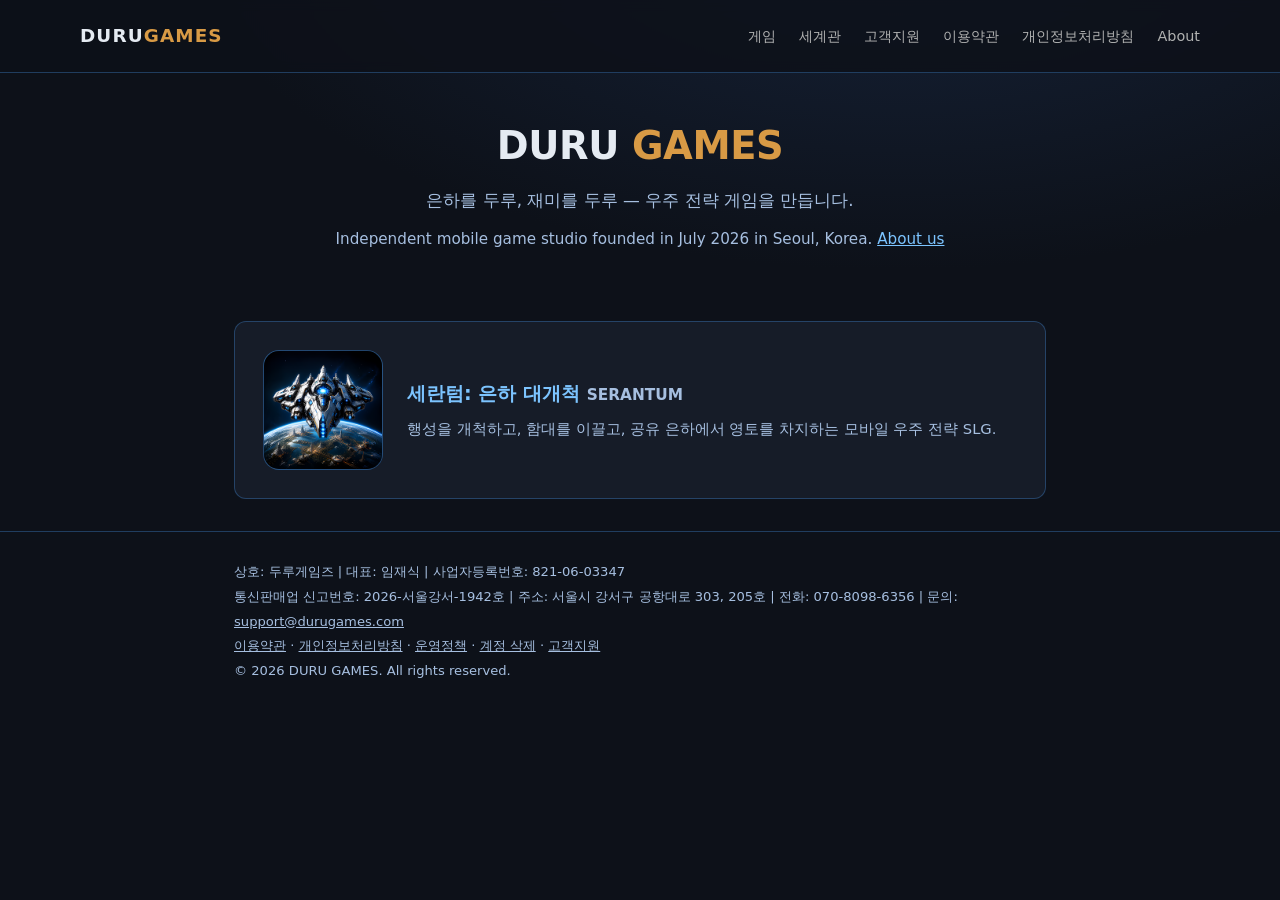
<file: index.html>
<!DOCTYPE html>
<html lang="ko">
<head>
<meta charset="utf-8">
<meta name="viewport" content="width=device-width, initial-scale=1">
<title>두루게임즈 | DURU GAMES</title>
<meta name="description" content="두루게임즈 — 우주 전략 게임 세란텀: 은하 대개척 개발사 | DURU GAMES is an independent mobile game studio founded in July 2026 in Seoul, Korea, maker of SERANTUM.">
<link rel="alternate" hreflang="en" href="https://durugames.com/about/">
<link rel="stylesheet" href="/style.css?v=20260812">
<script type="application/ld+json">
{
  "@context": "https://schema.org",
  "@type": "Organization",
  "name": "DURU GAMES",
  "alternateName": "두루게임즈",
  "url": "https://durugames.com/",
  "logo": "https://durugames.com/assets/serantum-icon.png",
  "foundingDate": "2026-07",
  "foundingLocation": { "@type": "Place", "name": "Seoul, Republic of Korea" },
  "founder": { "@type": "Person", "name": "Jaesik Lim", "alternateName": "임재식" },
  "legalName": "두루게임즈",
  "taxID": "821-06-03347",
  "address": {
    "@type": "PostalAddress",
    "streetAddress": "205, 303 Gonghang-daero",
    "addressLocality": "Gangseo-gu",
    "addressRegion": "Seoul",
    "addressCountry": "KR"
  },
  "contactPoint": [
    { "@type": "ContactPoint", "contactType": "business inquiries", "email": "contact@durugames.com", "telephone": "+82-70-8098-6356" },
    { "@type": "ContactPoint", "contactType": "customer support", "email": "support@durugames.com" }
  ],
  "sameAs": [
    "https://play.google.com/store/apps/details?id=com.durugames.astradominion",
    "https://apps.apple.com/kr/app/id6794236876",
    "https://github.com/durugames"
  ]
}
</script>
</head>
<body>
<header>
  <div class="wrap">
    <a class="logo" href="/">DURU<span>GAMES</span></a>
    <nav aria-label="주요 메뉴">
      <a href="/serantum/">게임</a>
      <a href="/serantum/world/">세계관</a>
      <a href="/support/">고객지원</a>
      <a href="/terms/">이용약관</a>
      <a href="/privacy/">개인정보처리방침</a>
      <a href="/about/">About</a>
    </nav>
  </div>
</header>

<main class="wrap">
  <div class="hero">
    <h1>DURU <span style="color:var(--brand)">GAMES</span></h1>
    <p>은하를 두루, 재미를 두루 — 우주 전략 게임을 만듭니다.</p>
    <p lang="en" style="color:var(--muted);font-size:0.95rem">Independent mobile game studio founded in July 2026 in Seoul, Korea. <a href="/about/">About us</a></p>
  </div>

  <a href="/serantum/" style="text-decoration:none">
    <div class="game-card">
      <div class="thumb"><img src="/assets/serantum-icon.png" alt="세란텀: 은하 대개척 아이콘" style="width:100%;height:100%;object-fit:cover;border-radius:15px"></div>
      <div>
        <h2>세란텀: 은하 대개척 <span style="color:var(--muted);font-size:0.8em">SERANTUM</span></h2>
        <p>행성을 개척하고, 함대를 이끌고, 공유 은하에서 영토를 차지하는 모바일 우주 전략 SLG.</p>
      </div>
    </div>
  </a>
</main>

<footer>
  <div class="wrap">
    상호: 두루게임즈 | 대표: 임재식 |
    사업자등록번호: 821-06-03347<br>
    통신판매업 신고번호: 2026-서울강서-1942호 |
    주소: 서울시 강서구 공항대로 303, 205호 | 전화: 070-8098-6356 |
    문의: <a href="mailto:support@durugames.com">support@durugames.com</a><br>
    <a href="/terms/">이용약관</a> · <a href="/privacy/">개인정보처리방침</a> · <a href="/operation/">운영정책</a> ·
    <a href="/delete/">계정 삭제</a> · <a href="/support/">고객지원</a><br>
    © 2026 DURU GAMES. All rights reserved.
  </div>
</footer>
</body>
</html>
</file>
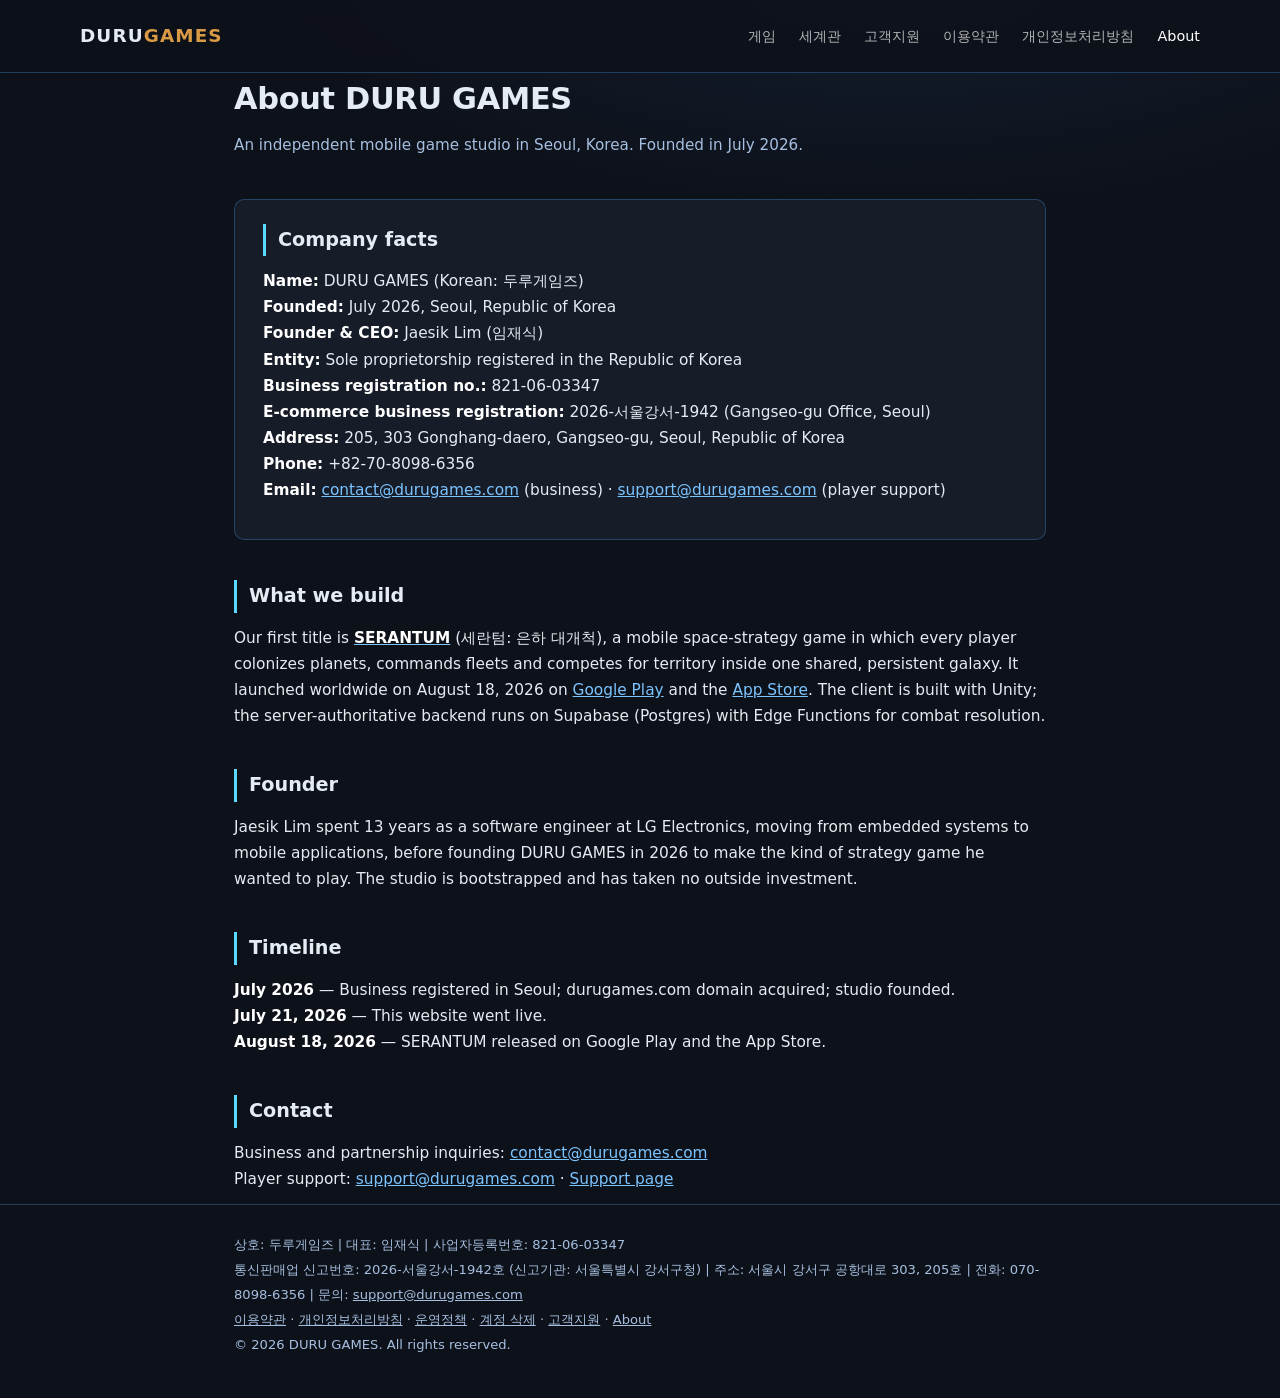
<file: about/index.html>
<!DOCTYPE html>
<html lang="en">
<head>
<meta charset="utf-8">
<meta name="viewport" content="width=device-width, initial-scale=1">
<title>About | DURU GAMES</title>
<meta name="description" content="DURU GAMES (두루게임즈) is an independent mobile game studio founded in July 2026 in Seoul, Korea. Maker of SERANTUM, a space-strategy game set in one shared galaxy.">
<link rel="canonical" href="https://durugames.com/about/">
<link rel="stylesheet" href="/style.css?v=20260812">
<script type="application/ld+json">
{
  "@context": "https://schema.org",
  "@type": "Organization",
  "name": "DURU GAMES",
  "alternateName": "두루게임즈",
  "url": "https://durugames.com/",
  "logo": "https://durugames.com/assets/serantum-icon.png",
  "foundingDate": "2026-07",
  "foundingLocation": { "@type": "Place", "name": "Seoul, Republic of Korea" },
  "founder": { "@type": "Person", "name": "Jaesik Lim", "alternateName": "임재식" },
  "legalName": "두루게임즈",
  "taxID": "821-06-03347",
  "address": {
    "@type": "PostalAddress",
    "streetAddress": "205, 303 Gonghang-daero",
    "addressLocality": "Gangseo-gu",
    "addressRegion": "Seoul",
    "addressCountry": "KR"
  },
  "contactPoint": [
    { "@type": "ContactPoint", "contactType": "business inquiries", "email": "contact@durugames.com", "telephone": "+82-70-8098-6356" },
    { "@type": "ContactPoint", "contactType": "customer support", "email": "support@durugames.com" }
  ],
  "sameAs": [
    "https://play.google.com/store/apps/details?id=com.durugames.astradominion",
    "https://apps.apple.com/kr/app/id6794236876",
    "https://github.com/durugames"
  ]
}
</script>
</head>
<body>
<header>
  <div class="wrap">
    <a class="logo" href="/">DURU<span>GAMES</span></a>
    <nav aria-label="주요 메뉴">
      <a href="/serantum/">게임</a>
      <a href="/serantum/world/">세계관</a>
      <a href="/support/">고객지원</a>
      <a href="/terms/">이용약관</a>
      <a href="/privacy/">개인정보처리방침</a>
      <a href="/about/" aria-current="page">About</a>
    </nav>
  </div>
</header>

<main class="wrap">
  <h1>About DURU GAMES</h1>
  <p class="sub">An independent mobile game studio in Seoul, Korea. Founded in July 2026.</p>

  <div class="card">
    <h2>Company facts</h2>
    <p><strong>Name:</strong> DURU GAMES (Korean: 두루게임즈)<br>
    <strong>Founded:</strong> July 2026, Seoul, Republic of Korea<br>
    <strong>Founder &amp; CEO:</strong> Jaesik Lim (임재식)<br>
    <strong>Entity:</strong> Sole proprietorship registered in the Republic of Korea<br>
    <strong>Business registration no.:</strong> 821-06-03347<br>
    <strong>E-commerce business registration:</strong> 2026-서울강서-1942 (Gangseo-gu Office, Seoul)<br>
    <strong>Address:</strong> 205, 303 Gonghang-daero, Gangseo-gu, Seoul, Republic of Korea<br>
    <strong>Phone:</strong> +82-70-8098-6356<br>
    <strong>Email:</strong> <a href="mailto:contact@durugames.com">contact@durugames.com</a> (business) ·
    <a href="mailto:support@durugames.com">support@durugames.com</a> (player support)</p>
  </div>

  <h2>What we build</h2>
  <p>Our first title is <a href="/serantum/"><strong>SERANTUM</strong></a> (세란텀: 은하 대개척), a mobile
  space-strategy game in which every player colonizes planets, commands fleets and competes for territory
  inside one shared, persistent galaxy. It launched worldwide on August 18, 2026 on
  <a href="https://play.google.com/store/apps/details?id=com.durugames.astradominion">Google Play</a> and the
  <a href="https://apps.apple.com/kr/app/id6794236876">App Store</a>. The client is built with Unity; the
  server-authoritative backend runs on Supabase (Postgres) with Edge Functions for combat resolution.</p>

  <h2>Founder</h2>
  <p>Jaesik Lim spent 13 years as a software engineer at LG Electronics, moving from embedded systems to
  mobile applications, before founding DURU GAMES in 2026 to make the kind of strategy game he wanted to
  play. The studio is bootstrapped and has taken no outside investment.</p>

  <h2>Timeline</h2>
  <p><strong>July 2026</strong> — Business registered in Seoul; durugames.com domain acquired; studio founded.<br>
  <strong>July 21, 2026</strong> — This website went live.<br>
  <strong>August 18, 2026</strong> — SERANTUM released on Google Play and the App Store.</p>

  <h2>Contact</h2>
  <p>Business and partnership inquiries: <a href="mailto:contact@durugames.com">contact@durugames.com</a><br>
  Player support: <a href="mailto:support@durugames.com">support@durugames.com</a> · <a href="/support/">Support page</a></p>
</main>

<footer>
  <div class="wrap">
    상호: 두루게임즈 | 대표: 임재식 |
    사업자등록번호: 821-06-03347<br>
    통신판매업 신고번호: 2026-서울강서-1942호 (신고기관: 서울특별시 강서구청) |
    주소: 서울시 강서구 공항대로 303, 205호 | 전화: 070-8098-6356 |
    문의: <a href="mailto:support@durugames.com">support@durugames.com</a><br>
    <a href="/terms/">이용약관</a> · <a href="/privacy/">개인정보처리방침</a> · <a href="/operation/">운영정책</a> ·
    <a href="/delete/">계정 삭제</a> · <a href="/support/">고객지원</a> · <a href="/about/">About</a><br>
    © 2026 DURU GAMES. All rights reserved.
  </div>
</footer>
</body>
</html>
</file>
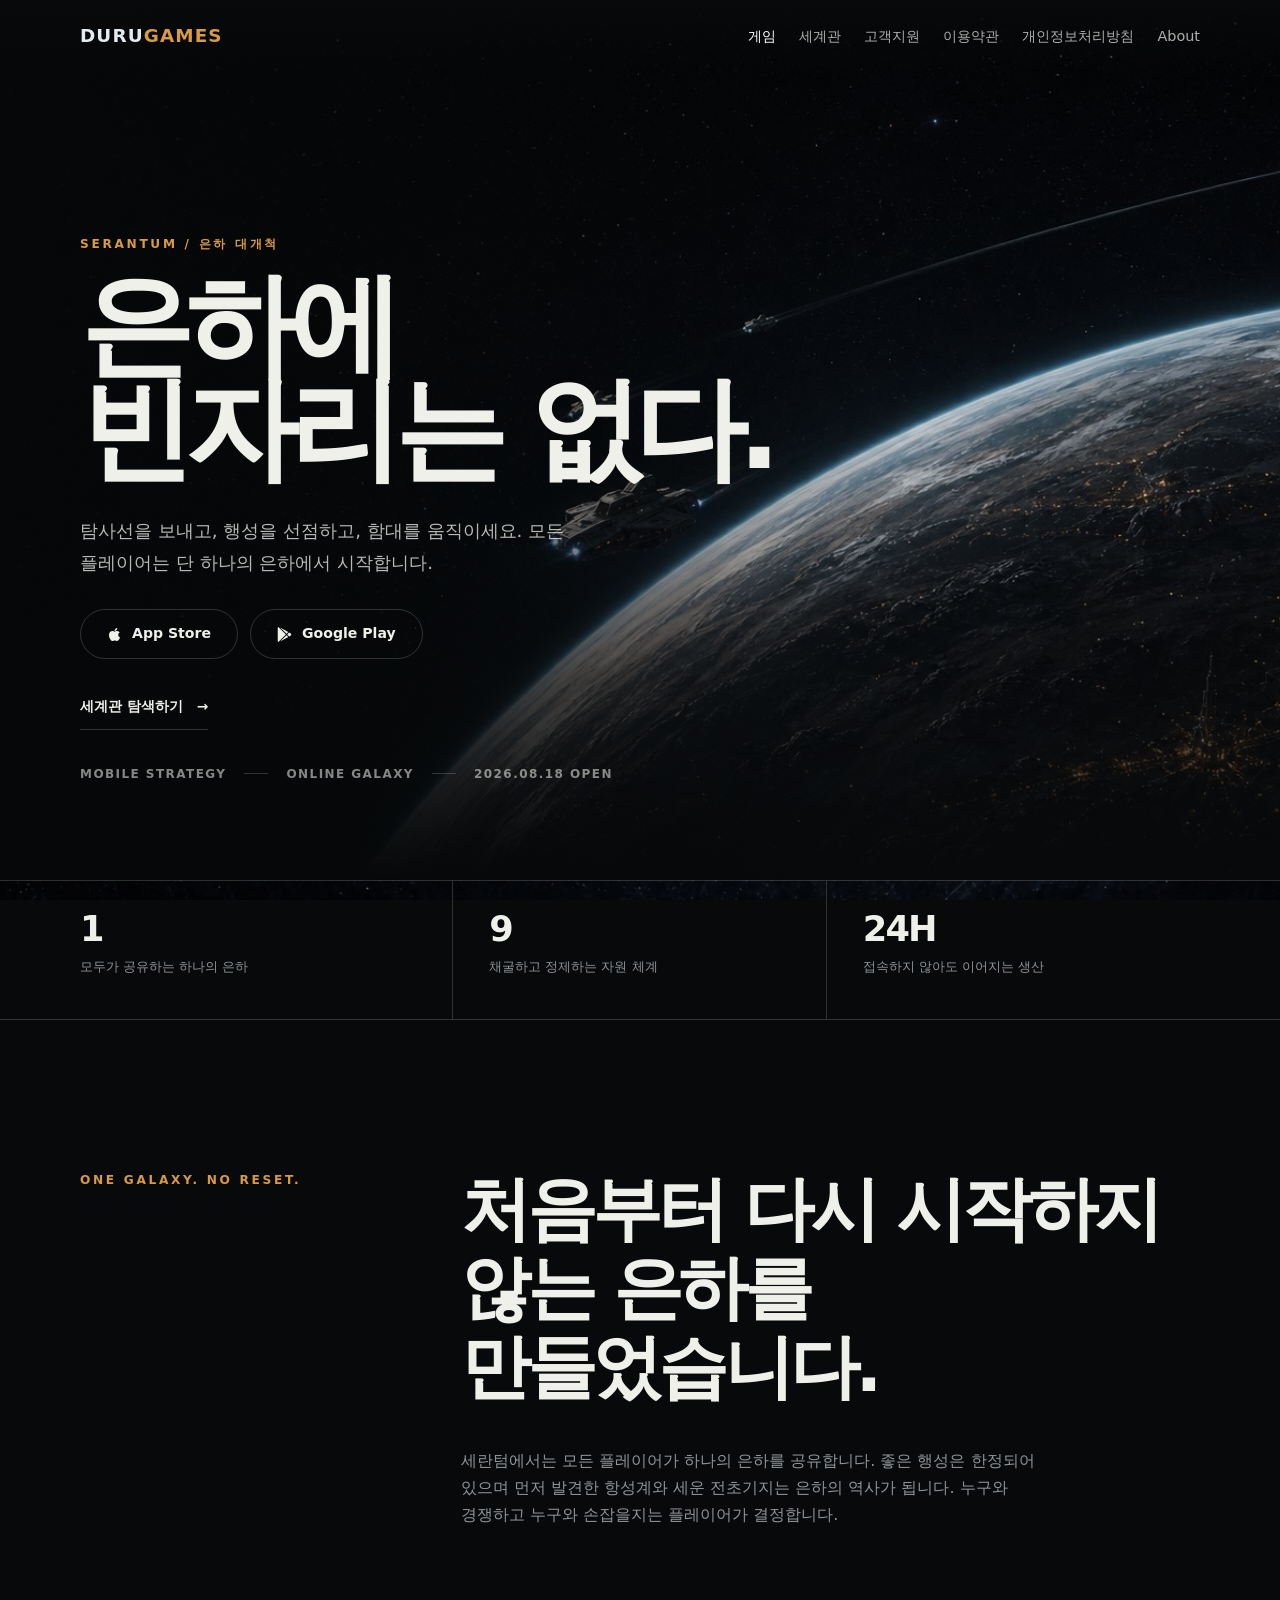
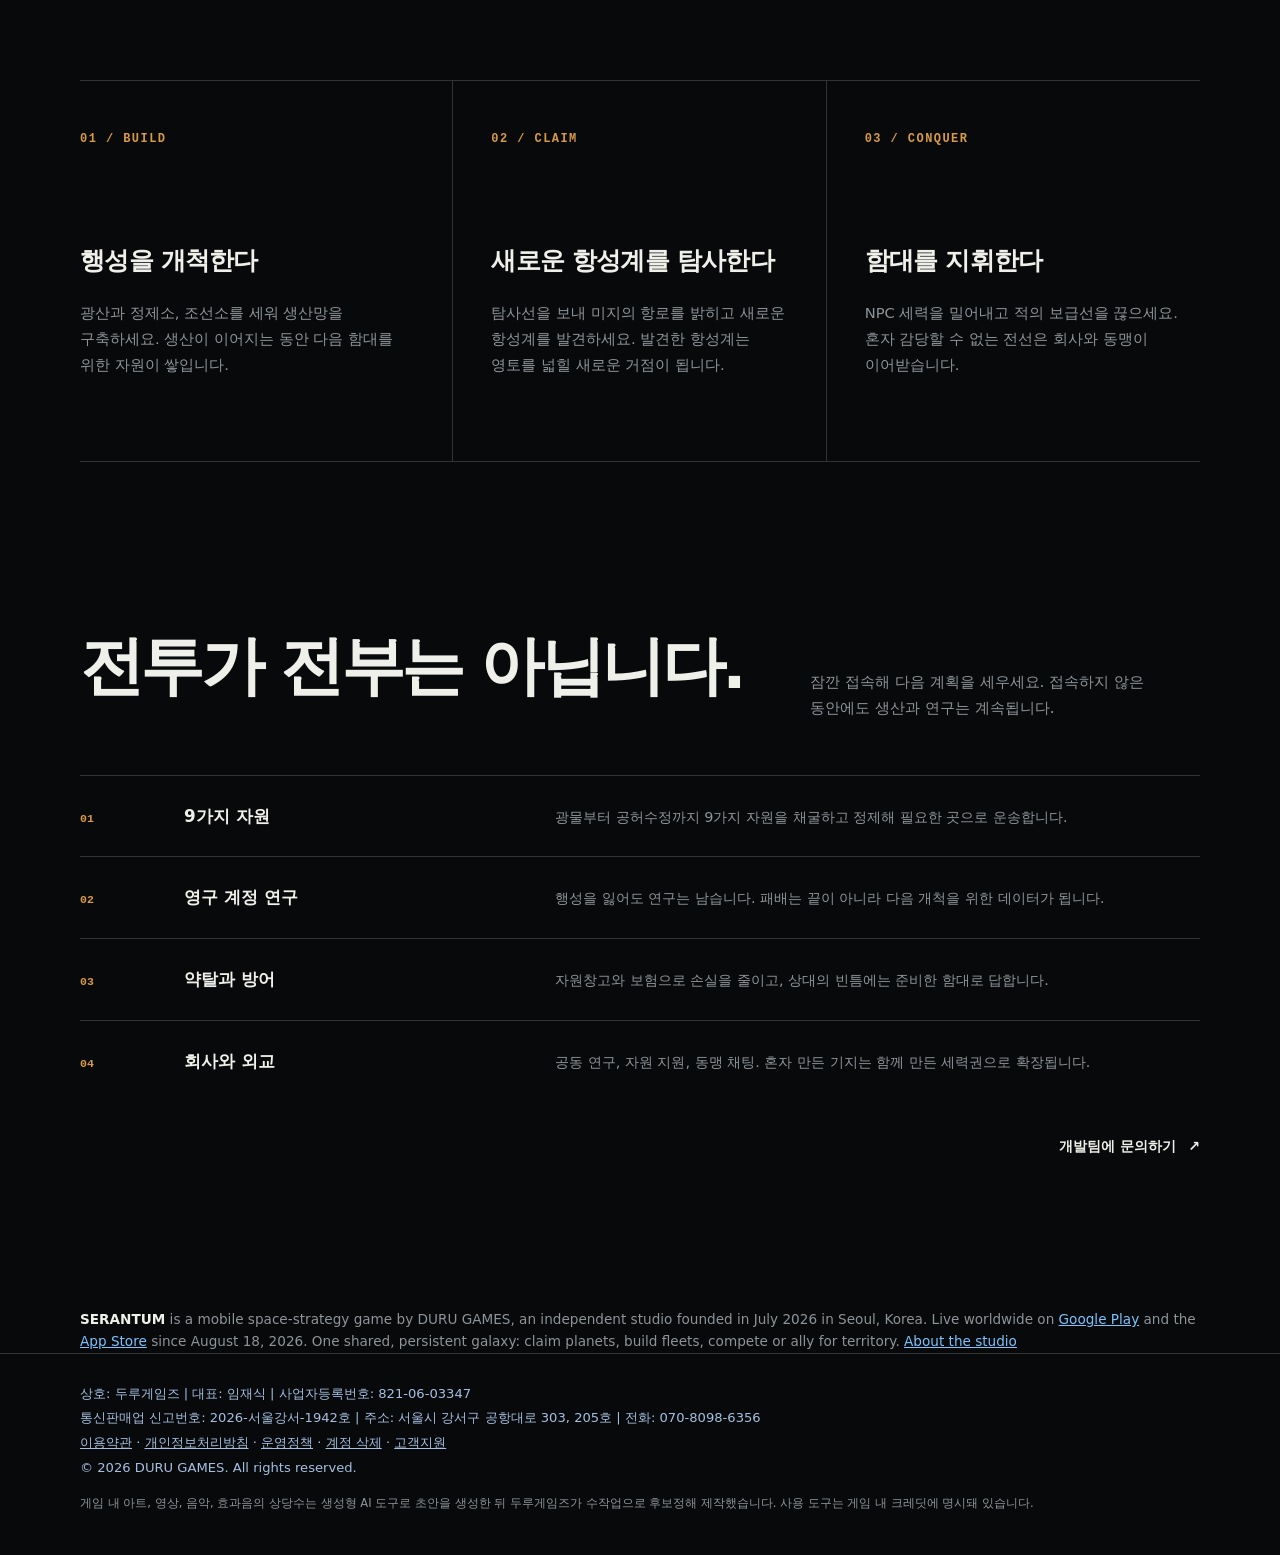
<file: astra-dominion/index.html>
<!DOCTYPE html>
<html lang="ko">
<head>
<meta charset="utf-8">
<meta name="viewport" content="width=device-width, initial-scale=1">
<meta http-equiv="refresh" content="0; url=/serantum/">
<link rel="canonical" href="https://durugames.com/serantum/">
<title>세란텀: 은하 대개척 | 두루게임즈</title>
<meta name="robots" content="noindex">
</head>
<body>
<p>게임 이름이 <strong>세란텀: 은하 대개척</strong>으로 변경되었습니다.
<a href="/serantum/">새 페이지로 이동</a></p>
</body>
</html>
</file>
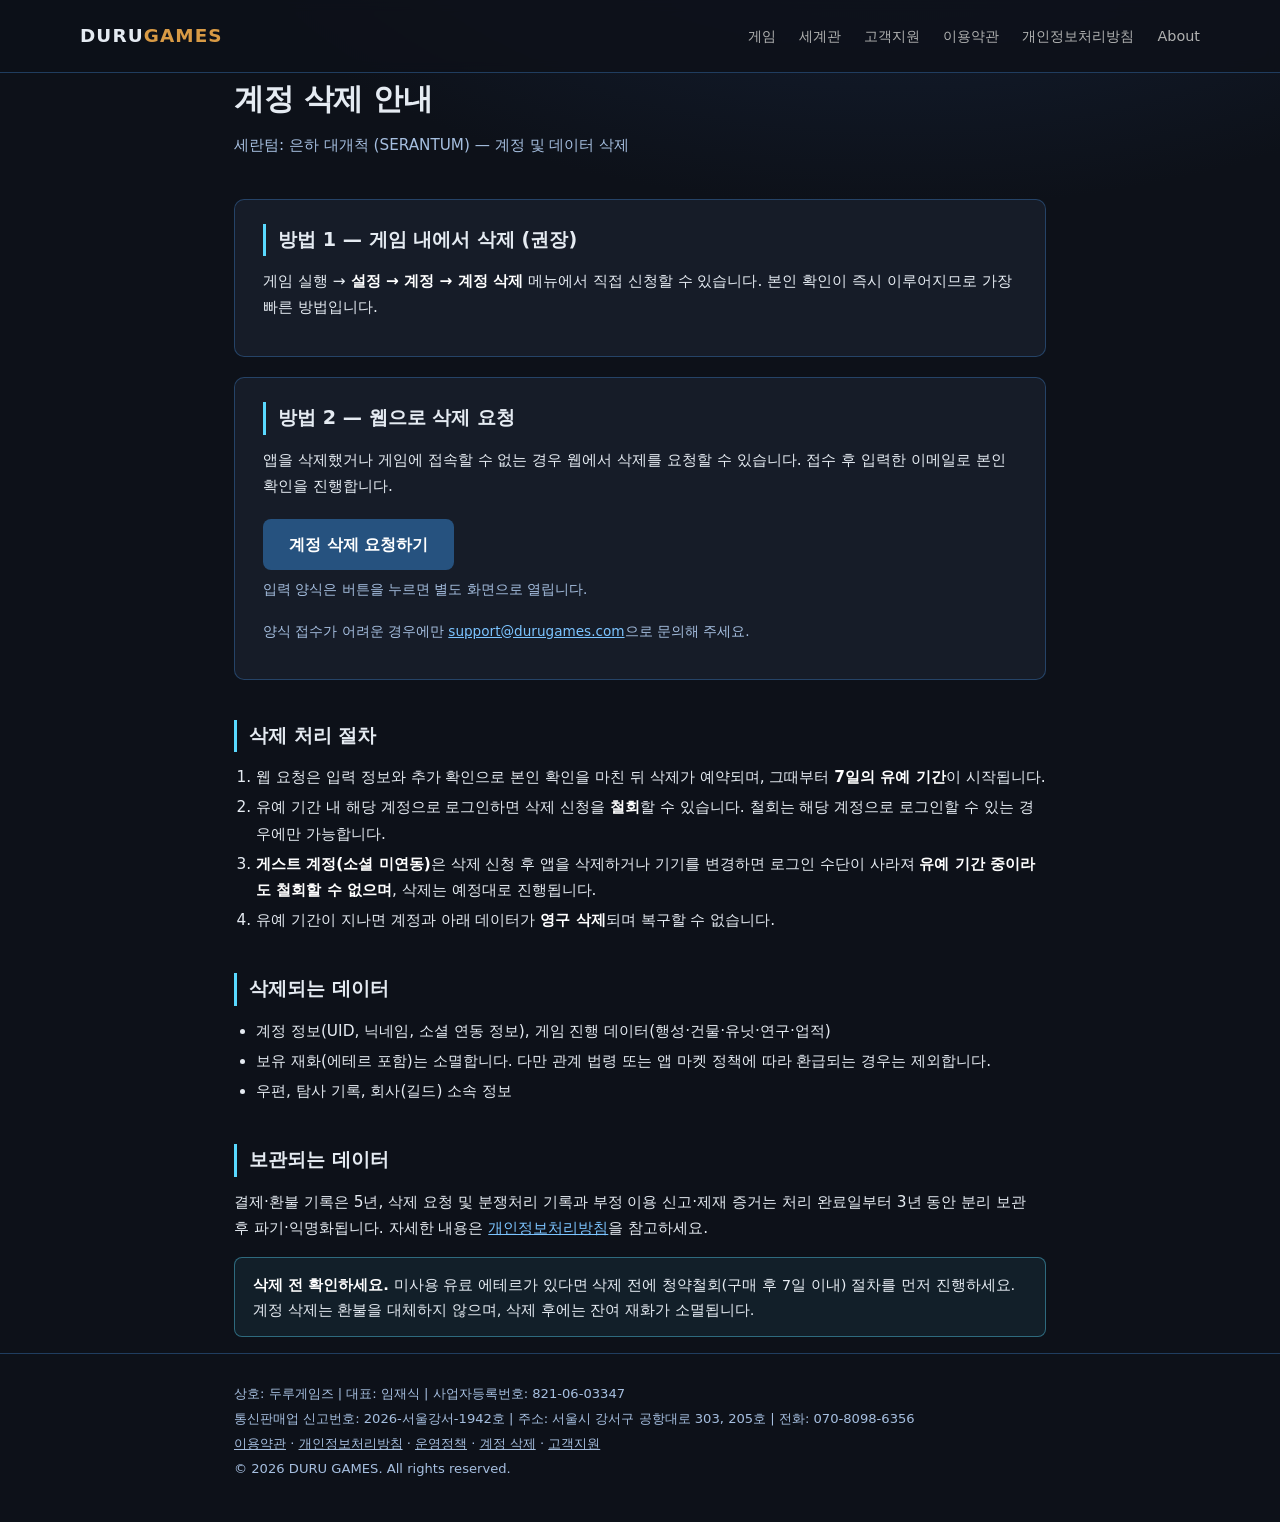
<file: delete/index.html>
<!DOCTYPE html>
<html lang="ko">
<head>
<meta charset="utf-8">
<meta name="viewport" content="width=device-width, initial-scale=1">
<title>계정 삭제 안내 | 두루게임즈</title>
<link rel="stylesheet" href="/style.css?v=20260812">
</head>
<body class="delete-page">
<header>
  <div class="wrap">
    <a class="logo" href="/">DURU<span>GAMES</span></a>
    <nav aria-label="주요 메뉴">
      <a href="/serantum/">게임</a>
      <a href="/serantum/world/">세계관</a>
      <a href="/support/">고객지원</a>
      <a href="/terms/">이용약관</a>
      <a href="/privacy/">개인정보처리방침</a>
      <a href="/about/">About</a>
    </nav>
  </div>
</header>

<main class="wrap">
  <h1>계정 삭제 안내</h1>
  <p class="sub">세란텀: 은하 대개척 (SERANTUM) — 계정 및 데이터 삭제</p>

  <div class="card">
    <h2>방법 1 — 게임 내에서 삭제 (권장)</h2>
    <p>게임 실행 → <strong>설정 → 계정 → 계정 삭제</strong> 메뉴에서 직접 신청할 수 있습니다.
    본인 확인이 즉시 이루어지므로 가장 빠른 방법입니다.</p>
  </div>

  <div class="card">
    <h2>방법 2 — 웹으로 삭제 요청</h2>
    <p>앱을 삭제했거나 게임에 접속할 수 없는 경우 웹에서 삭제를 요청할 수 있습니다.
    접수 후 입력한 이메일로 본인 확인을 진행합니다.</p>
    <button id="openDeletionDialog" class="btn" type="button" aria-haspopup="dialog"
      aria-controls="deletionDialog">계정 삭제 요청하기</button>
    <p class="form-help">입력 양식은 버튼을 누르면 별도 화면으로 열립니다.</p>
    <p class="support-note">양식 접수가 어려운 경우에만
      <a href="mailto:support@durugames.com">support@durugames.com</a>으로 문의해 주세요.</p>
  </div>

  <dialog id="deletionDialog" class="deletion-dialog" aria-labelledby="deletionDialogTitle"
    aria-describedby="deletionDialogDescription">
    <div class="dialog-shell">
      <div class="dialog-header">
        <div>
          <span>방법 2</span>
          <h2 id="deletionDialogTitle">웹 계정 삭제 요청</h2>
        </div>
        <button id="closeDeletionDialog" class="dialog-close" type="button"
          aria-label="삭제 요청 양식 닫기">×</button>
      </div>
      <div class="dialog-body">
        <p id="deletionDialogDescription" class="dialog-intro">접수 후 입력한 이메일로 본인 확인을 진행하며,
        확인이 끝나면 7일의 삭제 유예 기간이 시작됩니다.</p>

    <form id="deletionForm" class="request-form">
      <div class="form-grid">
        <div class="field">
          <label for="server">서버</label>
          <select id="server" name="server" required disabled>
            <option value="">서버를 불러오는 중…</option>
          </select>
        </div>
        <div class="field">
          <label for="provider">로그인 방식</label>
          <select id="provider" name="provider" required>
            <option value="">선택하세요</option>
            <option value="0">게스트</option>
            <option value="1">Google</option>
            <option value="2">Apple</option>
            <option value="3">모름</option>
          </select>
        </div>
        <div class="field">
          <label for="nickname">게임 닉네임</label>
          <input id="nickname" name="nickname" maxlength="16" autocomplete="off" required>
        </div>
        <div class="field">
          <label for="accountUid">계정 UID (선택)</label>
          <input id="accountUid" name="accountUid" inputmode="text" autocomplete="off"
            pattern="[0-9a-fA-F]{8}-[0-9a-fA-F]{4}-[0-9a-fA-F]{4}-[0-9a-fA-F]{4}-[0-9a-fA-F]{12}"
            maxlength="36">
          <small>알고 있다면 게임 내 설정 → 계정 화면의 UID를 입력해 주세요. 앱에 접속할 수 없다면 비워도 됩니다.</small>
        </div>
        <div class="field full">
          <label for="email">회신받을 이메일</label>
          <input id="email" name="email" type="email" maxlength="254" autocomplete="email" required>
          <small>가능하면 Google/Apple 계정에 연결된 이메일을 입력해 주세요.</small>
        </div>
        <div class="field full">
          <label for="reason">삭제 사유 (선택)</label>
          <select id="reason" name="reason">
            <option value="">응답하지 않음</option>
            <option value="0">더 이상 플레이하지 않음</option>
            <option value="1">기술적 문제</option>
            <option value="2">개인정보 우려</option>
            <option value="3">새 계정으로 다시 시작</option>
            <option value="4">게임 이용이 불편함</option>
            <option value="5">기타</option>
          </select>
        </div>
        <div class="field full">
          <label for="reasonDetail">추가 내용 (선택)</label>
          <textarea id="reasonDetail" name="reasonDetail" maxlength="500"></textarea>
        </div>
        <div class="field full">
          <label for="confirmation">삭제 확인 메시지</label>
          <input id="confirmation" name="confirmation" autocomplete="off"
            placeholder="계정 삭제를 요청합니다" required>
          <small><strong>계정 삭제를 요청합니다</strong>를 그대로 입력해 주세요.</small>
        </div>
      </div>

      <label class="check-field">
        <input id="privacyAgree" name="privacyAgree" type="checkbox" required>
        <span><strong>[필수] 개인정보 수집·이용 동의</strong><br>
        목적: 본인 확인과 계정 삭제 요청 처리 · 항목: 이메일, 로그인 방식, 서버, 닉네임,
        선택 입력한 UID·삭제 사유·추가 내용 · 보유기간: 요청 처리 완료일부터 3년.
        동의를 거부할 수 있으나 웹에서 삭제 요청을 접수할 수 없습니다. 자세한 내용은
        <a href="/privacy/" target="_blank" rel="noopener">개인정보처리방침</a>을 확인해 주세요.</span>
      </label>

      <div class="form-actions">
        <button id="submitButton" class="btn" type="submit">삭제 요청 접수</button>
        <span id="formStatus" class="form-status" role="status" aria-live="polite"></span>
      </div>
    </form>
      </div>
    </div>
  </dialog>

  <h2>삭제 처리 절차</h2>
  <ol>
    <li>웹 요청은 입력 정보와 추가 확인으로 본인 확인을 마친 뒤 삭제가 예약되며, 그때부터 <strong>7일의 유예 기간</strong>이 시작됩니다.</li>
    <li>유예 기간 내 해당 계정으로 로그인하면 삭제 신청을 <strong>철회</strong>할 수 있습니다.
      철회는 해당 계정으로 로그인할 수 있는 경우에만 가능합니다.</li>
    <li><strong>게스트 계정(소셜 미연동)</strong>은 삭제 신청 후 앱을 삭제하거나 기기를 변경하면
      로그인 수단이 사라져 <strong>유예 기간 중이라도 철회할 수 없으며</strong>, 삭제는 예정대로
      진행됩니다.</li>
    <li>유예 기간이 지나면 계정과 아래 데이터가 <strong>영구 삭제</strong>되며 복구할 수 없습니다.</li>
  </ol>

  <h2>삭제되는 데이터</h2>
  <ul>
    <li>계정 정보(UID, 닉네임, 소셜 연동 정보), 게임 진행 데이터(행성·건물·유닛·연구·업적)</li>
    <li>보유 재화(에테르 포함)는 소멸합니다. 다만 관계 법령 또는 앱 마켓 정책에 따라 환급되는 경우는 제외합니다.</li>
    <li>우편, 탐사 기록, 회사(길드) 소속 정보</li>
  </ul>

  <h2>보관되는 데이터</h2>
  <p>결제·환불 기록은 5년, 삭제 요청 및 분쟁처리 기록과 부정 이용 신고·제재 증거는 처리 완료일부터 3년 동안 분리 보관 후 파기·익명화됩니다.
  자세한 내용은 <a href="/privacy/">개인정보처리방침</a>을 참고하세요.</p>

  <div class="notice">
    <strong>삭제 전 확인하세요.</strong> 미사용 유료 에테르가 있다면 삭제 전에 청약철회(구매 후
    7일 이내) 절차를 먼저 진행하세요. 계정 삭제는 환불을 대체하지 않으며, 삭제 후에는 잔여
    재화가 소멸됩니다.
  </div>
</main>

<footer>
  <div class="wrap">
    상호: 두루게임즈 | 대표: 임재식 | 사업자등록번호: 821-06-03347<br>
    통신판매업 신고번호: 2026-서울강서-1942호 | 주소: 서울시 강서구 공항대로 303, 205호 | 전화: 070-8098-6356<br>
    <a href="/terms/">이용약관</a> · <a href="/privacy/">개인정보처리방침</a> · <a href="/operation/">운영정책</a> ·
    <a href="/delete/">계정 삭제</a> · <a href="/support/">고객지원</a><br>
    © 2026 DURU GAMES. All rights reserved.
  </div>
</footer>
<script>
"use strict";
const API_URL = "https://pyovnoawlxfkxhjtgufp.supabase.co/rest/v1/rpc/";
const API_KEY = "sb_publishable_7QAgMo3bU4GZm6Np-0a4Ow_2uLZ2VWo";
const CONFIRMATION = "계정 삭제를 요청합니다";
const deletionDialog = document.getElementById("deletionDialog");
const openDialogButton = document.getElementById("openDeletionDialog");
const closeDialogButton = document.getElementById("closeDeletionDialog");
const form = document.getElementById("deletionForm");
const server = document.getElementById("server");
const statusEl = document.getElementById("formStatus");
const submitButton = document.getElementById("submitButton");
let serversLoaded = false;
const ERROR_MESSAGES = {
  invalid_uid: "계정 UID 형식을 확인해 주세요.",
  invalid_nickname: "게임 닉네임을 확인해 주세요.",
  invalid_email: "이메일 주소를 확인해 주세요.",
  invalid_provider: "로그인 방식을 선택해 주세요.",
  invalid_reason: "삭제 사유를 확인해 주세요.",
  confirmation_required: "삭제 확인 메시지를 정확히 입력해 주세요.",
  privacy_agreement_required: "개인정보 수집·이용에 동의해 주세요.",
  invalid_server: "서버를 다시 선택해 주세요.",
  account_not_found: "입력한 계정 정보가 서로 일치하지 않습니다.",
};

async function rpc(name, body) {
  const response = await fetch(API_URL + name, {
    method: "POST",
    headers: {
      "apikey": API_KEY,
      "Authorization": "Bearer " + API_KEY,
      "Content-Type": "application/json",
    },
    body: JSON.stringify(body || {}),
  });
  const result = await response.json().catch(() => null);
  if (!response.ok) throw new Error(result?.message || "요청을 처리하지 못했습니다.");
  return result;
}

async function loadServers() {
  try {
    const rows = await rpc("list_web_deletion_servers");
    server.innerHTML = '<option value="">선택하세요</option>' + rows.map(row =>
      `<option value="${Number(row.id)}">${String(row.name).replace(/[&<>"']/g, c => ({"&":"&amp;","<":"&lt;",">":"&gt;",'"':"&quot;","'":"&#39;"}[c]))}</option>`
    ).join("");
    server.disabled = false;
  } catch (_) {
    server.innerHTML = '<option value="1">Galaxy-01</option>';
    server.disabled = false;
    statusEl.textContent = "서버 목록을 불러오지 못해 기본 서버로 표시했습니다.";
  }
}

openDialogButton.addEventListener("click", () => {
  deletionDialog.showModal();
  if (!serversLoaded) {
    serversLoaded = true;
    loadServers();
  }
});

closeDialogButton.addEventListener("click", () => deletionDialog.close());
deletionDialog.addEventListener("click", event => {
  const bounds = deletionDialog.getBoundingClientRect();
  const inside = event.clientX >= bounds.left && event.clientX <= bounds.right &&
    event.clientY >= bounds.top && event.clientY <= bounds.bottom;
  if (!inside) deletionDialog.close();
});

form.addEventListener("submit", async event => {
  event.preventDefault();
  statusEl.className = "form-status";
  if (form.confirmation.value.trim() !== CONFIRMATION) {
    statusEl.textContent = "삭제 확인 메시지를 정확히 입력해 주세요.";
    statusEl.classList.add("error");
    form.confirmation.focus();
    return;
  }
  submitButton.disabled = true;
  statusEl.textContent = "접수 중…";
  try {
    const result = await rpc("submit_web_account_deletion_request", {
      p_account_uid: form.accountUid.value.trim(),
      p_email: form.email.value.trim(),
      p_nickname: form.nickname.value.trim(),
      p_galaxy_id: Number(form.server.value),
      p_provider: Number(form.provider.value),
      p_reason: form.reason.value === "" ? null : Number(form.reason.value),
      p_reason_detail: form.reasonDetail.value.trim(),
      p_confirmation: form.confirmation.value.trim(),
      p_privacy_agreed: form.privacyAgree.checked,
    });
    if (!result?.ok) throw new Error(ERROR_MESSAGES[result?.reason] || "입력 내용을 확인해 주세요.");
    statusEl.textContent = `접수되었습니다. 요청 번호는 #${result.request_id}입니다.`;
    statusEl.classList.add("ok");
    form.reset();
  } catch (error) {
    statusEl.textContent = "접수하지 못했습니다. 잠시 후 다시 시도해 주세요. (" + error.message + ")";
    statusEl.classList.add("error");
  } finally {
    submitButton.disabled = false;
  }
});

</script>
</body>
</html>
</file>
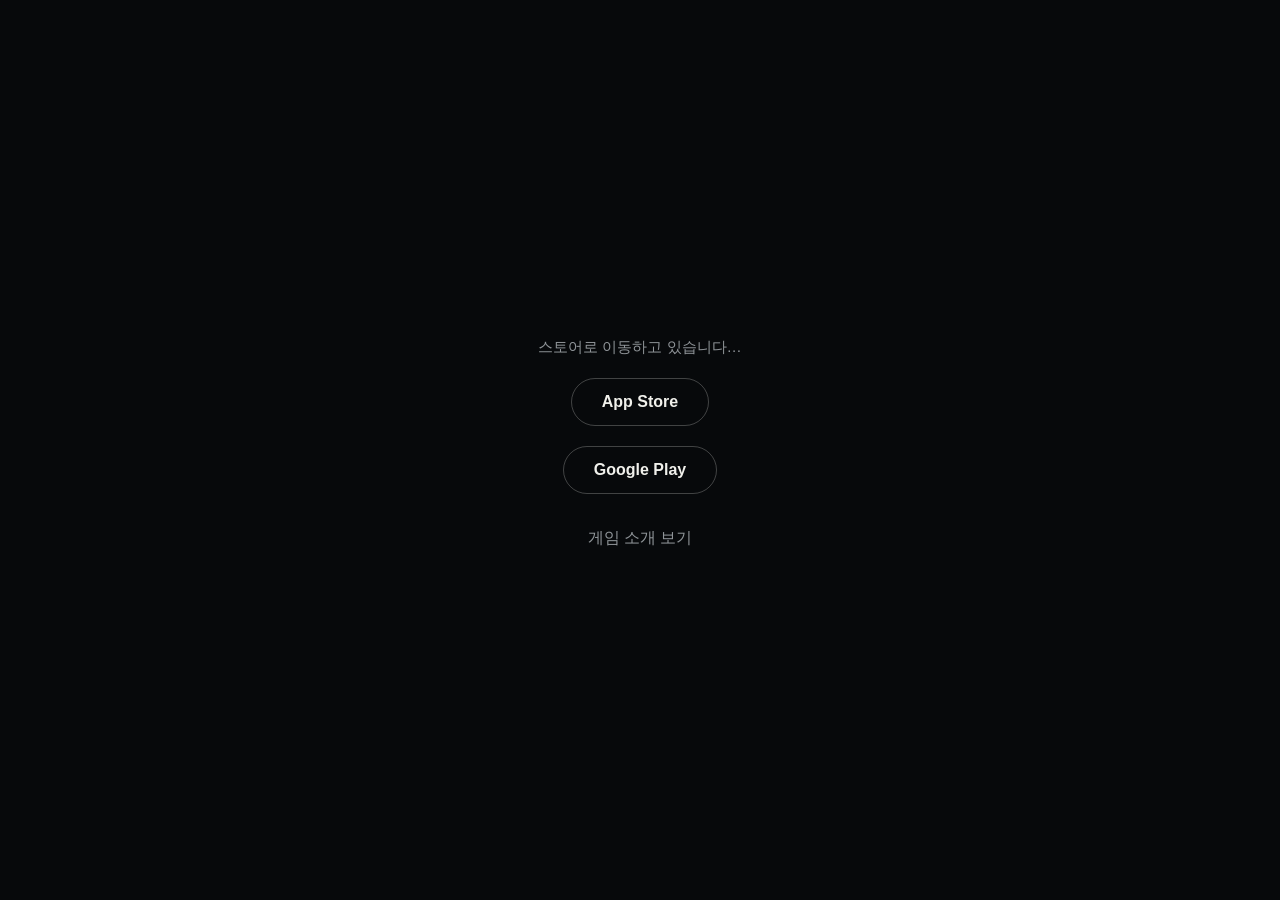
<file: go/index.html>
<!DOCTYPE html>
<html lang="ko">
<head>
<meta charset="utf-8">
<meta name="viewport" content="width=device-width, initial-scale=1">
<meta name="robots" content="noindex">
<title>세란텀: 은하 대개척 설치</title>
<style>
  body { margin:0; min-height:100svh; display:flex; flex-direction:column; align-items:center; justify-content:center;
         gap:20px; background:#07090b; color:#f0f0eb; font-family:-apple-system, "Pretendard", sans-serif; }
  p { margin:0; color:#8f9498; font-size:0.95rem; }
  a { padding:14px 30px; border:1px solid rgba(240,240,235,0.25); border-radius:999px;
      color:#f0f0eb; font-weight:650; text-decoration:none; }
  a:hover { border-color:#d89a45; color:#d89a45; }
</style>
</head>
<body>
<p>스토어로 이동하고 있습니다…</p>
<a href="https://apps.apple.com/kr/app/id6794236876">App Store</a>
<a href="https://play.google.com/store/apps/details?id=com.durugames.astradominion">Google Play</a>
<a href="/serantum/" style="border:0;color:#8f9498;font-weight:400">게임 소개 보기</a>
<script>
  // 기기 판별 즉시 리디렉션 — 판별 불가(PC 등)면 버튼 화면 유지
  var ua = navigator.userAgent;
  if (/android/i.test(ua))
    location.replace("https://play.google.com/store/apps/details?id=com.durugames.astradominion");
  else if (/iphone|ipad|ipod/i.test(ua))
    location.replace("https://apps.apple.com/kr/app/id6794236876");
</script>
</body>
</html>
</file>
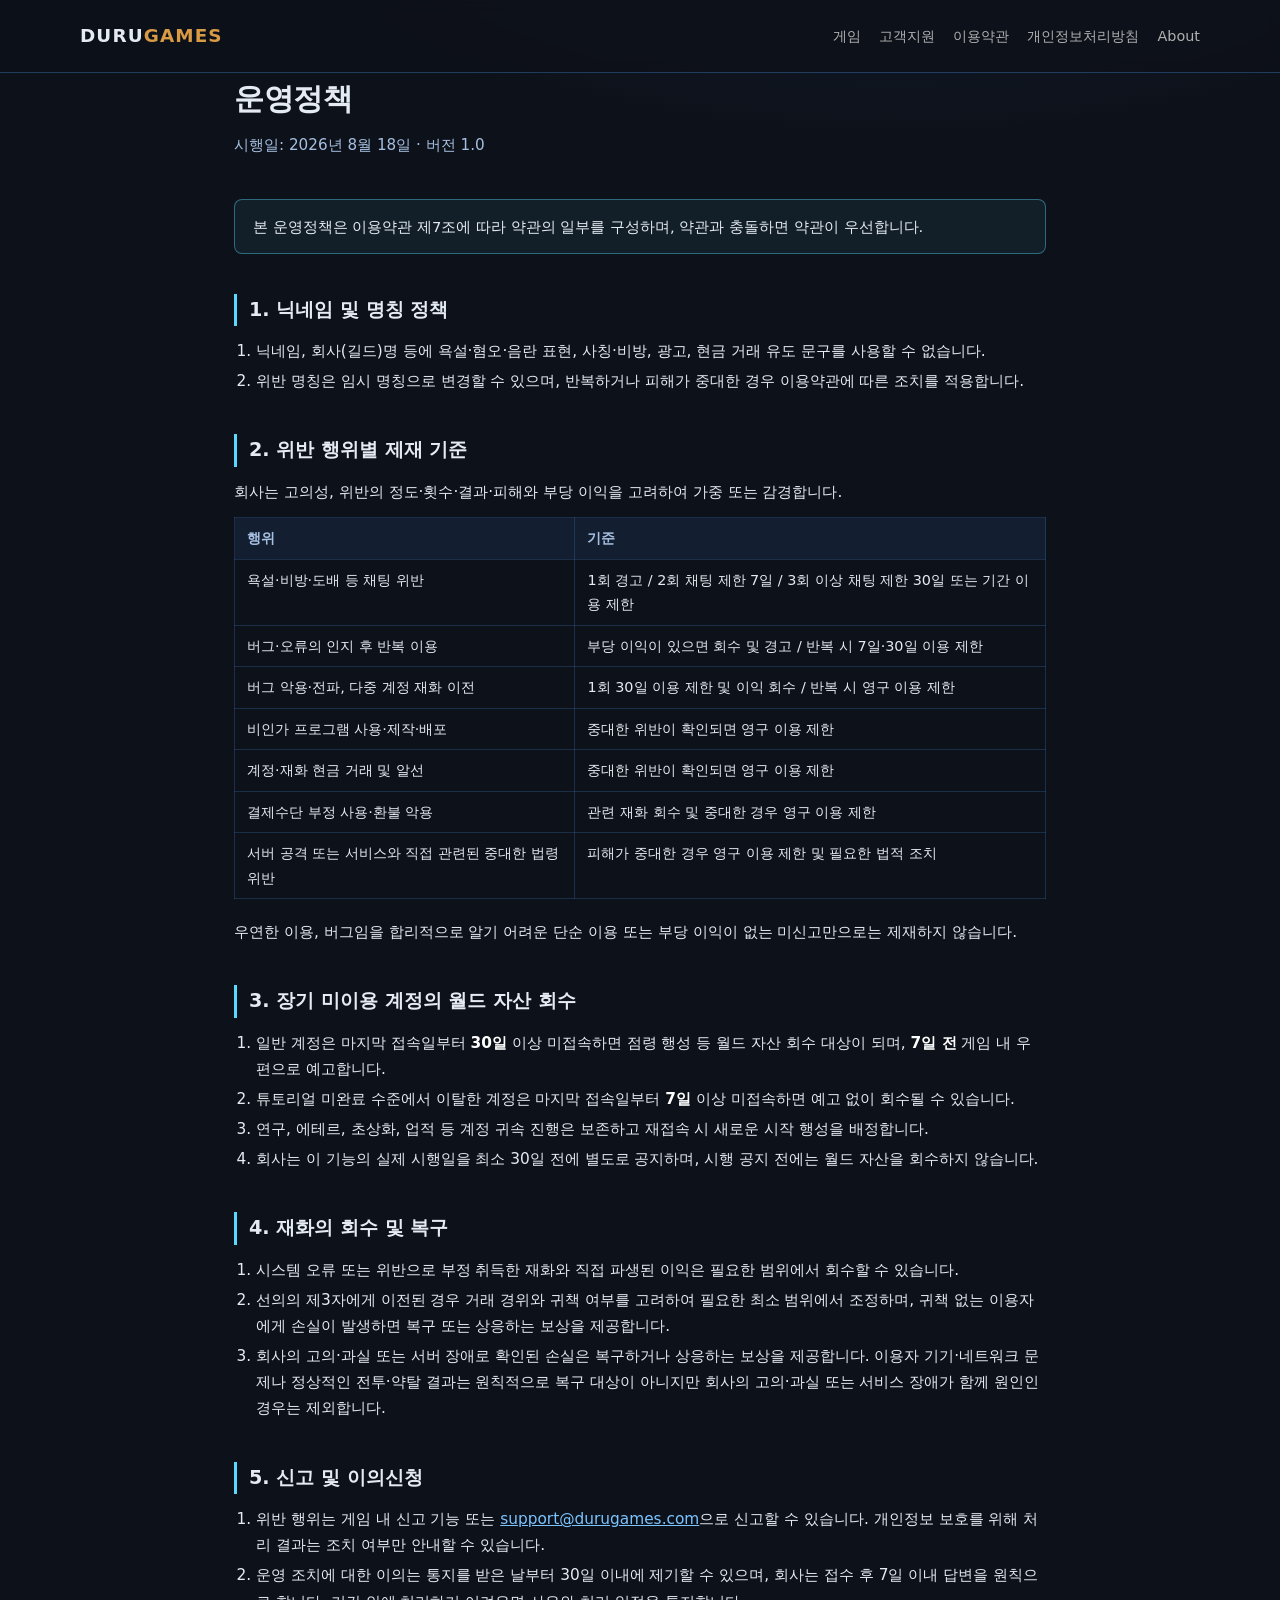
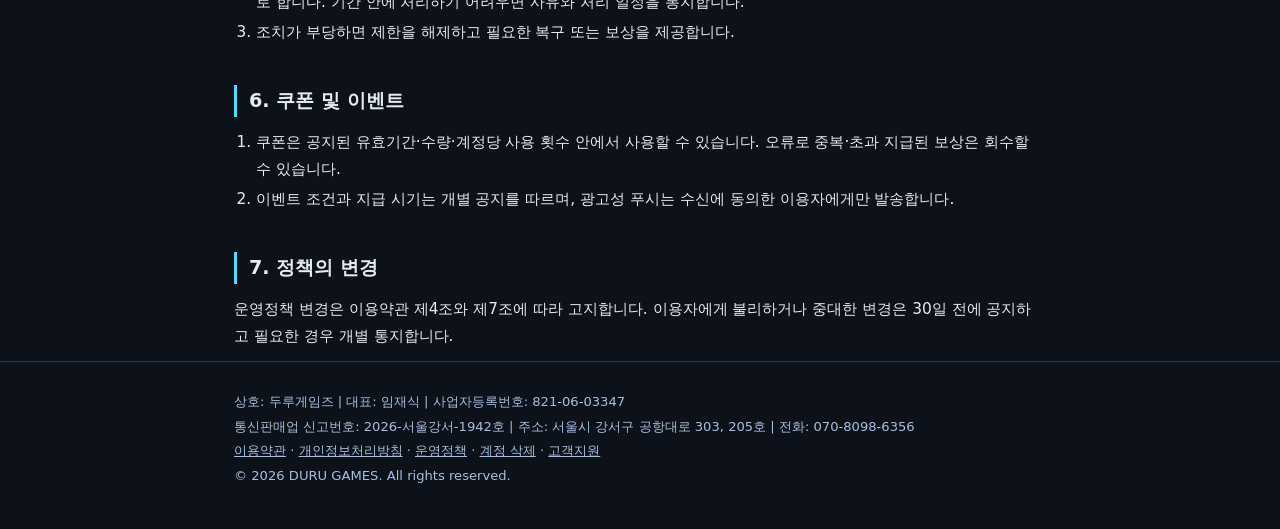
<file: operation/index.html>
<!DOCTYPE html>
<html lang="ko">
<head>
<meta charset="utf-8">
<meta name="viewport" content="width=device-width, initial-scale=1">
<title>운영정책 | 두루게임즈</title>
<link rel="stylesheet" href="/style.css?v=20260812">
</head>
<body>
<header><div class="wrap">
  <a class="logo" href="/">DURU<span>GAMES</span></a>
  <nav><a href="/serantum/">게임</a><a href="/support/">고객지원</a><a href="/terms/">이용약관</a><a href="/privacy/">개인정보처리방침</a><a href="/about/">About</a></nav>
</div></header>

<main class="wrap">
  <h1>운영정책</h1>
  <p class="sub">시행일: 2026년 8월 18일 · 버전 1.0</p>
  <div class="notice">본 운영정책은 이용약관 제7조에 따라 약관의 일부를 구성하며, 약관과 충돌하면 약관이 우선합니다.</div>

  <h2>1. 닉네임 및 명칭 정책</h2>
  <ol>
    <li>닉네임, 회사(길드)명 등에 욕설·혐오·음란 표현, 사칭·비방, 광고, 현금 거래 유도 문구를 사용할 수 없습니다.</li>
    <li>위반 명칭은 임시 명칭으로 변경할 수 있으며, 반복하거나 피해가 중대한 경우 이용약관에 따른 조치를 적용합니다.</li>
  </ol>

  <h2>2. 위반 행위별 제재 기준</h2>
  <p>회사는 고의성, 위반의 정도·횟수·결과·피해와 부당 이익을 고려하여 가중 또는 감경합니다.</p>
  <table>
    <tr><th>행위</th><th>기준</th></tr>
    <tr><td>욕설·비방·도배 등 채팅 위반</td><td>1회 경고 / 2회 채팅 제한 7일 / 3회 이상 채팅 제한 30일 또는 기간 이용 제한</td></tr>
    <tr><td>버그·오류의 인지 후 반복 이용</td><td>부당 이익이 있으면 회수 및 경고 / 반복 시 7일·30일 이용 제한</td></tr>
    <tr><td>버그 악용·전파, 다중 계정 재화 이전</td><td>1회 30일 이용 제한 및 이익 회수 / 반복 시 영구 이용 제한</td></tr>
    <tr><td>비인가 프로그램 사용·제작·배포</td><td>중대한 위반이 확인되면 영구 이용 제한</td></tr>
    <tr><td>계정·재화 현금 거래 및 알선</td><td>중대한 위반이 확인되면 영구 이용 제한</td></tr>
    <tr><td>결제수단 부정 사용·환불 악용</td><td>관련 재화 회수 및 중대한 경우 영구 이용 제한</td></tr>
    <tr><td>서버 공격 또는 서비스와 직접 관련된 중대한 법령 위반</td><td>피해가 중대한 경우 영구 이용 제한 및 필요한 법적 조치</td></tr>
  </table>
  <p>우연한 이용, 버그임을 합리적으로 알기 어려운 단순 이용 또는 부당 이익이 없는 미신고만으로는 제재하지 않습니다.</p>

  <h2>3. 장기 미이용 계정의 월드 자산 회수</h2>
  <ol>
    <li>일반 계정은 마지막 접속일부터 <strong>30일</strong> 이상 미접속하면 점령 행성 등 월드 자산 회수 대상이 되며, <strong>7일 전</strong> 게임 내 우편으로 예고합니다.</li>
    <li>튜토리얼 미완료 수준에서 이탈한 계정은 마지막 접속일부터 <strong>7일</strong> 이상 미접속하면 예고 없이 회수될 수 있습니다.</li>
    <li>연구, 에테르, 초상화, 업적 등 계정 귀속 진행은 보존하고 재접속 시 새로운 시작 행성을 배정합니다.</li>
    <li>회사는 이 기능의 실제 시행일을 최소 30일 전에 별도로 공지하며, 시행 공지 전에는 월드 자산을 회수하지 않습니다.</li>
  </ol>

  <h2>4. 재화의 회수 및 복구</h2>
  <ol>
    <li>시스템 오류 또는 위반으로 부정 취득한 재화와 직접 파생된 이익은 필요한 범위에서 회수할 수 있습니다.</li>
    <li>선의의 제3자에게 이전된 경우 거래 경위와 귀책 여부를 고려하여 필요한 최소 범위에서 조정하며, 귀책 없는 이용자에게 손실이 발생하면 복구 또는 상응하는 보상을 제공합니다.</li>
    <li>회사의 고의·과실 또는 서버 장애로 확인된 손실은 복구하거나 상응하는 보상을 제공합니다. 이용자 기기·네트워크 문제나 정상적인 전투·약탈 결과는 원칙적으로 복구 대상이 아니지만 회사의 고의·과실 또는 서비스 장애가 함께 원인인 경우는 제외합니다.</li>
  </ol>

  <h2>5. 신고 및 이의신청</h2>
  <ol>
    <li>위반 행위는 게임 내 신고 기능 또는 <a href="mailto:support@durugames.com">support@durugames.com</a>으로 신고할 수 있습니다. 개인정보 보호를 위해 처리 결과는 조치 여부만 안내할 수 있습니다.</li>
    <li>운영 조치에 대한 이의는 통지를 받은 날부터 30일 이내에 제기할 수 있으며, 회사는 접수 후 7일 이내 답변을 원칙으로 합니다. 기간 안에 처리하기 어려우면 사유와 처리 일정을 통지합니다.</li>
    <li>조치가 부당하면 제한을 해제하고 필요한 복구 또는 보상을 제공합니다.</li>
  </ol>

  <h2>6. 쿠폰 및 이벤트</h2>
  <ol>
    <li>쿠폰은 공지된 유효기간·수량·계정당 사용 횟수 안에서 사용할 수 있습니다. 오류로 중복·초과 지급된 보상은 회수할 수 있습니다.</li>
    <li>이벤트 조건과 지급 시기는 개별 공지를 따르며, 광고성 푸시는 수신에 동의한 이용자에게만 발송합니다.</li>
  </ol>

  <h2>7. 정책의 변경</h2>
  <p>운영정책 변경은 이용약관 제4조와 제7조에 따라 고지합니다. 이용자에게 불리하거나 중대한 변경은 30일 전에 공지하고 필요한 경우 개별 통지합니다.</p>
</main>

<footer><div class="wrap">
  상호: 두루게임즈 | 대표: 임재식 | 사업자등록번호: 821-06-03347<br>
  통신판매업 신고번호: 2026-서울강서-1942호 | 주소: 서울시 강서구 공항대로 303, 205호 | 전화: 070-8098-6356<br>
  <a href="/terms/">이용약관</a> · <a href="/privacy/">개인정보처리방침</a> · <a href="/operation/">운영정책</a> · <a href="/delete/">계정 삭제</a> · <a href="/support/">고객지원</a><br>
  © 2026 DURU GAMES. All rights reserved.
</div></footer>
</body>
</html>
</file>
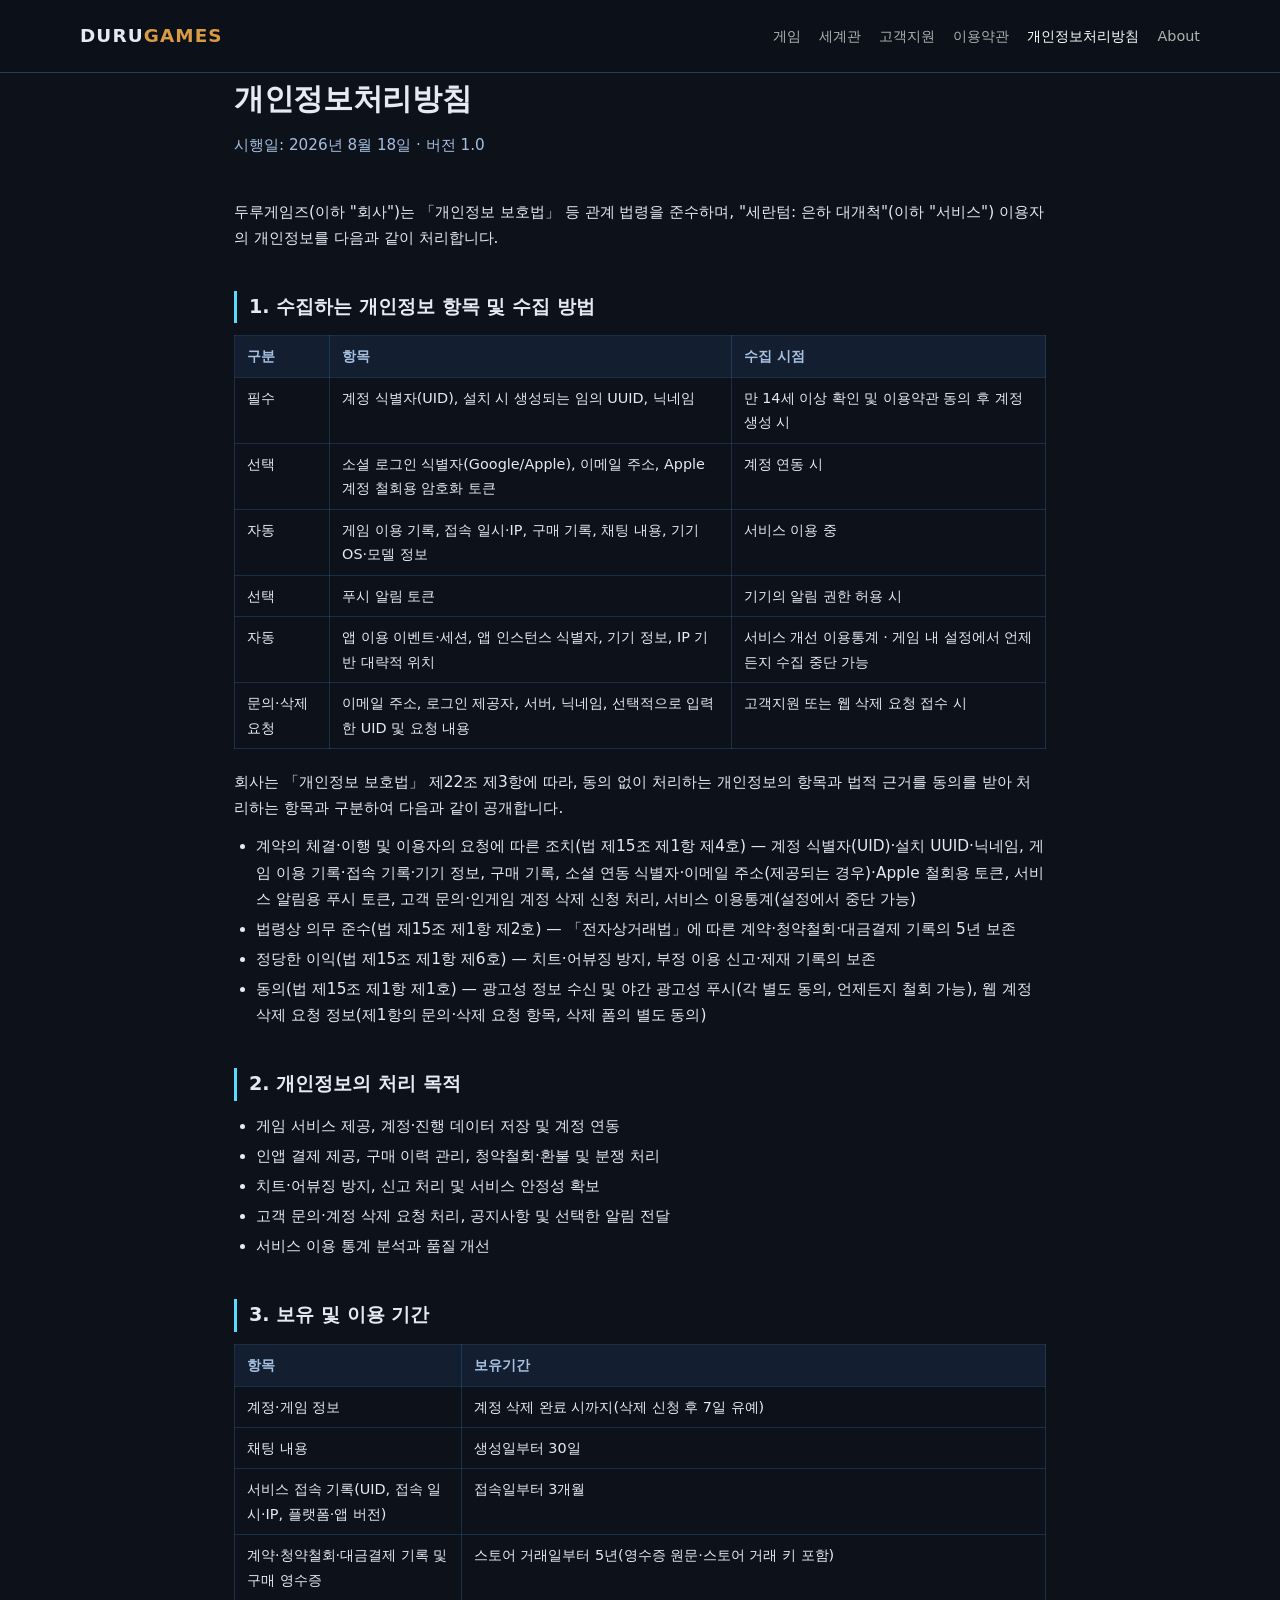
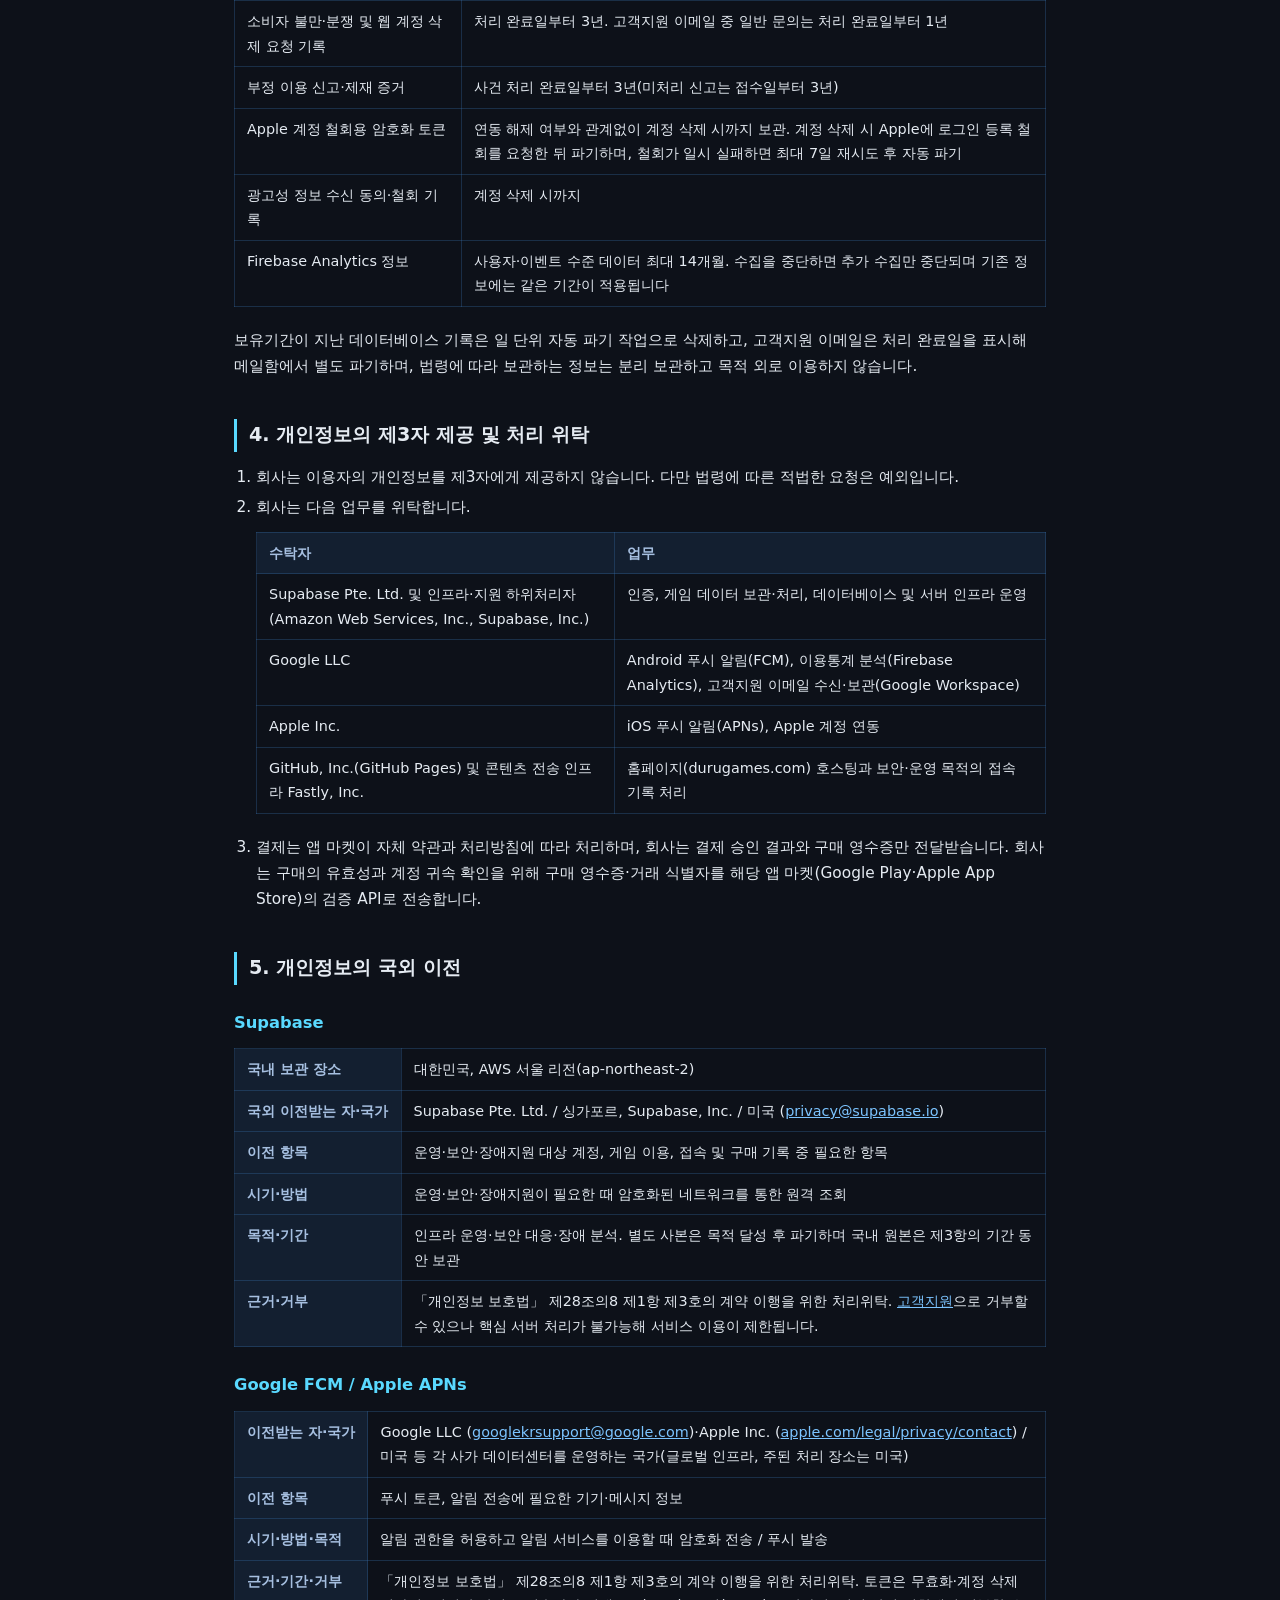
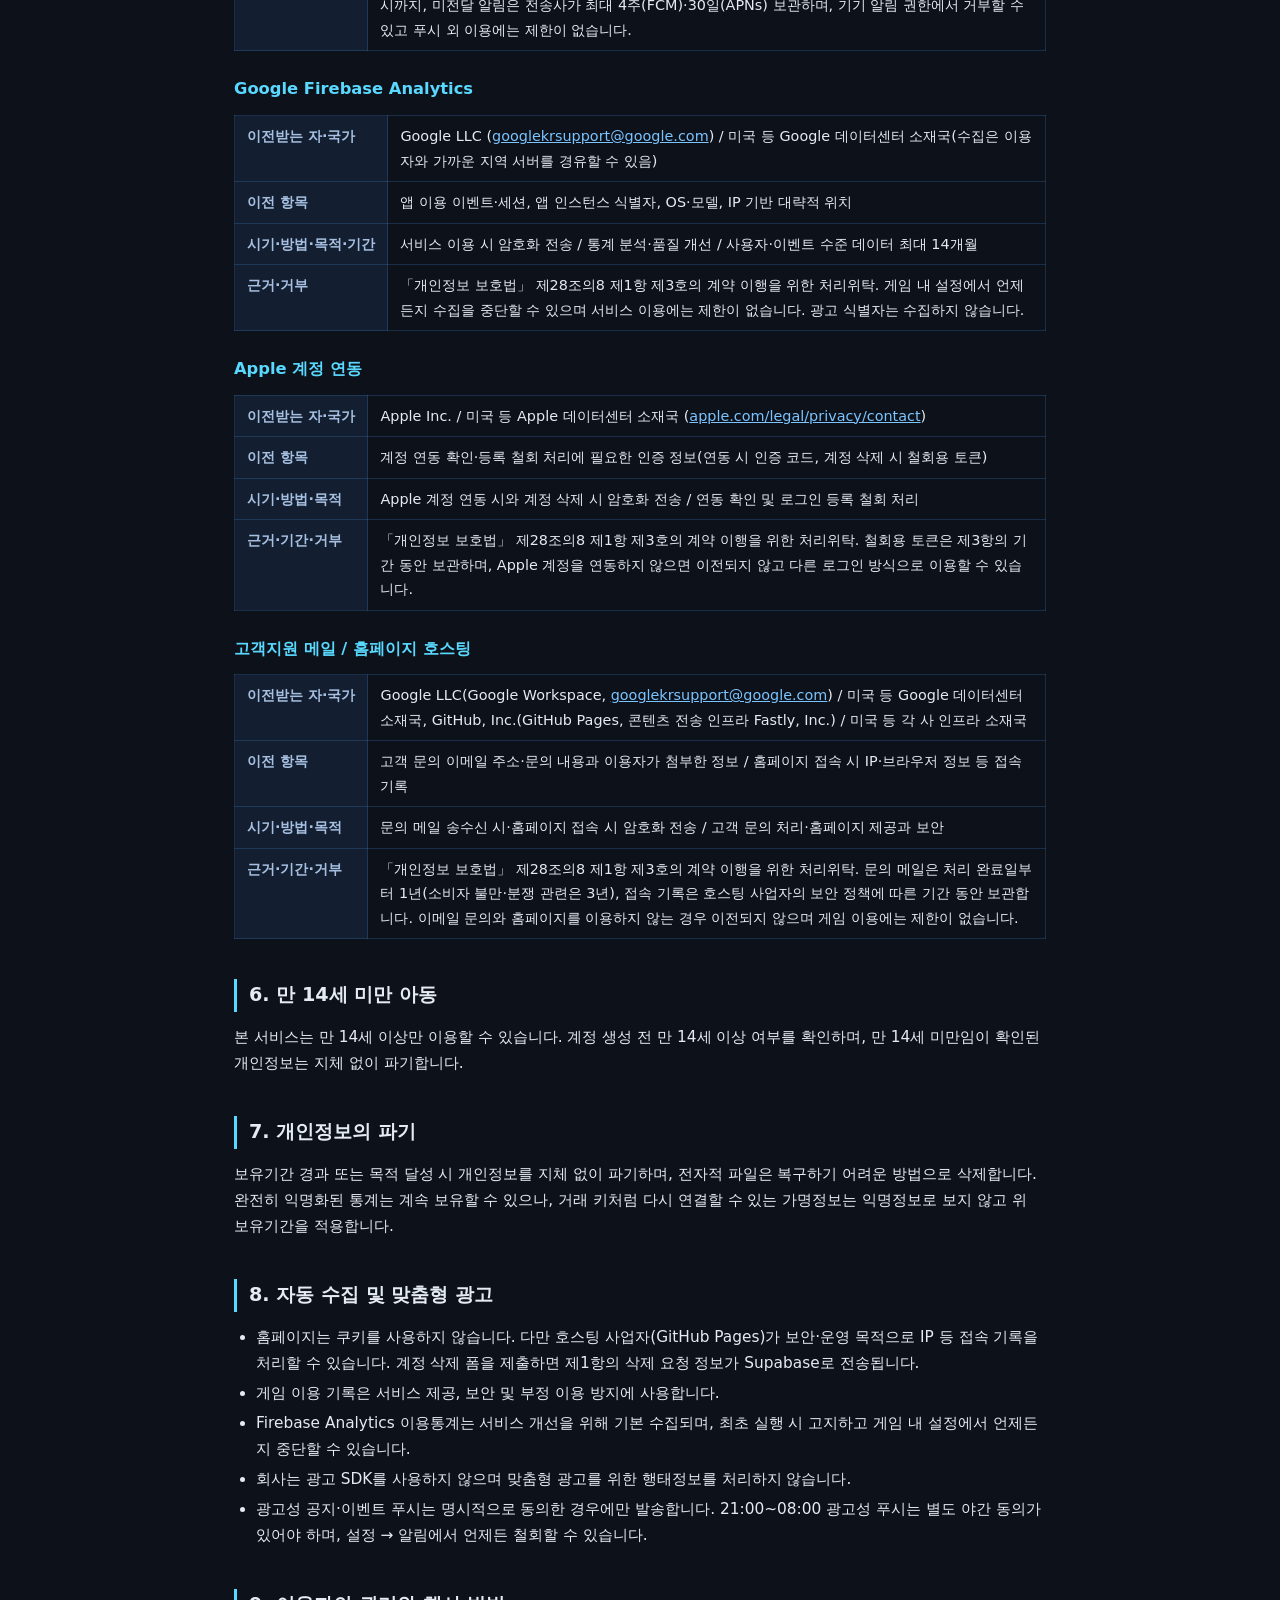
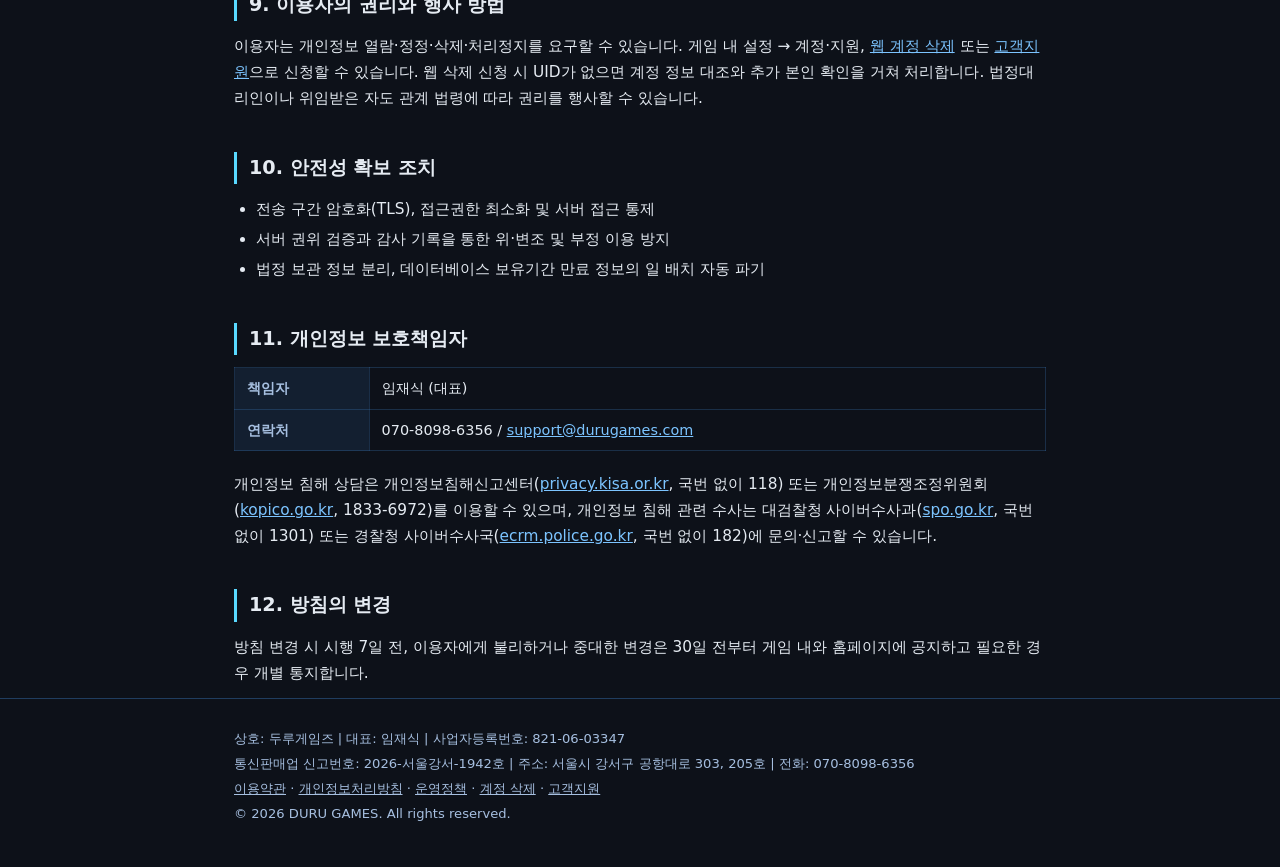
<file: privacy/index.html>
<!DOCTYPE html>
<html lang="ko">
<head>
<meta charset="utf-8">
<meta name="viewport" content="width=device-width, initial-scale=1">
<title>개인정보처리방침 | 두루게임즈</title>
<link rel="stylesheet" href="/style.css?v=20260812">
</head>
<body>
<header><div class="wrap">
  <a class="logo" href="/">DURU<span>GAMES</span></a>
  <nav aria-label="주요 메뉴"><a href="/serantum/">게임</a><a href="/serantum/world/">세계관</a><a href="/support/">고객지원</a><a href="/terms/">이용약관</a><a href="/privacy/" aria-current="page">개인정보처리방침</a><a href="/about/">About</a></nav>
</div></header>

<main class="wrap">
  <h1>개인정보처리방침</h1>
  <p class="sub">시행일: 2026년 8월 18일 · 버전 1.0</p>
  <p>두루게임즈(이하 "회사")는 「개인정보 보호법」 등 관계 법령을 준수하며, "세란텀: 은하 대개척"(이하 "서비스") 이용자의 개인정보를 다음과 같이 처리합니다.</p>

  <h2>1. 수집하는 개인정보 항목 및 수집 방법</h2>
  <table>
    <tr><th>구분</th><th>항목</th><th>수집 시점</th></tr>
    <tr><td>필수</td><td>계정 식별자(UID), 설치 시 생성되는 임의 UUID, 닉네임</td><td>만 14세 이상 확인 및 이용약관 동의 후 계정 생성 시</td></tr>
    <tr><td>선택</td><td>소셜 로그인 식별자(Google/Apple), 이메일 주소, Apple 계정 철회용 암호화 토큰</td><td>계정 연동 시</td></tr>
    <tr><td>자동</td><td>게임 이용 기록, 접속 일시·IP, 구매 기록, 채팅 내용, 기기 OS·모델 정보</td><td>서비스 이용 중</td></tr>
    <tr><td>선택</td><td>푸시 알림 토큰</td><td>기기의 알림 권한 허용 시</td></tr>
    <tr><td>자동</td><td>앱 이용 이벤트·세션, 앱 인스턴스 식별자, 기기 정보, IP 기반 대략적 위치</td><td>서비스 개선 이용통계 · 게임 내 설정에서 언제든지 수집 중단 가능</td></tr>
    <tr><td>문의·삭제 요청</td><td>이메일 주소, 로그인 제공자, 서버, 닉네임, 선택적으로 입력한 UID 및 요청 내용</td><td>고객지원 또는 웹 삭제 요청 접수 시</td></tr>
  </table>
  <p>회사는 「개인정보 보호법」 제22조 제3항에 따라, 동의 없이 처리하는 개인정보의 항목과 법적 근거를 동의를 받아 처리하는 항목과 구분하여 다음과 같이 공개합니다.</p>
  <ul>
    <li>계약의 체결·이행 및 이용자의 요청에 따른 조치(법 제15조 제1항 제4호) — 계정 식별자(UID)·설치 UUID·닉네임, 게임 이용 기록·접속 기록·기기 정보, 구매 기록, 소셜 연동 식별자·이메일 주소(제공되는 경우)·Apple 철회용 토큰, 서비스 알림용 푸시 토큰, 고객 문의·인게임 계정 삭제 신청 처리, 서비스 이용통계(설정에서 중단 가능)</li>
    <li>법령상 의무 준수(법 제15조 제1항 제2호) — 「전자상거래법」에 따른 계약·청약철회·대금결제 기록의 5년 보존</li>
    <li>정당한 이익(법 제15조 제1항 제6호) — 치트·어뷰징 방지, 부정 이용 신고·제재 기록의 보존</li>
    <li>동의(법 제15조 제1항 제1호) — 광고성 정보 수신 및 야간 광고성 푸시(각 별도 동의, 언제든지 철회 가능), 웹 계정 삭제 요청 정보(제1항의 문의·삭제 요청 항목, 삭제 폼의 별도 동의)</li>
  </ul>

  <h2>2. 개인정보의 처리 목적</h2>
  <ul>
    <li>게임 서비스 제공, 계정·진행 데이터 저장 및 계정 연동</li>
    <li>인앱 결제 제공, 구매 이력 관리, 청약철회·환불 및 분쟁 처리</li>
    <li>치트·어뷰징 방지, 신고 처리 및 서비스 안정성 확보</li>
    <li>고객 문의·계정 삭제 요청 처리, 공지사항 및 선택한 알림 전달</li>
    <li>서비스 이용 통계 분석과 품질 개선</li>
  </ul>

  <h2>3. 보유 및 이용 기간</h2>
  <table>
    <tr><th>항목</th><th>보유기간</th></tr>
    <tr><td>계정·게임 정보</td><td>계정 삭제 완료 시까지(삭제 신청 후 7일 유예)</td></tr>
    <tr><td>채팅 내용</td><td>생성일부터 30일</td></tr>
    <tr><td>서비스 접속 기록(UID, 접속 일시·IP, 플랫폼·앱 버전)</td><td>접속일부터 3개월</td></tr>
    <tr><td>계약·청약철회·대금결제 기록 및 구매 영수증</td><td>스토어 거래일부터 5년(영수증 원문·스토어 거래 키 포함)</td></tr>
    <tr><td>소비자 불만·분쟁 및 웹 계정 삭제 요청 기록</td><td>처리 완료일부터 3년. 고객지원 이메일 중 일반 문의는 처리 완료일부터 1년</td></tr>
    <tr><td>부정 이용 신고·제재 증거</td><td>사건 처리 완료일부터 3년(미처리 신고는 접수일부터 3년)</td></tr>
    <tr><td>Apple 계정 철회용 암호화 토큰</td><td>연동 해제 여부와 관계없이 계정 삭제 시까지 보관. 계정 삭제 시 Apple에 로그인 등록 철회를 요청한 뒤 파기하며, 철회가 일시 실패하면 최대 7일 재시도 후 자동 파기</td></tr>
    <tr><td>광고성 정보 수신 동의·철회 기록</td><td>계정 삭제 시까지</td></tr>
    <tr><td>Firebase Analytics 정보</td><td>사용자·이벤트 수준 데이터 최대 14개월. 수집을 중단하면 추가 수집만 중단되며 기존 정보에는 같은 기간이 적용됩니다</td></tr>
  </table>
  <p>보유기간이 지난 데이터베이스 기록은 일 단위 자동 파기 작업으로 삭제하고, 고객지원 이메일은 처리 완료일을 표시해 메일함에서 별도 파기하며, 법령에 따라 보관하는 정보는 분리 보관하고 목적 외로 이용하지 않습니다.</p>

  <h2>4. 개인정보의 제3자 제공 및 처리 위탁</h2>
  <ol>
    <li>회사는 이용자의 개인정보를 제3자에게 제공하지 않습니다. 다만 법령에 따른 적법한 요청은 예외입니다.</li>
    <li>회사는 다음 업무를 위탁합니다.
      <table>
        <tr><th>수탁자</th><th>업무</th></tr>
        <tr><td>Supabase Pte. Ltd. 및 인프라·지원 하위처리자(Amazon Web Services, Inc., Supabase, Inc.)</td><td>인증, 게임 데이터 보관·처리, 데이터베이스 및 서버 인프라 운영</td></tr>
        <tr><td>Google LLC</td><td>Android 푸시 알림(FCM), 이용통계 분석(Firebase Analytics), 고객지원 이메일 수신·보관(Google Workspace)</td></tr>
        <tr><td>Apple Inc.</td><td>iOS 푸시 알림(APNs), Apple 계정 연동</td></tr>
        <tr><td>GitHub, Inc.(GitHub Pages) 및 콘텐츠 전송 인프라 Fastly, Inc.</td><td>홈페이지(durugames.com) 호스팅과 보안·운영 목적의 접속 기록 처리</td></tr>
      </table>
    </li>
    <li>결제는 앱 마켓이 자체 약관과 처리방침에 따라 처리하며, 회사는 결제 승인 결과와 구매 영수증만 전달받습니다. 회사는 구매의 유효성과 계정 귀속 확인을 위해 구매 영수증·거래 식별자를 해당 앱 마켓(Google Play·Apple App Store)의 검증 API로 전송합니다.</li>
  </ol>

  <h2>5. 개인정보의 국외 이전</h2>
  <h3>Supabase</h3>
  <table>
    <tr><th>국내 보관 장소</th><td>대한민국, AWS 서울 리전(ap-northeast-2)</td></tr>
    <tr><th>국외 이전받는 자·국가</th><td>Supabase Pte. Ltd. / 싱가포르, Supabase, Inc. / 미국 (<a href="mailto:privacy@supabase.io">privacy@supabase.io</a>)</td></tr>
    <tr><th>이전 항목</th><td>운영·보안·장애지원 대상 계정, 게임 이용, 접속 및 구매 기록 중 필요한 항목</td></tr>
    <tr><th>시기·방법</th><td>운영·보안·장애지원이 필요한 때 암호화된 네트워크를 통한 원격 조회</td></tr>
    <tr><th>목적·기간</th><td>인프라 운영·보안 대응·장애 분석. 별도 사본은 목적 달성 후 파기하며 국내 원본은 제3항의 기간 동안 보관</td></tr>
    <tr><th>근거·거부</th><td>「개인정보 보호법」 제28조의8 제1항 제3호의 계약 이행을 위한 처리위탁. <a href="mailto:support@durugames.com">고객지원</a>으로 거부할 수 있으나 핵심 서버 처리가 불가능해 서비스 이용이 제한됩니다.</td></tr>
  </table>

  <h3>Google FCM / Apple APNs</h3>
  <table>
    <tr><th>이전받는 자·국가</th><td>Google LLC (<a href="mailto:googlekrsupport@google.com">googlekrsupport@google.com</a>)·Apple Inc. (<a href="https://www.apple.com/legal/privacy/contact/">apple.com/legal/privacy/contact</a>) / 미국 등 각 사가 데이터센터를 운영하는 국가(글로벌 인프라, 주된 처리 장소는 미국)</td></tr>
    <tr><th>이전 항목</th><td>푸시 토큰, 알림 전송에 필요한 기기·메시지 정보</td></tr>
    <tr><th>시기·방법·목적</th><td>알림 권한을 허용하고 알림 서비스를 이용할 때 암호화 전송 / 푸시 발송</td></tr>
    <tr><th>근거·기간·거부</th><td>「개인정보 보호법」 제28조의8 제1항 제3호의 계약 이행을 위한 처리위탁. 토큰은 무효화·계정 삭제 시까지, 미전달 알림은 전송사가 최대 4주(FCM)·30일(APNs) 보관하며, 기기 알림 권한에서 거부할 수 있고 푸시 외 이용에는 제한이 없습니다.</td></tr>
  </table>

  <h3>Google Firebase Analytics</h3>
  <table>
    <tr><th>이전받는 자·국가</th><td>Google LLC (<a href="mailto:googlekrsupport@google.com">googlekrsupport@google.com</a>) / 미국 등 Google 데이터센터 소재국(수집은 이용자와 가까운 지역 서버를 경유할 수 있음)</td></tr>
    <tr><th>이전 항목</th><td>앱 이용 이벤트·세션, 앱 인스턴스 식별자, OS·모델, IP 기반 대략적 위치</td></tr>
    <tr><th>시기·방법·목적·기간</th><td>서비스 이용 시 암호화 전송 / 통계 분석·품질 개선 / 사용자·이벤트 수준 데이터 최대 14개월</td></tr>
    <tr><th>근거·거부</th><td>「개인정보 보호법」 제28조의8 제1항 제3호의 계약 이행을 위한 처리위탁. 게임 내 설정에서 언제든지 수집을 중단할 수 있으며 서비스 이용에는 제한이 없습니다. 광고 식별자는 수집하지 않습니다.</td></tr>
  </table>

  <h3>Apple 계정 연동</h3>
  <table>
    <tr><th>이전받는 자·국가</th><td>Apple Inc. / 미국 등 Apple 데이터센터 소재국 (<a href="https://www.apple.com/legal/privacy/contact/">apple.com/legal/privacy/contact</a>)</td></tr>
    <tr><th>이전 항목</th><td>계정 연동 확인·등록 철회 처리에 필요한 인증 정보(연동 시 인증 코드, 계정 삭제 시 철회용 토큰)</td></tr>
    <tr><th>시기·방법·목적</th><td>Apple 계정 연동 시와 계정 삭제 시 암호화 전송 / 연동 확인 및 로그인 등록 철회 처리</td></tr>
    <tr><th>근거·기간·거부</th><td>「개인정보 보호법」 제28조의8 제1항 제3호의 계약 이행을 위한 처리위탁. 철회용 토큰은 제3항의 기간 동안 보관하며, Apple 계정을 연동하지 않으면 이전되지 않고 다른 로그인 방식으로 이용할 수 있습니다.</td></tr>
  </table>

  <h3>고객지원 메일 / 홈페이지 호스팅</h3>
  <table>
    <tr><th>이전받는 자·국가</th><td>Google LLC(Google Workspace, <a href="mailto:googlekrsupport@google.com">googlekrsupport@google.com</a>) / 미국 등 Google 데이터센터 소재국, GitHub, Inc.(GitHub Pages, 콘텐츠 전송 인프라 Fastly, Inc.) / 미국 등 각 사 인프라 소재국</td></tr>
    <tr><th>이전 항목</th><td>고객 문의 이메일 주소·문의 내용과 이용자가 첨부한 정보 / 홈페이지 접속 시 IP·브라우저 정보 등 접속 기록</td></tr>
    <tr><th>시기·방법·목적</th><td>문의 메일 송수신 시·홈페이지 접속 시 암호화 전송 / 고객 문의 처리·홈페이지 제공과 보안</td></tr>
    <tr><th>근거·기간·거부</th><td>「개인정보 보호법」 제28조의8 제1항 제3호의 계약 이행을 위한 처리위탁. 문의 메일은 처리 완료일부터 1년(소비자 불만·분쟁 관련은 3년), 접속 기록은 호스팅 사업자의 보안 정책에 따른 기간 동안 보관합니다. 이메일 문의와 홈페이지를 이용하지 않는 경우 이전되지 않으며 게임 이용에는 제한이 없습니다.</td></tr>
  </table>

  <h2>6. 만 14세 미만 아동</h2>
  <p>본 서비스는 만 14세 이상만 이용할 수 있습니다. 계정 생성 전 만 14세 이상 여부를 확인하며, 만 14세 미만임이 확인된 개인정보는 지체 없이 파기합니다.</p>

  <h2>7. 개인정보의 파기</h2>
  <p>보유기간 경과 또는 목적 달성 시 개인정보를 지체 없이 파기하며, 전자적 파일은 복구하기 어려운 방법으로 삭제합니다. 완전히 익명화된 통계는 계속 보유할 수 있으나, 거래 키처럼 다시 연결할 수 있는 가명정보는 익명정보로 보지 않고 위 보유기간을 적용합니다.</p>

  <h2>8. 자동 수집 및 맞춤형 광고</h2>
  <ul>
    <li>홈페이지는 쿠키를 사용하지 않습니다. 다만 호스팅 사업자(GitHub Pages)가 보안·운영 목적으로 IP 등 접속 기록을 처리할 수 있습니다. 계정 삭제 폼을 제출하면 제1항의 삭제 요청 정보가 Supabase로 전송됩니다.</li>
    <li>게임 이용 기록은 서비스 제공, 보안 및 부정 이용 방지에 사용합니다.</li>
    <li>Firebase Analytics 이용통계는 서비스 개선을 위해 기본 수집되며, 최초 실행 시 고지하고 게임 내 설정에서 언제든지 중단할 수 있습니다.</li>
    <li>회사는 광고 SDK를 사용하지 않으며 맞춤형 광고를 위한 행태정보를 처리하지 않습니다.</li>
    <li>광고성 공지·이벤트 푸시는 명시적으로 동의한 경우에만 발송합니다. 21:00~08:00 광고성 푸시는 별도 야간 동의가 있어야 하며, 설정 → 알림에서 언제든 철회할 수 있습니다.</li>
  </ul>

  <h2>9. 이용자의 권리와 행사 방법</h2>
  <p>이용자는 개인정보 열람·정정·삭제·처리정지를 요구할 수 있습니다. 게임 내 설정 → 계정·지원, <a href="/delete/">웹 계정 삭제</a> 또는 <a href="mailto:support@durugames.com">고객지원</a>으로 신청할 수 있습니다. 웹 삭제 신청 시 UID가 없으면 계정 정보 대조와 추가 본인 확인을 거쳐 처리합니다. 법정대리인이나 위임받은 자도 관계 법령에 따라 권리를 행사할 수 있습니다.</p>

  <h2>10. 안전성 확보 조치</h2>
  <ul>
    <li>전송 구간 암호화(TLS), 접근권한 최소화 및 서버 접근 통제</li>
    <li>서버 권위 검증과 감사 기록을 통한 위·변조 및 부정 이용 방지</li>
    <li>법정 보관 정보 분리, 데이터베이스 보유기간 만료 정보의 일 배치 자동 파기</li>
  </ul>

  <h2>11. 개인정보 보호책임자</h2>
  <table><tr><th>책임자</th><td>임재식 (대표)</td></tr><tr><th>연락처</th><td>070-8098-6356 / <a href="mailto:support@durugames.com">support@durugames.com</a></td></tr></table>
  <p>개인정보 침해 상담은 개인정보침해신고센터(<a href="https://privacy.kisa.or.kr">privacy.kisa.or.kr</a>, 국번 없이 118) 또는 개인정보분쟁조정위원회(<a href="https://www.kopico.go.kr">kopico.go.kr</a>, 1833-6972)를 이용할 수 있으며, 개인정보 침해 관련 수사는 대검찰청 사이버수사과(<a href="https://www.spo.go.kr">spo.go.kr</a>, 국번 없이 1301) 또는 경찰청 사이버수사국(<a href="https://ecrm.police.go.kr">ecrm.police.go.kr</a>, 국번 없이 182)에 문의·신고할 수 있습니다.</p>

  <h2>12. 방침의 변경</h2>
  <p>방침 변경 시 시행 7일 전, 이용자에게 불리하거나 중대한 변경은 30일 전부터 게임 내와 홈페이지에 공지하고 필요한 경우 개별 통지합니다.</p>
</main>

<footer><div class="wrap">
  상호: 두루게임즈 | 대표: 임재식 | 사업자등록번호: 821-06-03347<br>
  통신판매업 신고번호: 2026-서울강서-1942호 | 주소: 서울시 강서구 공항대로 303, 205호 | 전화: 070-8098-6356<br>
  <a href="/terms/">이용약관</a> · <a href="/privacy/">개인정보처리방침</a> · <a href="/operation/">운영정책</a> · <a href="/delete/">계정 삭제</a> · <a href="/support/">고객지원</a><br>
  © 2026 DURU GAMES. All rights reserved.
</div></footer>
</body>
</html>
</file>
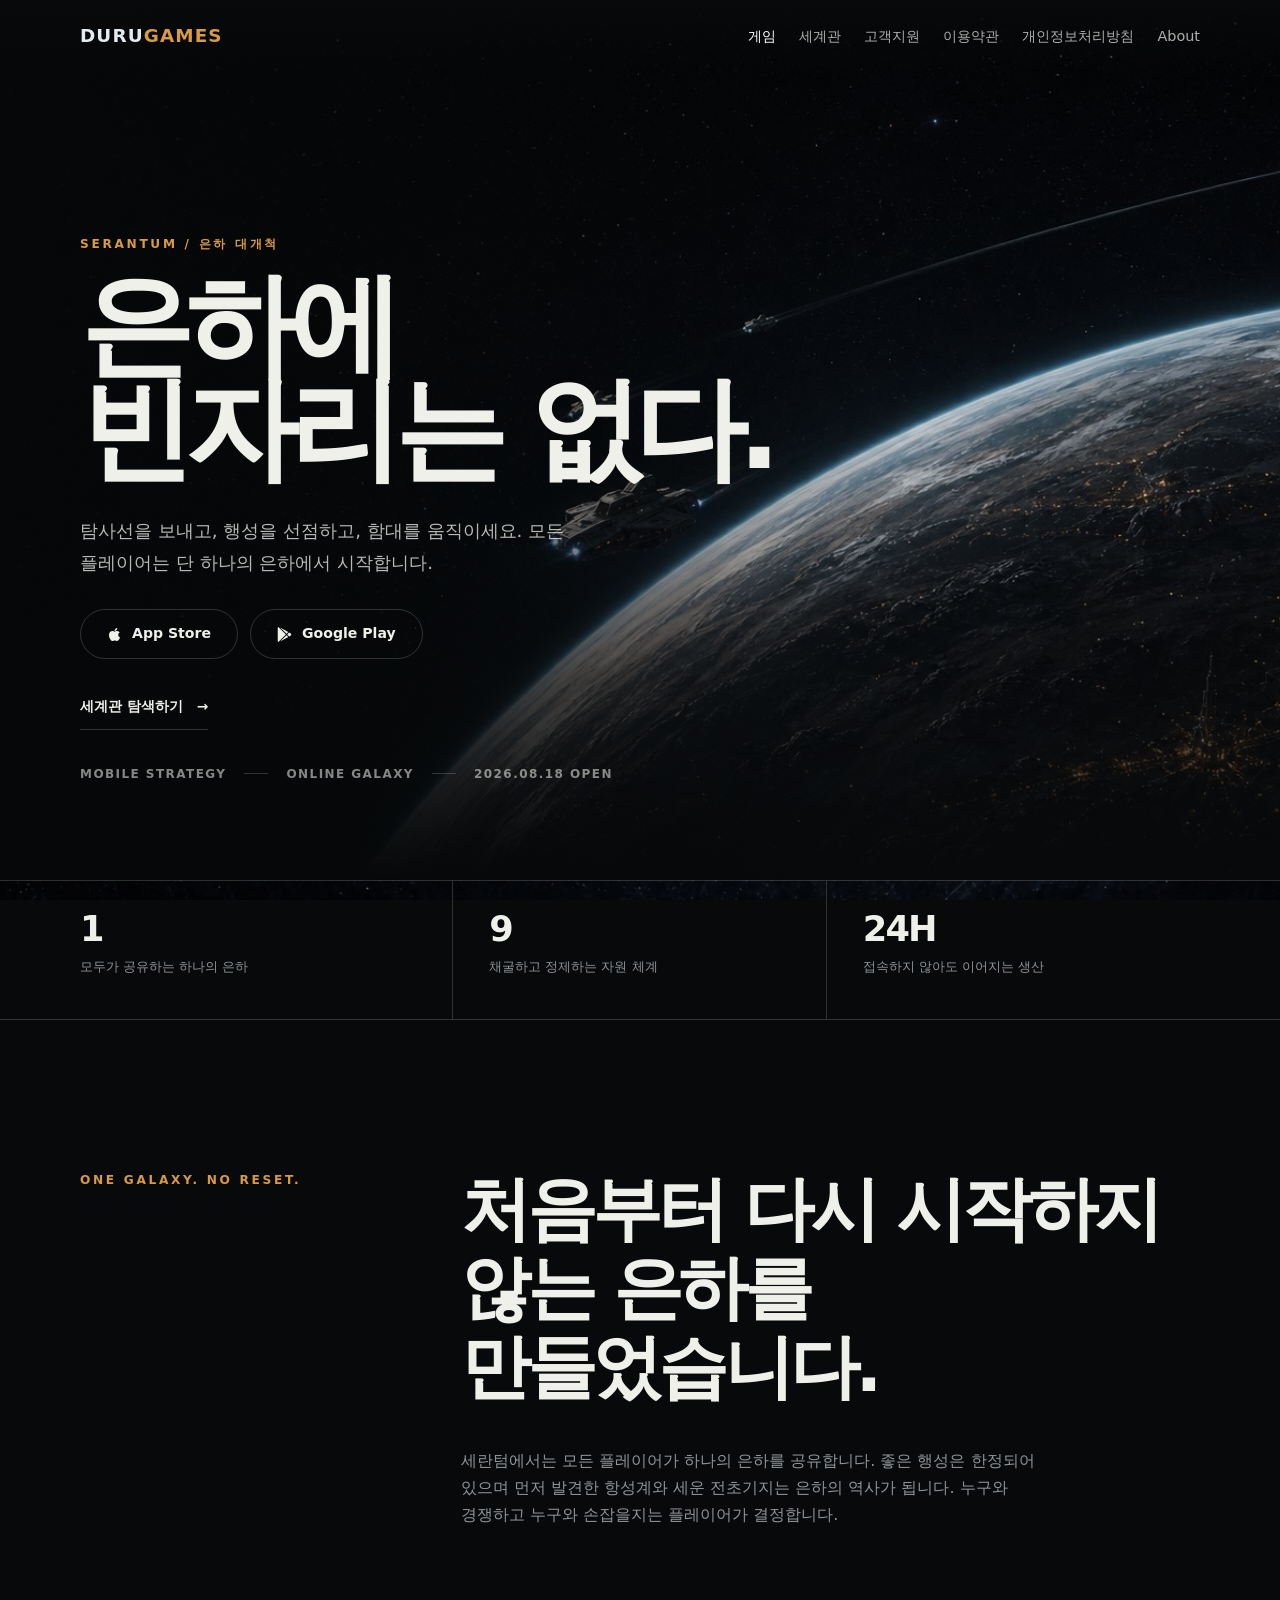
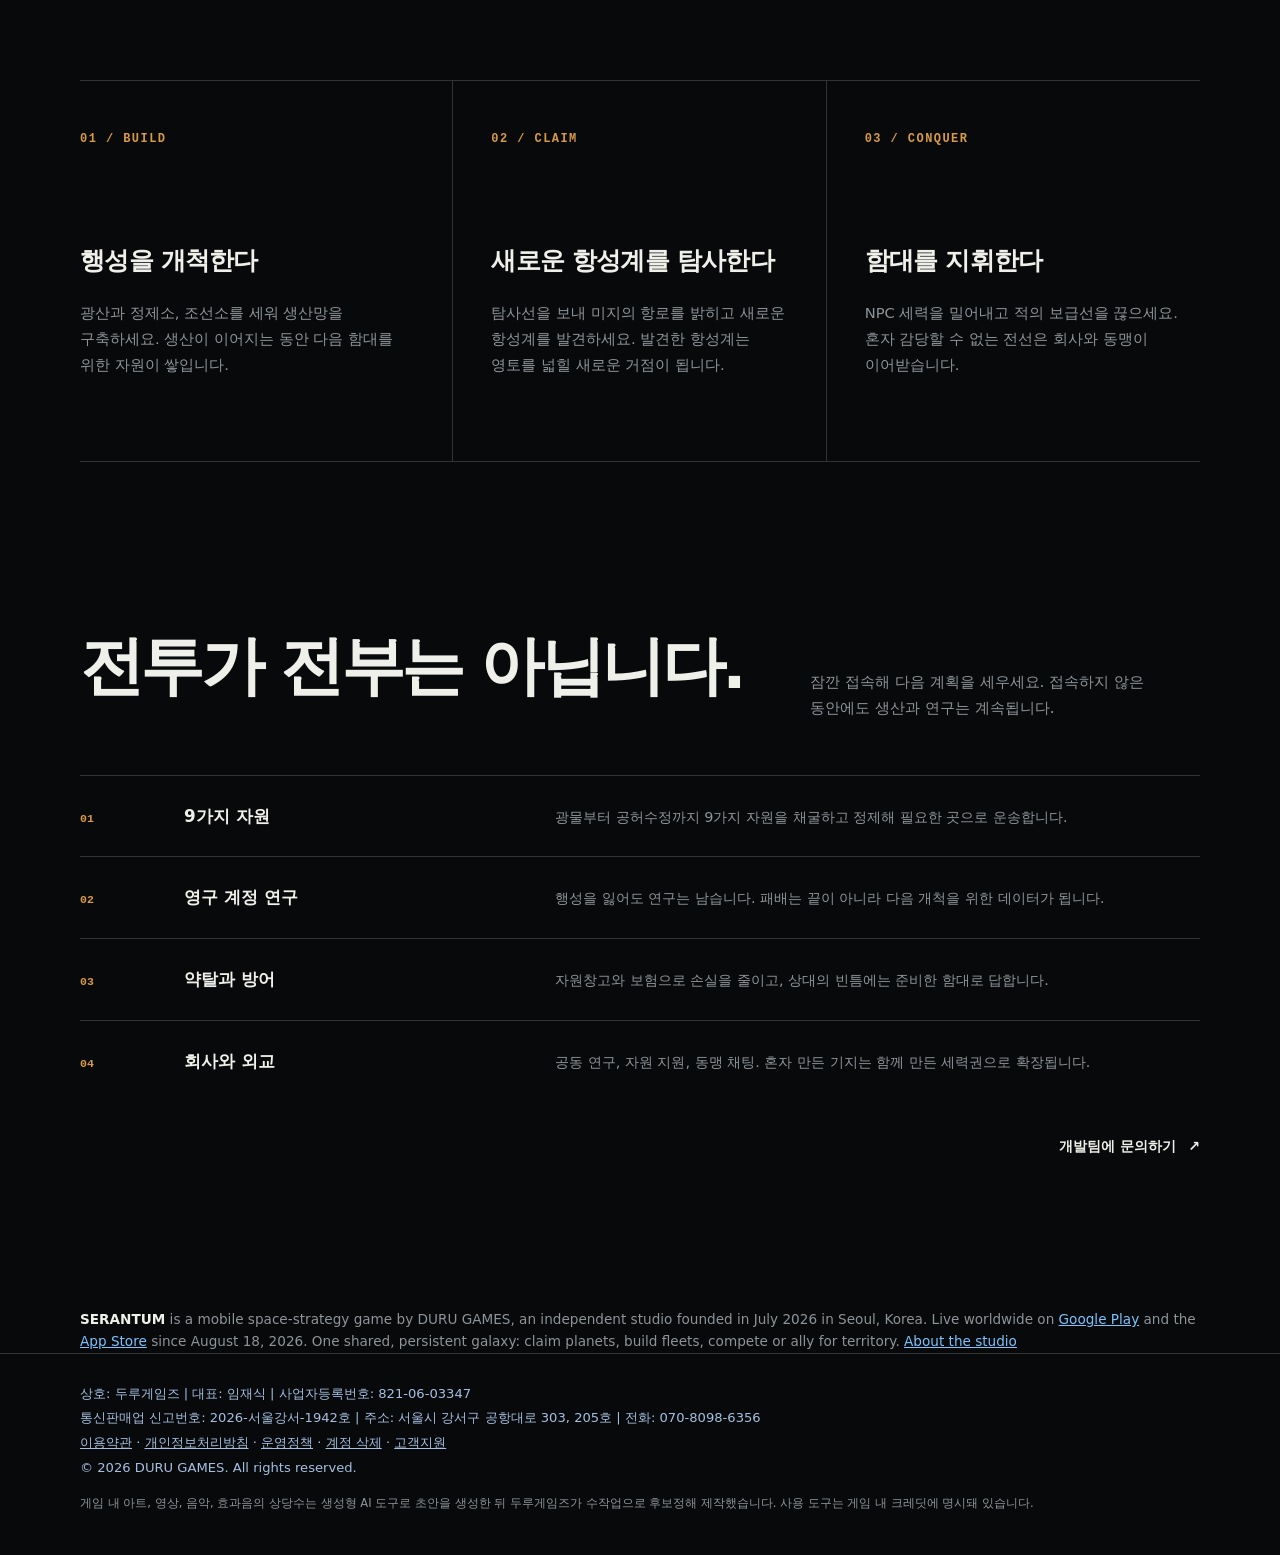
<file: serantum/index.html>
<!DOCTYPE html>
<html lang="ko">
<head>
<meta charset="utf-8">
<meta name="viewport" content="width=device-width, initial-scale=1">
<meta name="theme-color" content="#07090b">
<title>세란텀: 은하 대개척 | 두루게임즈</title>
<meta name="description" content="하나의 은하, 한정된 좌표. 행성을 개척하고 함대를 이끄는 모바일 우주 전략 게임 세란텀. | SERANTUM is a live mobile space-strategy game by DURU GAMES (Seoul, Korea, founded July 2026), released worldwide on Google Play and the App Store on August 18, 2026.">
<link rel="canonical" href="https://durugames.com/serantum/">
<script type="application/ld+json">
{
  "@context": "https://schema.org",
  "@type": "VideoGame",
  "name": "SERANTUM",
  "alternateName": "세란텀: 은하 대개척",
  "url": "https://durugames.com/serantum/",
  "image": "https://durugames.com/assets/serantum-hero.jpg",
  "description": "A mobile space-strategy game: colonize planets, command fleets and compete for territory in one shared, persistent galaxy.",
  "applicationCategory": "Game",
  "genre": "Strategy",
  "operatingSystem": "Android, iOS",
  "datePublished": "2026-08-18",
  "inLanguage": "ko",
  "sameAs": ["https://play.google.com/store/apps/details?id=com.durugames.astradominion", "https://apps.apple.com/kr/app/id6794236876"],
  "publisher": { "@type": "Organization", "name": "DURU GAMES", "alternateName": "두루게임즈", "url": "https://durugames.com/", "foundingDate": "2026-07", "foundingLocation": { "@type": "Place", "name": "Seoul, Republic of Korea" } }
}
</script>
<meta property="og:title" content="세란텀: 은하 대개척">
<meta property="og:description" content="하나의 은하, 한정된 좌표. 먼저 발견하고 먼저 차지하세요.">
<meta property="og:image" content="https://durugames.com/assets/serantum-hero.jpg">
<link rel="preload" as="image" href="/assets/serantum-hero.jpg" fetchpriority="high">
<link rel="stylesheet" href="/style.css?v=20260812">
<style>
:root {
  --ser-bg: #07090b;
  --ser-ink: #f0f0eb;
  --ser-dim: #8f9498;
  --ser-line: rgba(240, 240, 235, 0.18);
  --ser-mark: #d89a45;
}

body {
  background-color: var(--ser-bg);
  background-image: linear-gradient(rgba(7, 9, 11, 0.06), rgba(7, 9, 11, 0.18)), url("/assets/serantum-sections-v2.jpg");
  background-position: center;
  background-size: cover;
  background-attachment: fixed;
  background-repeat: no-repeat;
  color: var(--ser-ink);
  word-break: keep-all;
  overflow-wrap: break-word;
}

main { padding: 0; }

header {
  position: absolute;
  inset: 0 0 auto;
  z-index: 10;
  border: 0;
  background: linear-gradient(#07090b, transparent);
  backdrop-filter: none;
}

header .wrap,
.serantum-shell {
  width: min(100% - 48px, 1120px);
  max-width: none;
  margin-inline: auto;
  padding: 0;
}

header .wrap { height: 72px; }
.logo span, nav a:hover { color: var(--ser-mark); }
nav a { color: rgba(240, 240, 235, 0.72); }
nav a[aria-current="page"] { color: #fff; }

.game-hero {
  position: relative;
  min-height: min(880px, 100svh);
  display: flex;
  align-items: flex-end;
  overflow: hidden;
  isolation: isolate;
}

.game-hero::after {
  content: "";
  position: absolute;
  inset: 0;
  z-index: -1;
  background:
    linear-gradient(90deg, rgba(5, 7, 8, 0.94) 0%, rgba(5, 7, 8, 0.62) 37%, rgba(5, 7, 8, 0.06) 72%),
    linear-gradient(0deg, var(--ser-bg) 0%, transparent 38%);
}

.game-hero__art {
  position: absolute;
  inset: 0;
  z-index: -2;
  width: 100%;
  height: 100%;
  object-fit: cover;
  object-position: 58% center;
}

.game-hero__content { padding: 160px 0 96px; }

.eyebrow {
  margin: 0 0 20px;
  color: var(--ser-mark);
  font-size: 0.76rem;
  font-weight: 700;
  letter-spacing: 0.22em;
  text-transform: uppercase;
}

.game-hero h1 {
  max-width: 780px;
  margin: 0;
  font-size: clamp(3.5rem, 8.8vw, 7.5rem);
  font-weight: 800;
  line-height: 0.92;
  letter-spacing: -0.075em;
}

.game-hero__lead {
  max-width: 520px;
  margin: 34px 0 0;
  color: rgba(240, 240, 235, 0.76);
  font-size: clamp(1rem, 1.8vw, 1.14rem);
  line-height: 1.75;
}

.game-hero__link {
  display: inline-flex;
  gap: 14px;
  align-items: center;
  margin-top: 26px;
  padding: 10px 0;
  border-bottom: 1px solid var(--ser-line);
  color: var(--ser-ink);
  font-size: 0.86rem;
  font-weight: 650;
  text-decoration: none;
}

.game-hero__link:hover { color: var(--ser-mark); }

.store-links {
  display: flex;
  gap: 12px;
  margin-top: 30px;
}

.store-links a {
  display: inline-flex;
  align-items: center;
  gap: 10px;
  padding: 12px 26px;
  border: 1px solid var(--ser-line);
  border-radius: 999px;
  color: var(--ser-ink);
  font-size: 0.88rem;
  font-weight: 650;
  text-decoration: none;
}

.store-links a:hover {
  border-color: var(--ser-mark);
  color: var(--ser-mark);
}

.store-links svg { width: 15px; height: 15px; fill: currentColor; }

.systems__contact {
  display: flex;
  justify-content: flex-end;
  align-items: center;
  gap: 12px;
  margin-top: 34px;
  color: var(--ser-ink);
  font-size: 0.88rem;
  font-weight: 650;
  text-decoration: none;
}

.systems__contact:hover { color: var(--ser-mark); }

.game-hero__meta {
  display: flex;
  gap: 18px;
  align-items: center;
  margin-top: 34px;
  color: rgba(240, 240, 235, 0.55);
  font-size: 0.75rem;
  font-weight: 650;
  letter-spacing: 0.12em;
}

.game-hero__meta span + span::before {
  content: "";
  display: inline-block;
  width: 24px;
  height: 1px;
  margin: 0 18px 4px 0;
  background: var(--ser-line);
}

.signal-strip {
  border-block: 1px solid var(--ser-line);
}

.signal-strip .serantum-shell {
  display: grid;
  grid-template-columns: repeat(3, 1fr);
}

.signal {
  min-height: 138px;
  padding: 30px 36px;
  border-right: 1px solid var(--ser-line);
}

.signal:first-child { padding-left: 0; }
.signal:last-child { padding-right: 0; border-right: 0; }
.signal b { display: block; font-size: 2.2rem; line-height: 1; letter-spacing: -0.05em; }
.signal span { display: block; margin-top: 10px; color: var(--ser-dim); font-size: 0.8rem; }

.statement {
  display: grid;
  grid-template-columns: 0.6fr 1.4fr;
  gap: 64px;
  padding: 150px 0 140px;
}

.statement h2 {
  max-width: 790px;
  margin: 0;
  padding: 0;
  border: 0;
  font-size: clamp(2.4rem, 5.5vw, 4.8rem);
  line-height: 1.12;
  letter-spacing: -0.06em;
}

.statement h2 em { color: var(--ser-mark); font-style: normal; }
.statement__body { max-width: 590px; margin-top: 40px; color: var(--ser-dim); font-size: 1rem; }

.chapters {
  display: grid;
  grid-template-columns: repeat(3, 1fr);
  border-block: 1px solid var(--ser-line);
}

.chapter {
  min-height: 380px;
  padding: 42px 38px 48px;
  border-right: 1px solid var(--ser-line);
}

.chapter:first-child { padding-left: 0; }
.chapter:last-child { padding-right: 0; border-right: 0; }
.chapter__number { color: var(--ser-mark); font: 600 0.75rem/1 ui-monospace, SFMono-Regular, Menlo, monospace; letter-spacing: 0.12em; }
.chapter h3 { margin: 90px 0 18px; color: var(--ser-ink); font-size: 1.55rem; letter-spacing: -0.03em; }
.chapter p { margin: 0; color: var(--ser-dim); font-size: 0.92rem; line-height: 1.75; }

.systems { padding: 150px 0; }
.systems__head { display: flex; justify-content: space-between; gap: 32px; align-items: end; margin-bottom: 54px; }
.systems h2 { margin: 0; padding: 0; border: 0; font-size: clamp(2.2rem, 5vw, 4rem); letter-spacing: -0.055em; }
.systems__head p { max-width: 390px; margin: 0; color: var(--ser-dim); }

.system {
  display: grid;
  grid-template-columns: 80px 0.7fr 1.3fr;
  gap: 24px;
  align-items: baseline;
  padding: 26px 0;
  border-top: 1px solid var(--ser-line);
}

.system:last-child { border-bottom: 1px solid var(--ser-line); }
.system__index { color: var(--ser-mark); font: 600 0.72rem/1 ui-monospace, SFMono-Regular, Menlo, monospace; }
.system h3 { margin: 0; color: var(--ser-ink); font-size: 1.05rem; }
.system p { margin: 0; color: var(--ser-dim); font-size: 0.9rem; }

footer { border-color: var(--ser-line); }
footer .wrap { width: min(100% - 48px, 1120px); max-width: none; padding: 0; }
footer .production-note { margin: 12px 0 0; color: var(--ser-dim); font-size: 0.72rem; }

@media (max-width: 760px) {
  header .wrap,
  .serantum-shell,
  footer .wrap { width: min(100% - 36px, 1120px); }
  header .wrap { height: 64px; }
  nav a { margin-left: 14px; }
  nav a:nth-child(n + 3) { display: none; }
  .game-hero { min-height: 720px; }
  .game-hero::after { background: linear-gradient(0deg, var(--ser-bg) 2%, rgba(5, 7, 8, 0.2) 67%, rgba(5, 7, 8, 0.68) 100%); }
  .game-hero__art { object-position: 68% center; }
  .game-hero__content { padding: 130px 0 72px; }
  .game-hero h1 { max-width: 520px; font-size: clamp(3.15rem, 15vw, 5.2rem); }
  .game-hero__lead { max-width: 440px; }
  .game-hero__meta { flex-wrap: wrap; gap: 10px 14px; }
  .game-hero__meta span + span::before { width: 14px; margin-right: 14px; }
  .signal-strip .serantum-shell { grid-template-columns: 1fr; }
  .signal, .signal:first-child, .signal:last-child { min-height: auto; padding: 22px 0; border-right: 0; border-bottom: 1px solid var(--ser-line); }
  .signal:last-child { border-bottom: 0; }
  .signal b { font-size: 1.7rem; }
  .statement { grid-template-columns: 1fr; gap: 28px; padding: 100px 0; }
  .statement__body { margin-top: 26px; }
  .chapters { grid-template-columns: 1fr; }
  .chapter, .chapter:first-child, .chapter:last-child { min-height: auto; padding: 34px 0 40px; border-right: 0; border-bottom: 1px solid var(--ser-line); }
  .chapter:last-child { border-bottom: 0; }
  .chapter h3 { margin: 48px 0 14px; }
  .systems { padding: 100px 0; }
  .systems__head { display: block; }
  .systems__head p { margin-top: 20px; }
  .system { grid-template-columns: 46px 1fr; gap: 10px 16px; }
  .system p { grid-column: 2; }
}
</style>
</head>
<body>
<header>
  <div class="wrap">
    <a class="logo" href="/">DURU<span>GAMES</span></a>
    <nav aria-label="주요 메뉴">
      <a href="/serantum/" aria-current="page">게임</a>
      <a href="/serantum/world/">세계관</a>
      <a href="/support/">고객지원</a>
      <a href="/terms/">이용약관</a>
      <a href="/privacy/">개인정보처리방침</a>
      <a href="/about/">About</a>
    </nav>
  </div>
</header>

<main>
  <section class="game-hero" aria-labelledby="serantum-title">
    <img class="game-hero__art" src="/assets/serantum-hero.jpg" alt="개척 행성 궤도로 진입하는 세 척의 함선" width="1915" height="821" fetchpriority="high">
    <div class="serantum-shell game-hero__content">
      <p class="eyebrow">SERANTUM / 은하 대개척</p>
      <h1 id="serantum-title">은하에<br>빈자리는 없다.</h1>
      <p class="game-hero__lead">탐사선을 보내고, 행성을 선점하고, 함대를 움직이세요. 모든 플레이어는 단 하나의 은하에서 시작합니다.</p>
      <!-- 스토어 아이콘: Font Awesome Free brands (CC BY 4.0) -->
      <div class="store-links" aria-label="스토어 링크">
        <a href="https://apps.apple.com/kr/app/id6794236876"><svg viewBox="0 0 384 512" aria-hidden="true"><path d="M318.7 268.7c-.2-36.7 16.4-64.4 50-84.8-18.8-26.9-47.2-41.7-84.7-44.6-35.5-2.8-74.3 20.7-88.5 20.7-15 0-49.4-19.7-76.4-19.7C63.3 141.2 4 184.8 4 273.5q0 39.3 14.4 81.2c12.8 36.7 59 126.7 107.2 125.2 25.2-.6 43-17.9 75.8-17.9 31.8 0 48.3 17.9 76.4 17.9 48.6-.7 90.4-82.5 102.6-119.3-65.2-30.7-61.7-90-61.7-91.9zm-56.6-164.2c27.3-32.4 24.8-61.9 24-72.5-24.1 1.4-52 16.4-67.9 34.9-17.5 19.8-27.8 44.3-25.6 71.9 26.1 2 49.9-11.4 69.5-34.3z"/></svg><span>App Store</span></a>
        <a href="https://play.google.com/store/apps/details?id=com.durugames.astradominion"><svg viewBox="0 0 512 512" aria-hidden="true"><path d="M325.3 234.3L104.6 13l280.8 161.2-60.1 60.1zM47 0C34 6.8 25.3 19.2 25.3 35.3v441.3c0 16.1 8.7 28.5 21.7 35.3l256.6-256L47 0zm425.2 225.6l-58.9-34.1-65.7 64.5 65.7 64.5 60.1-34.1c18-14.3 18-46.5-1.2-60.8zM104.6 499l280.8-161.2-60.1-60.1L104.6 499z"/></svg><span>Google Play</span></a>
      </div>
      <a class="game-hero__link" href="/serantum/world/"><span>세계관 탐색하기</span><span aria-hidden="true">→</span></a>
      <div class="game-hero__meta" aria-label="게임 정보">
        <span>MOBILE STRATEGY</span>
        <span>ONLINE GALAXY</span>
        <span>2026.08.18 OPEN</span>
      </div>
    </div>
  </section>

  <section class="signal-strip" aria-label="핵심 규모">
    <div class="serantum-shell">
      <div class="signal"><b>1</b><span>모두가 공유하는 하나의 은하</span></div>
      <div class="signal"><b>9</b><span>채굴하고 정제하는 자원 체계</span></div>
      <div class="signal"><b>24H</b><span>접속하지 않아도 이어지는 생산</span></div>
    </div>
  </section>

  <section class="serantum-shell statement" aria-labelledby="statement-title">
    <p class="eyebrow">ONE GALAXY. NO RESET.</p>
    <div>
      <h2 id="statement-title">처음부터 다시 시작하지 않는 은하를 만들었습니다.</h2>
      <p class="statement__body">세란텀에서는 모든 플레이어가 하나의 은하를 공유합니다. 좋은 행성은 한정되어 있으며 먼저 발견한 항성계와 세운 전초기지는 은하의 역사가 됩니다. 누구와 경쟁하고 누구와 손잡을지는 플레이어가 결정합니다.</p>
    </div>
  </section>

  <section class="serantum-shell chapters" aria-label="주요 플레이">
    <article class="chapter">
      <span class="chapter__number">01 / BUILD</span>
      <h3>행성을 개척한다</h3>
      <p>광산과 정제소, 조선소를 세워 생산망을 구축하세요. 생산이 이어지는 동안 다음 함대를 위한 자원이 쌓입니다.</p>
    </article>
    <article class="chapter">
      <span class="chapter__number">02 / CLAIM</span>
      <h3>새로운 항성계를 탐사한다</h3>
      <p>탐사선을 보내 미지의 항로를 밝히고 새로운 항성계를 발견하세요. 발견한 항성계는 영토를 넓힐 새로운 거점이 됩니다.</p>
    </article>
    <article class="chapter">
      <span class="chapter__number">03 / CONQUER</span>
      <h3>함대를 지휘한다</h3>
      <p>NPC 세력을 밀어내고 적의 보급선을 끊으세요. 혼자 감당할 수 없는 전선은 회사와 동맹이 이어받습니다.</p>
    </article>
  </section>

  <section class="serantum-shell systems" aria-labelledby="systems-title">
    <div class="systems__head">
      <h2 id="systems-title">전투가 전부는 아닙니다.</h2>
      <p>잠깐 접속해 다음 계획을 세우세요. 접속하지 않은 동안에도 생산과 연구는 계속됩니다.</p>
    </div>
    <div class="system">
      <span class="system__index">01</span>
      <h3>9가지 자원</h3>
      <p>광물부터 공허수정까지 9가지 자원을 채굴하고 정제해 필요한 곳으로 운송합니다.</p>
    </div>
    <div class="system">
      <span class="system__index">02</span>
      <h3>영구 계정 연구</h3>
      <p>행성을 잃어도 연구는 남습니다. 패배는 끝이 아니라 다음 개척을 위한 데이터가 됩니다.</p>
    </div>
    <div class="system">
      <span class="system__index">03</span>
      <h3>약탈과 방어</h3>
      <p>자원창고와 보험으로 손실을 줄이고, 상대의 빈틈에는 준비한 함대로 답합니다.</p>
    </div>
    <div class="system">
      <span class="system__index">04</span>
      <h3>회사와 외교</h3>
      <p>공동 연구, 자원 지원, 동맹 채팅. 혼자 만든 기지는 함께 만든 세력권으로 확장됩니다.</p>
    </div>
    <a class="systems__contact" href="/support/"><span>개발팀에 문의하기</span><span aria-hidden="true">↗</span></a>
  </section>
  <section class="serantum-shell" lang="en" aria-label="For international players" style="padding-top:0">
    <p style="color:var(--ser-dim);font-size:0.85rem;line-height:1.6;margin:0">
      <strong style="color:var(--ser-ink);font-weight:600">SERANTUM</strong> is a mobile space-strategy game by DURU GAMES, an independent studio founded in July 2026 in Seoul, Korea.
      Live worldwide on <a href="https://play.google.com/store/apps/details?id=com.durugames.astradominion">Google Play</a> and the
      <a href="https://apps.apple.com/kr/app/id6794236876">App Store</a> since August 18, 2026. One shared, persistent galaxy: claim planets, build fleets, compete or ally for territory.
      <a href="/about/">About the studio</a>
    </p>
  </section>
</main>

<footer>
  <div class="wrap">
    상호: 두루게임즈 | 대표: 임재식 | 사업자등록번호: 821-06-03347<br>
    통신판매업 신고번호: 2026-서울강서-1942호 | 주소: 서울시 강서구 공항대로 303, 205호 | 전화: 070-8098-6356<br>
    <a href="/terms/">이용약관</a> · <a href="/privacy/">개인정보처리방침</a> · <a href="/operation/">운영정책</a> ·
    <a href="/delete/">계정 삭제</a> · <a href="/support/">고객지원</a><br>
    © 2026 DURU GAMES. All rights reserved.
    <p class="production-note">게임 내 아트, 영상, 음악, 효과음의 상당수는 생성형 AI 도구로 초안을 생성한 뒤 두루게임즈가 수작업으로 후보정해 제작했습니다. 사용 도구는 게임 내 크레딧에 명시돼 있습니다.</p>
  </div>
</footer>
</body>
</html>
</file>
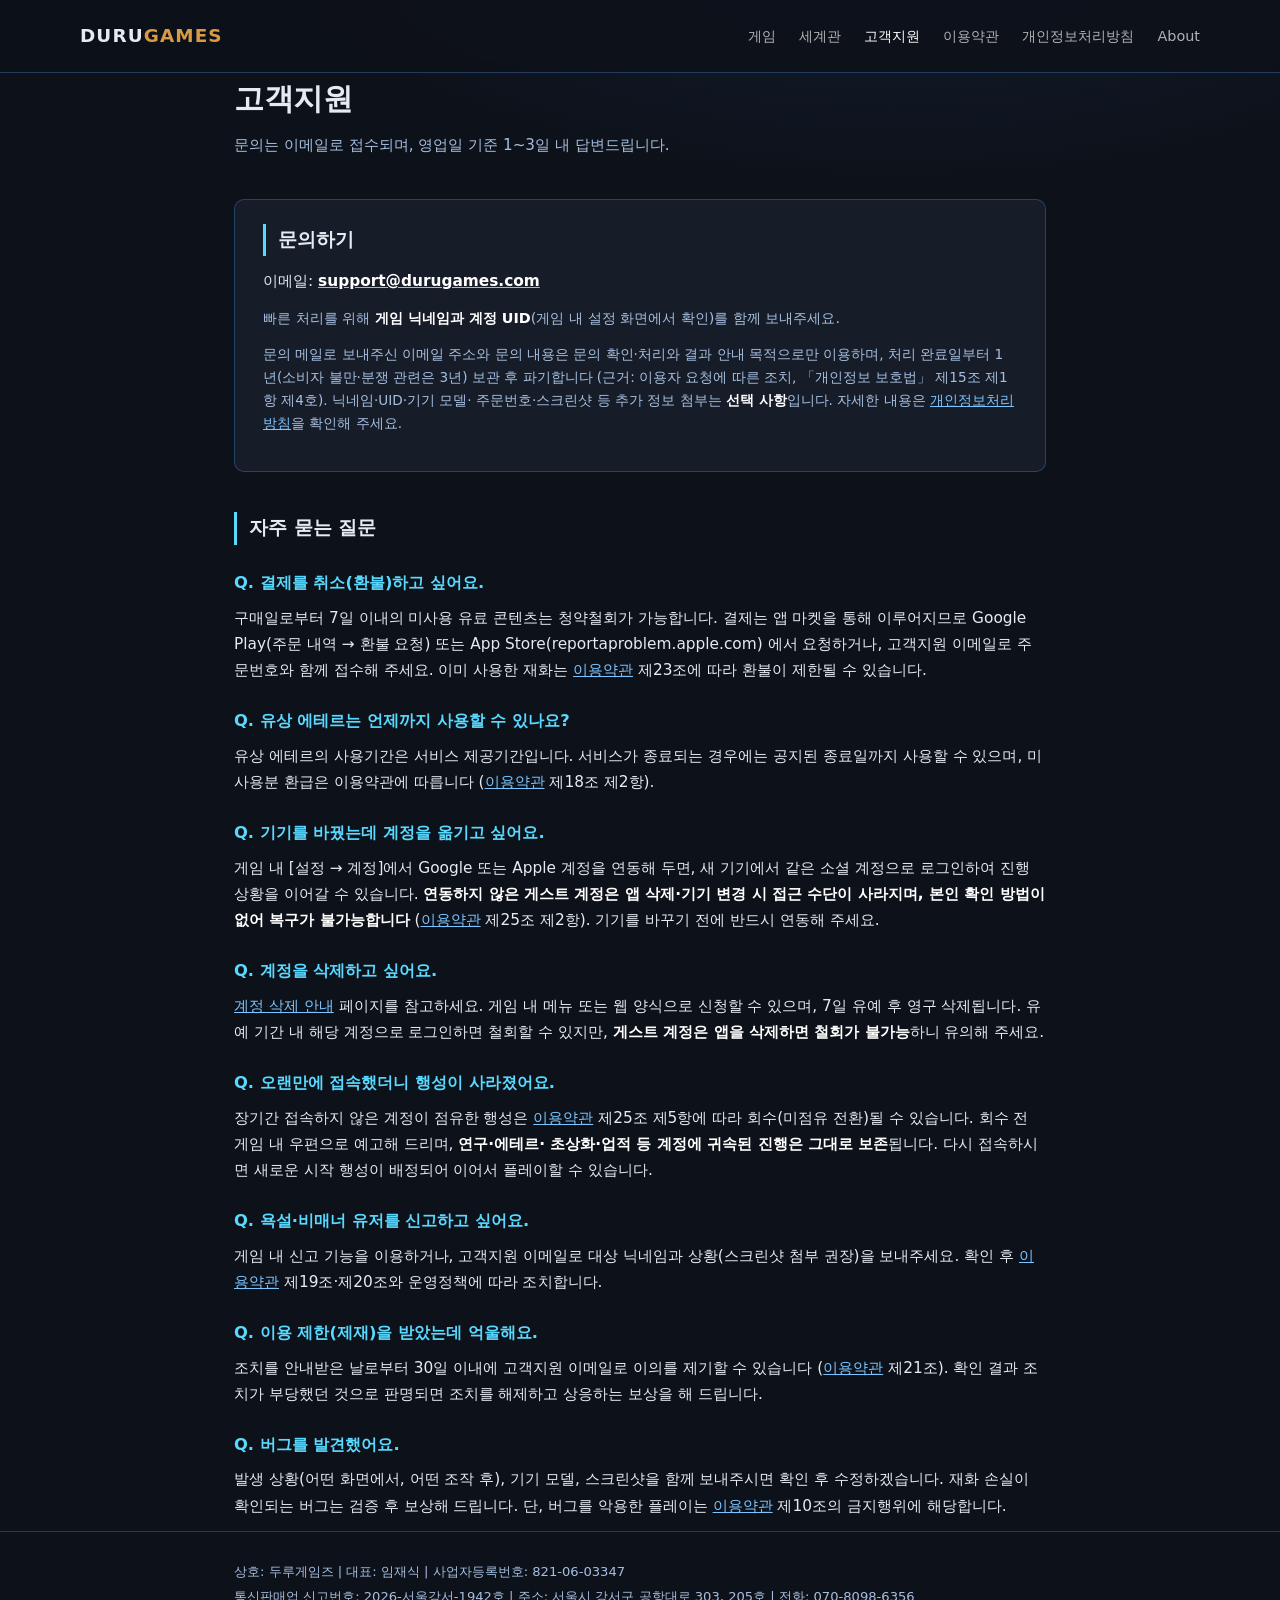
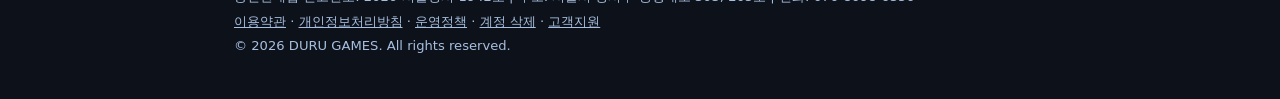
<file: support/index.html>
<!DOCTYPE html>
<html lang="ko">
<head>
<meta charset="utf-8">
<meta name="viewport" content="width=device-width, initial-scale=1">
<title>고객지원 | 두루게임즈</title>
<link rel="stylesheet" href="/style.css?v=20260812">
</head>
<body>
<header>
  <div class="wrap">
    <a class="logo" href="/">DURU<span>GAMES</span></a>
    <nav aria-label="주요 메뉴">
      <a href="/serantum/">게임</a>
      <a href="/serantum/world/">세계관</a>
      <a href="/support/" aria-current="page">고객지원</a>
      <a href="/terms/">이용약관</a>
      <a href="/privacy/">개인정보처리방침</a>
      <a href="/about/">About</a>
    </nav>
  </div>
</header>

<main class="wrap">
  <h1>고객지원</h1>
  <p class="sub">문의는 이메일로 접수되며, 영업일 기준 1~3일 내 답변드립니다.</p>

  <div class="card">
    <h2>문의하기</h2>
    <p>이메일: <a href="mailto:support@durugames.com"><strong>support@durugames.com</strong></a></p>
    <p style="font-size:0.9rem;color:var(--muted)">빠른 처리를 위해 <strong>게임 닉네임과 계정
    UID</strong>(게임 내 설정 화면에서 확인)를 함께 보내주세요.</p>
    <p style="font-size:0.85rem;color:var(--muted)">문의 메일로 보내주신 이메일 주소와 문의 내용은
    문의 확인·처리와 결과 안내 목적으로만 이용하며, 처리 완료일부터 1년(소비자 불만·분쟁 관련은
    3년) 보관 후 파기합니다
    (근거: 이용자 요청에 따른 조치, 「개인정보 보호법」 제15조 제1항 제4호). 닉네임·UID·기기 모델·
    주문번호·스크린샷 등 추가 정보 첨부는 <strong>선택 사항</strong>입니다. 자세한 내용은
    <a href="/privacy/">개인정보처리방침</a>을 확인해 주세요.</p>
  </div>

  <h2>자주 묻는 질문</h2>

  <h3>Q. 결제를 취소(환불)하고 싶어요.</h3>
  <p>구매일로부터 7일 이내의 미사용 유료 콘텐츠는 청약철회가 가능합니다. 결제는 앱 마켓을
  통해 이루어지므로 Google Play(주문 내역 → 환불 요청) 또는 App Store(reportaproblem.apple.com)
  에서 요청하거나, 고객지원 이메일로 주문번호와 함께 접수해 주세요. 이미 사용한 재화는
  <a href="/terms/">이용약관</a> 제23조에 따라 환불이 제한될 수 있습니다.</p>

  <h3>Q. 유상 에테르는 언제까지 사용할 수 있나요?</h3>
  <p>유상 에테르의 사용기간은 서비스 제공기간입니다. 서비스가 종료되는 경우에는 공지된
  종료일까지 사용할 수 있으며, 미사용분 환급은 이용약관에 따릅니다
  (<a href="/terms/">이용약관</a> 제18조 제2항).</p>

  <h3>Q. 기기를 바꿨는데 계정을 옮기고 싶어요.</h3>
  <p>게임 내 [설정 → 계정]에서 Google 또는 Apple 계정을 연동해 두면, 새 기기에서 같은 소셜
  계정으로 로그인하여 진행 상황을 이어갈 수 있습니다. <strong>연동하지 않은 게스트 계정은
  앱 삭제·기기 변경 시 접근 수단이 사라지며, 본인 확인 방법이 없어 복구가 불가능합니다</strong>
  (<a href="/terms/">이용약관</a> 제25조 제2항). 기기를 바꾸기 전에 반드시 연동해 주세요.</p>

  <h3>Q. 계정을 삭제하고 싶어요.</h3>
  <p><a href="/delete/">계정 삭제 안내</a> 페이지를 참고하세요. 게임 내 메뉴 또는 웹 양식으로
  신청할 수 있으며, 7일 유예 후 영구 삭제됩니다. 유예 기간 내 해당 계정으로 로그인하면 철회할
  수 있지만, <strong>게스트 계정은 앱을 삭제하면 철회가 불가능</strong>하니 유의해 주세요.</p>

  <h3>Q. 오랜만에 접속했더니 행성이 사라졌어요.</h3>
  <p>장기간 접속하지 않은 계정이 점유한 행성은 <a href="/terms/">이용약관</a> 제25조 제5항에 따라
  회수(미점유 전환)될 수 있습니다. 회수 전 게임 내 우편으로 예고해 드리며, <strong>연구·에테르·
  초상화·업적 등 계정에 귀속된 진행은 그대로 보존</strong>됩니다. 다시 접속하시면 새로운 시작
  행성이 배정되어 이어서 플레이할 수 있습니다.</p>

  <h3>Q. 욕설·비매너 유저를 신고하고 싶어요.</h3>
  <p>게임 내 신고 기능을 이용하거나, 고객지원 이메일로 대상 닉네임과 상황(스크린샷 첨부 권장)을
  보내주세요. 확인 후 <a href="/terms/">이용약관</a> 제19조·제20조와 운영정책에 따라 조치합니다.</p>

  <h3>Q. 이용 제한(제재)을 받았는데 억울해요.</h3>
  <p>조치를 안내받은 날로부터 30일 이내에 고객지원 이메일로 이의를 제기할 수 있습니다
  (<a href="/terms/">이용약관</a> 제21조). 확인 결과 조치가 부당했던 것으로 판명되면 조치를
  해제하고 상응하는 보상을 해 드립니다.</p>

  <h3>Q. 버그를 발견했어요.</h3>
  <p>발생 상황(어떤 화면에서, 어떤 조작 후), 기기 모델, 스크린샷을 함께 보내주시면 확인 후
  수정하겠습니다. 재화 손실이 확인되는 버그는 검증 후 보상해 드립니다. 단, 버그를 악용한
  플레이는 <a href="/terms/">이용약관</a> 제10조의 금지행위에 해당합니다.</p>
</main>

<footer>
  <div class="wrap">
    상호: 두루게임즈 | 대표: 임재식 | 사업자등록번호: 821-06-03347<br>
    통신판매업 신고번호: 2026-서울강서-1942호 | 주소: 서울시 강서구 공항대로 303, 205호 | 전화: 070-8098-6356<br>
    <a href="/terms/">이용약관</a> · <a href="/privacy/">개인정보처리방침</a> · <a href="/operation/">운영정책</a> ·
    <a href="/delete/">계정 삭제</a> · <a href="/support/">고객지원</a><br>
    © 2026 DURU GAMES. All rights reserved.
  </div>
</footer>
</body>
</html>
</file>
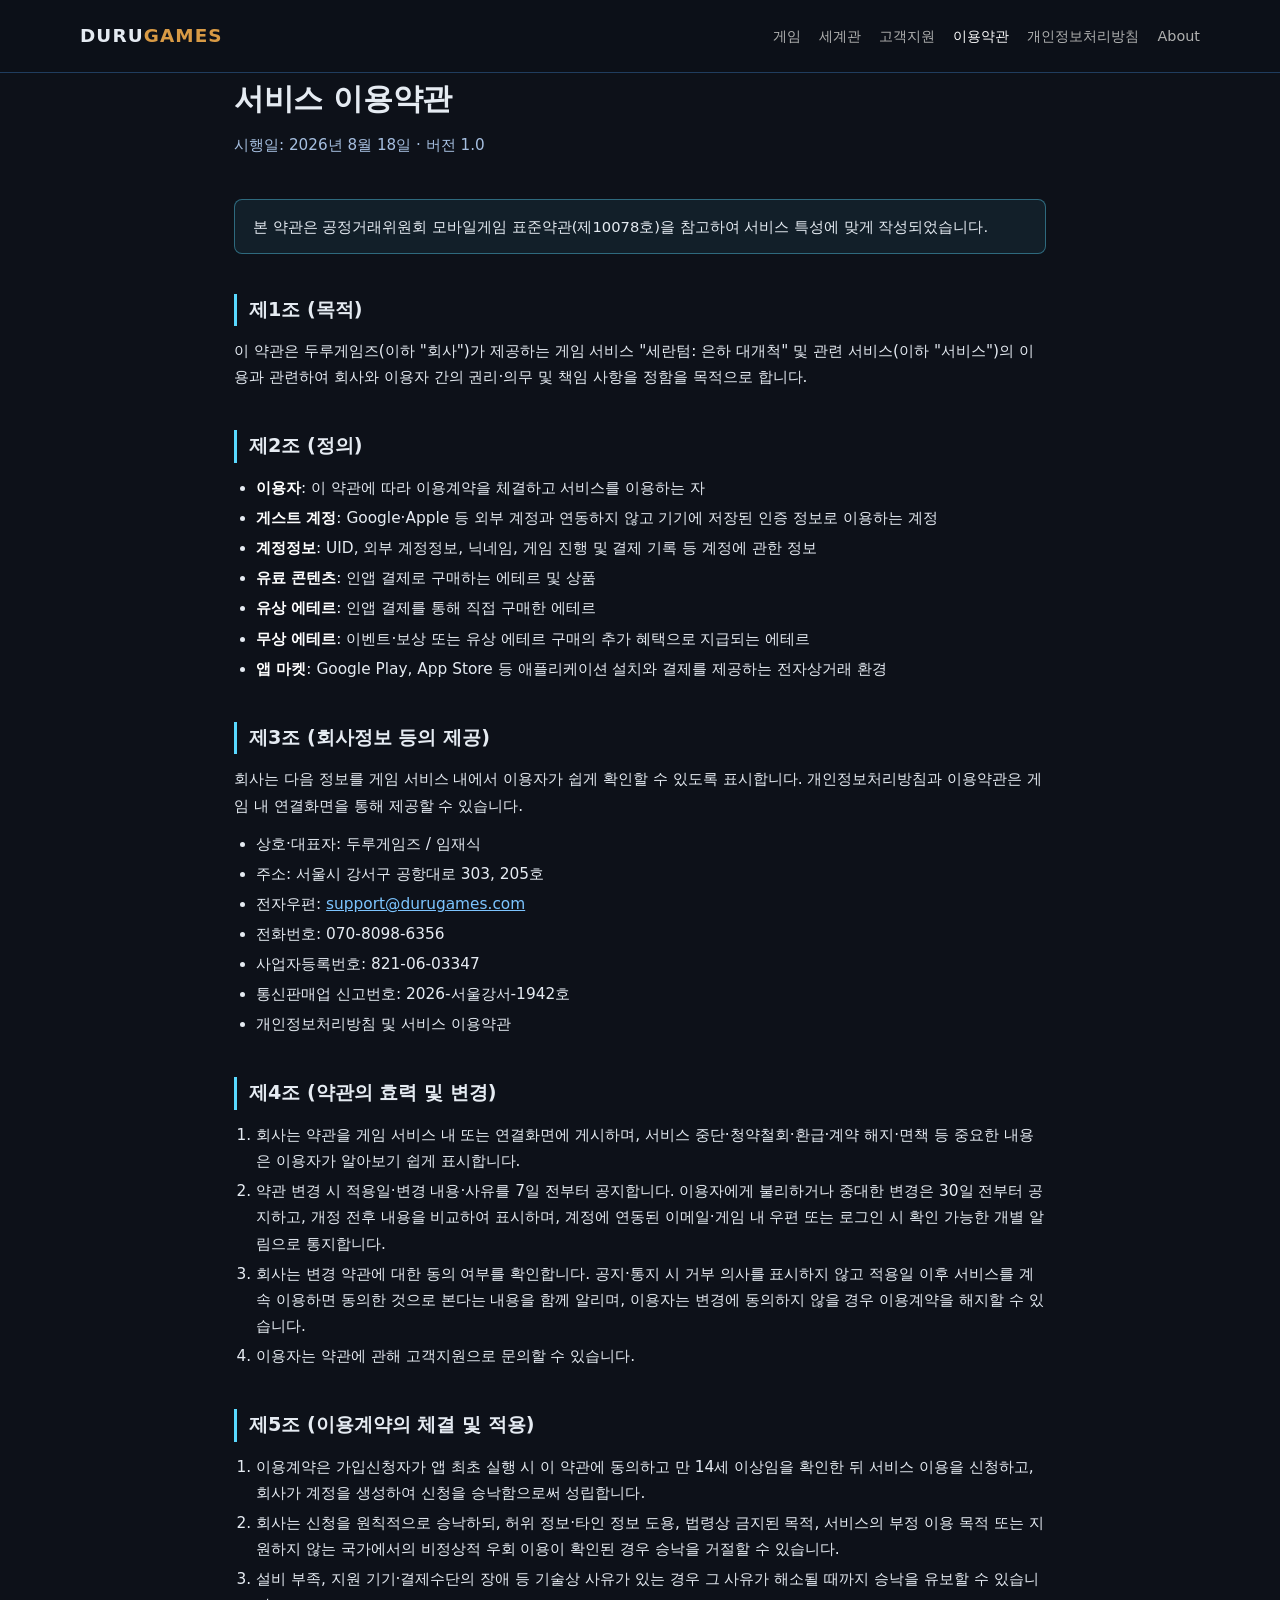
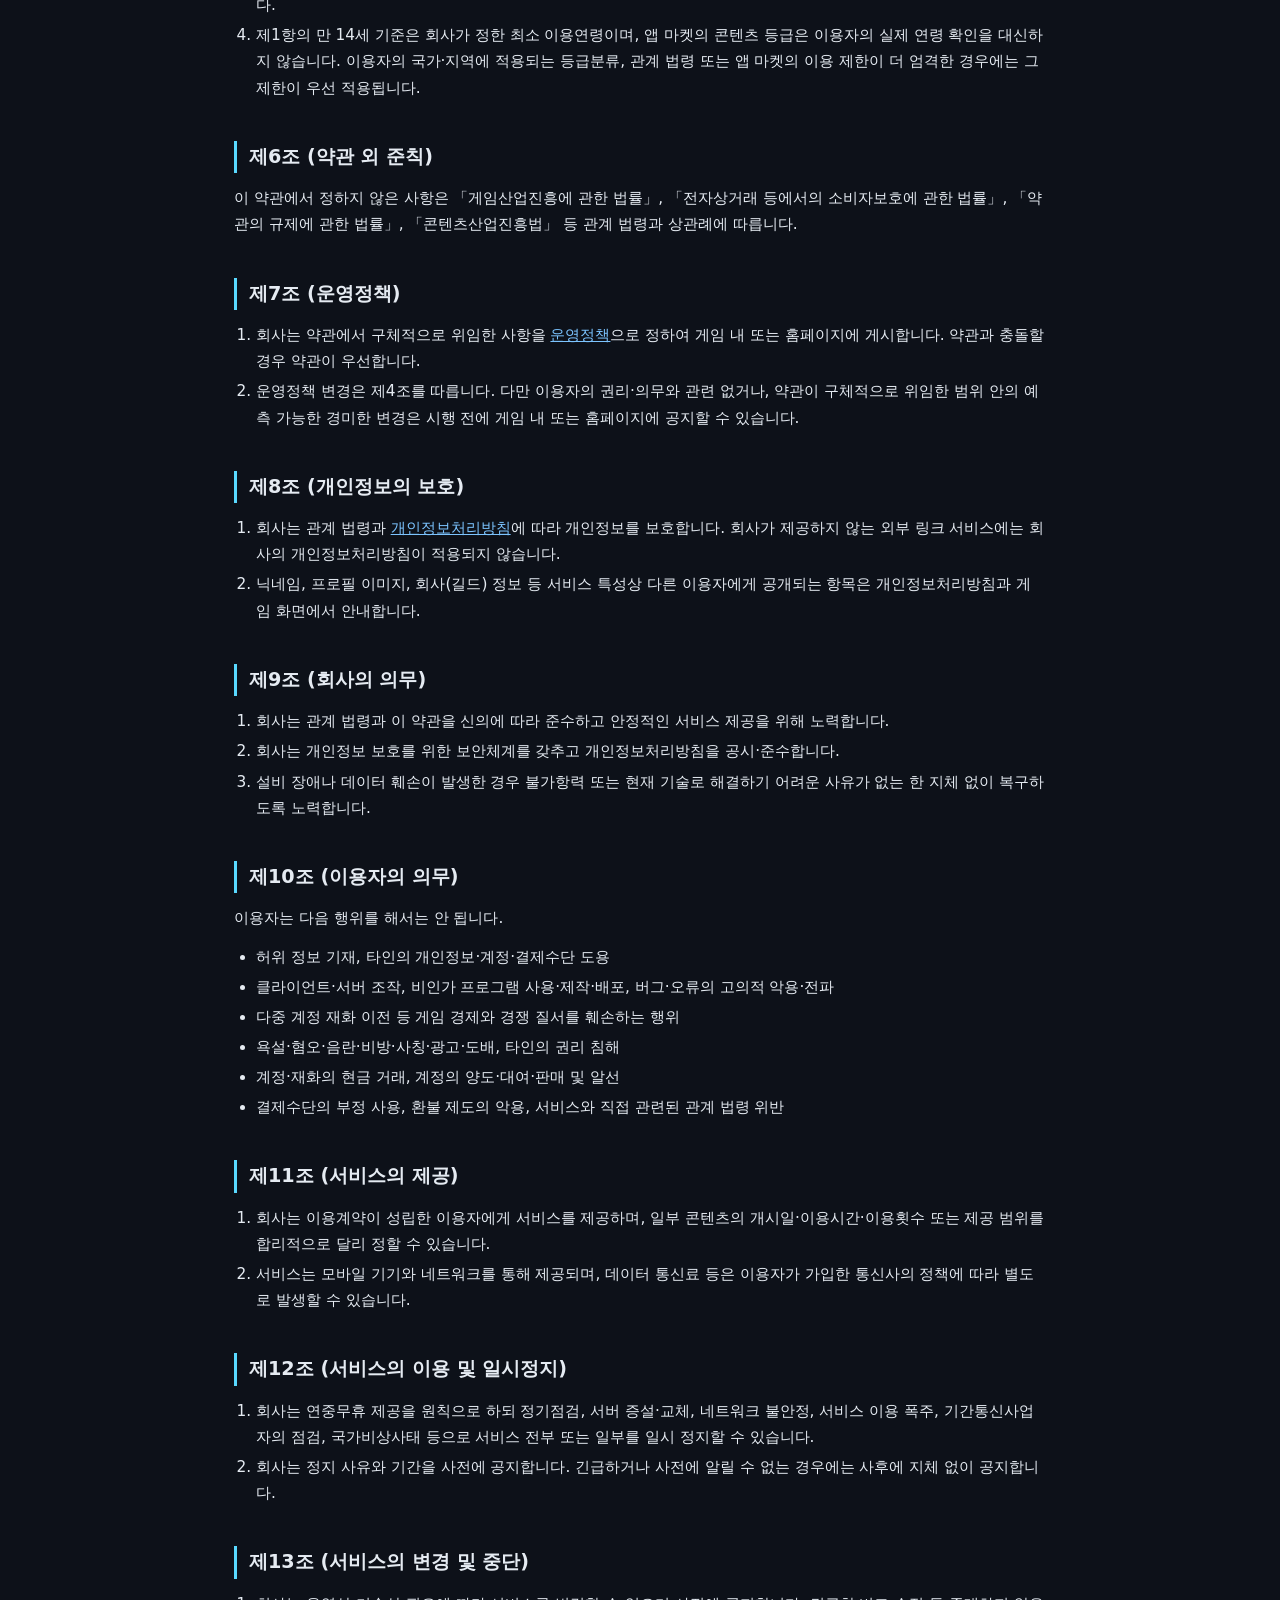
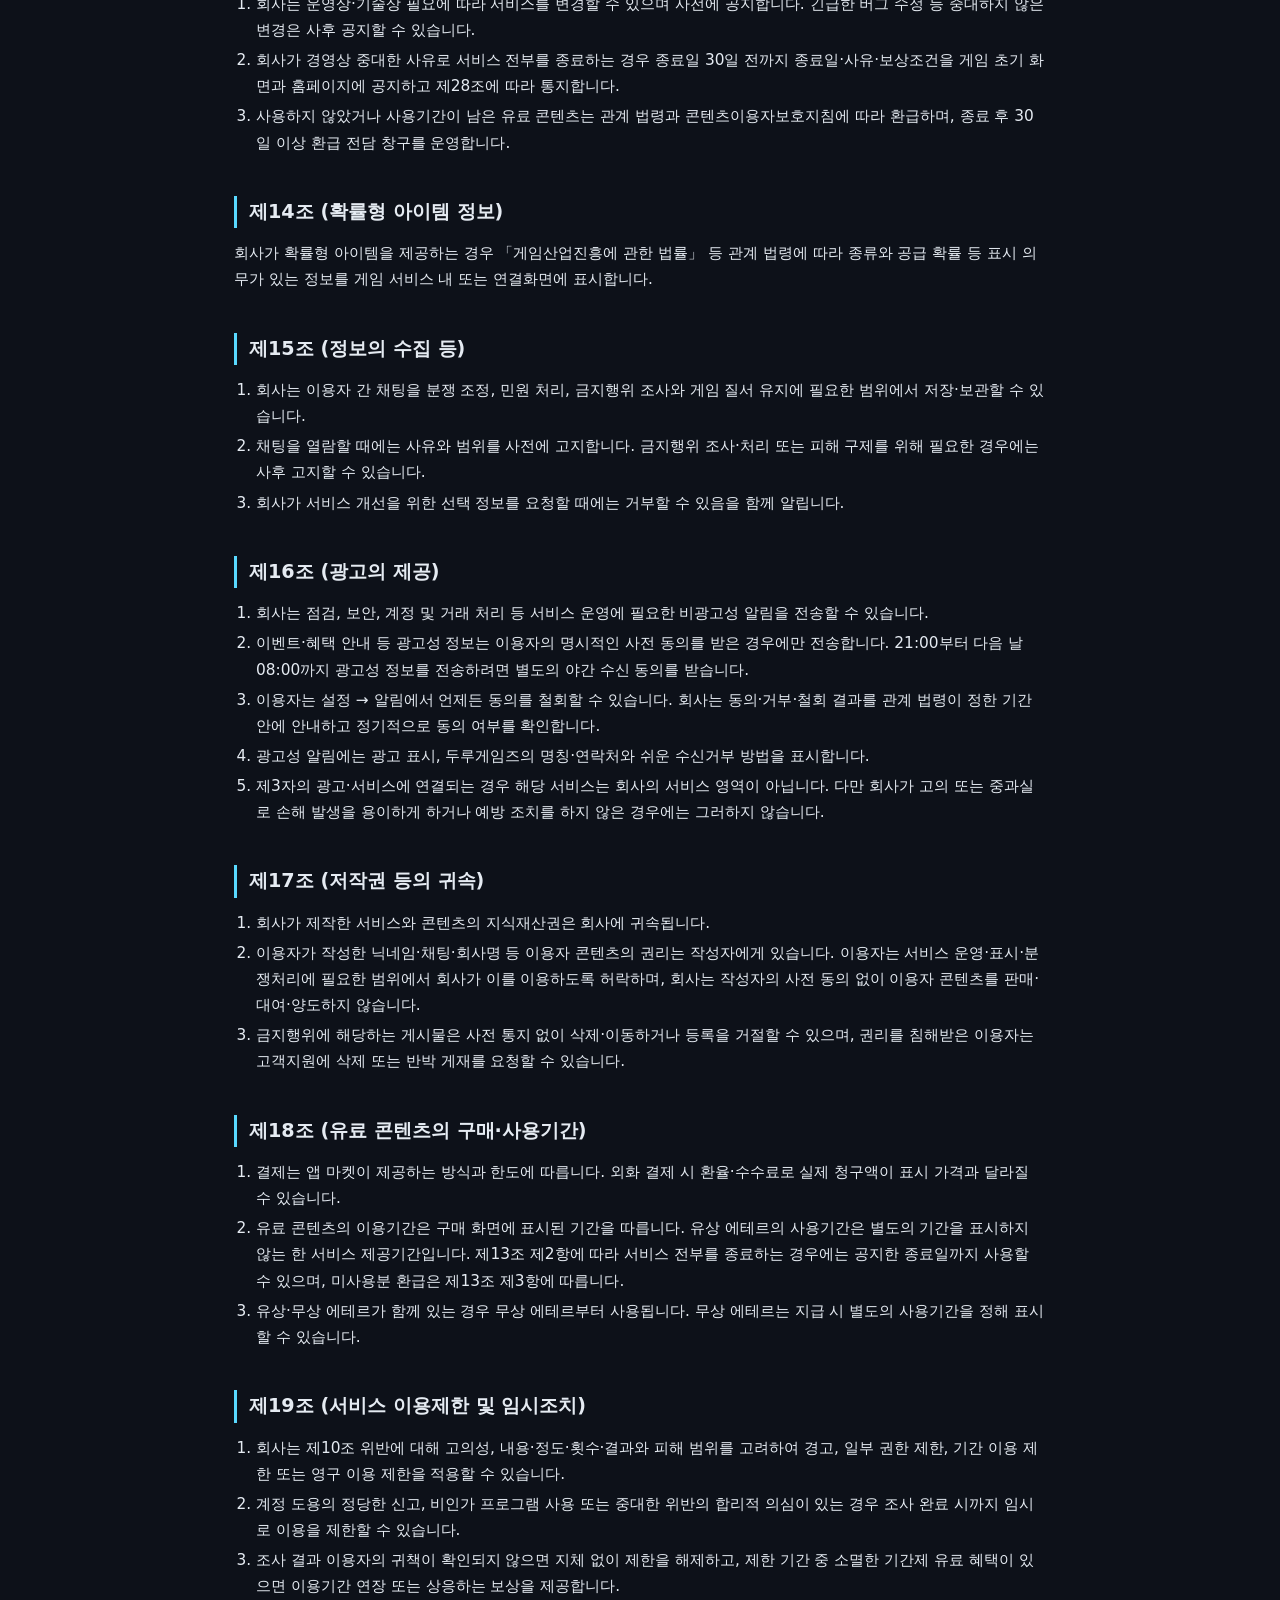
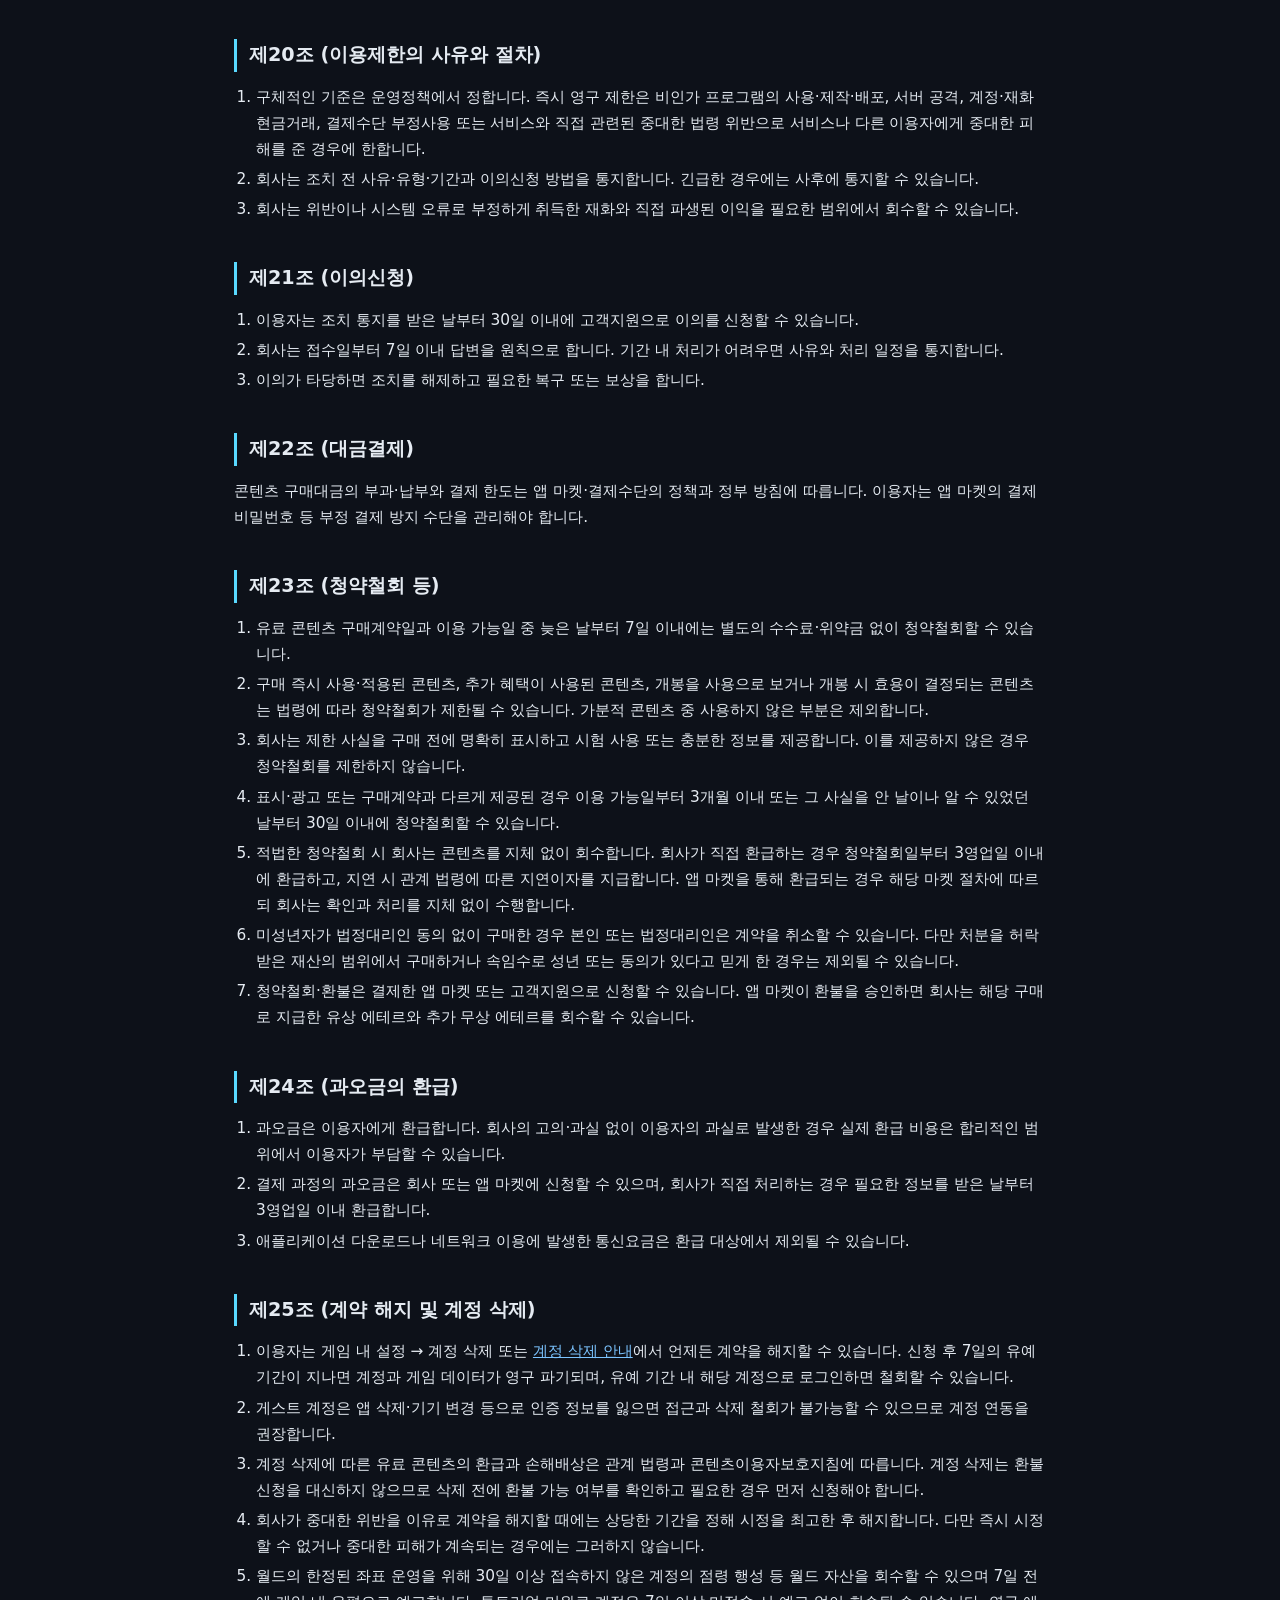
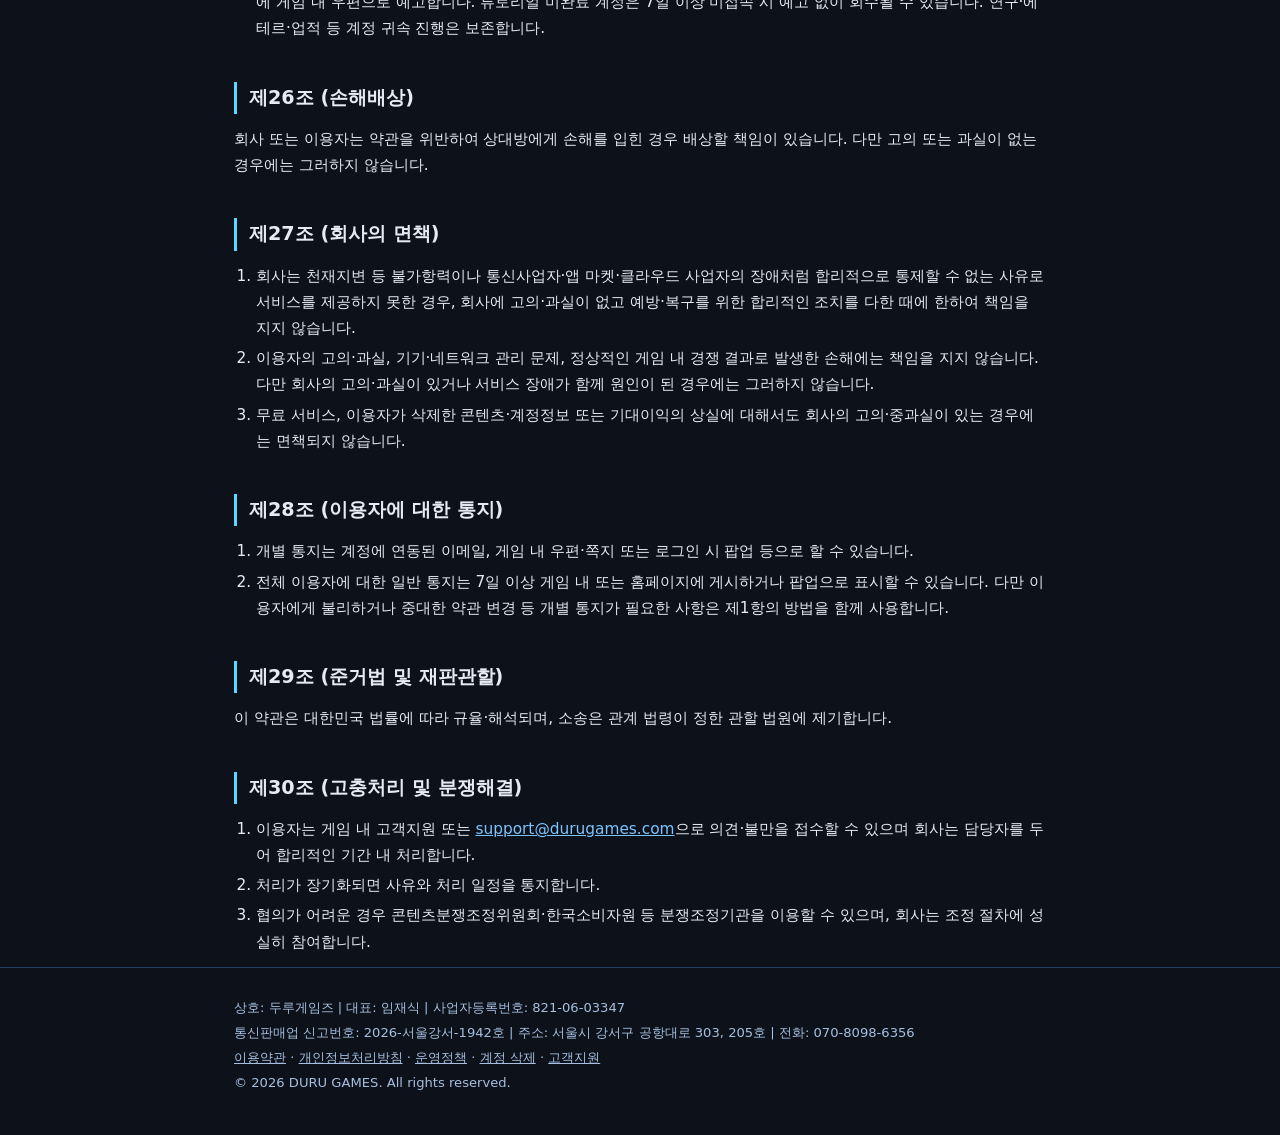
<file: terms/index.html>
<!DOCTYPE html>
<html lang="ko">
<head>
<meta charset="utf-8">
<meta name="viewport" content="width=device-width, initial-scale=1">
<title>이용약관 | 두루게임즈</title>
<link rel="stylesheet" href="/style.css?v=20260812">
</head>
<body>
<header><div class="wrap">
  <a class="logo" href="/">DURU<span>GAMES</span></a>
  <nav aria-label="주요 메뉴"><a href="/serantum/">게임</a><a href="/serantum/world/">세계관</a><a href="/support/">고객지원</a><a href="/terms/" aria-current="page">이용약관</a><a href="/privacy/">개인정보처리방침</a><a href="/about/">About</a></nav>
</div></header>

<main class="wrap">
  <h1>서비스 이용약관</h1>
  <p class="sub">시행일: 2026년 8월 18일 · 버전 1.0</p>
  <div class="notice">본 약관은 공정거래위원회 모바일게임 표준약관(제10078호)을 참고하여 서비스 특성에 맞게 작성되었습니다.</div>

  <h2>제1조 (목적)</h2>
  <p>이 약관은 두루게임즈(이하 "회사")가 제공하는 게임 서비스 "세란텀: 은하 대개척" 및 관련 서비스(이하 "서비스")의 이용과 관련하여 회사와 이용자 간의 권리·의무 및 책임 사항을 정함을 목적으로 합니다.</p>

  <h2>제2조 (정의)</h2>
  <ul>
    <li><strong>이용자</strong>: 이 약관에 따라 이용계약을 체결하고 서비스를 이용하는 자</li>
    <li><strong>게스트 계정</strong>: Google·Apple 등 외부 계정과 연동하지 않고 기기에 저장된 인증 정보로 이용하는 계정</li>
    <li><strong>계정정보</strong>: UID, 외부 계정정보, 닉네임, 게임 진행 및 결제 기록 등 계정에 관한 정보</li>
    <li><strong>유료 콘텐츠</strong>: 인앱 결제로 구매하는 에테르 및 상품</li>
    <li><strong>유상 에테르</strong>: 인앱 결제를 통해 직접 구매한 에테르</li>
    <li><strong>무상 에테르</strong>: 이벤트·보상 또는 유상 에테르 구매의 추가 혜택으로 지급되는 에테르</li>
    <li><strong>앱 마켓</strong>: Google Play, App Store 등 애플리케이션 설치와 결제를 제공하는 전자상거래 환경</li>
  </ul>

  <h2>제3조 (회사정보 등의 제공)</h2>
  <p>회사는 다음 정보를 게임 서비스 내에서 이용자가 쉽게 확인할 수 있도록 표시합니다. 개인정보처리방침과 이용약관은 게임 내 연결화면을 통해 제공할 수 있습니다.</p>
  <ul>
    <li>상호·대표자: 두루게임즈 / 임재식</li>
    <li>주소: 서울시 강서구 공항대로 303, 205호</li>
    <li>전자우편: <a href="mailto:support@durugames.com">support@durugames.com</a></li>
    <li>전화번호: 070-8098-6356</li>
    <li>사업자등록번호: 821-06-03347</li>
    <li>통신판매업 신고번호: 2026-서울강서-1942호</li>
    <li>개인정보처리방침 및 서비스 이용약관</li>
  </ul>

  <h2>제4조 (약관의 효력 및 변경)</h2>
  <ol>
    <li>회사는 약관을 게임 서비스 내 또는 연결화면에 게시하며, 서비스 중단·청약철회·환급·계약 해지·면책 등 중요한 내용은 이용자가 알아보기 쉽게 표시합니다.</li>
    <li>약관 변경 시 적용일·변경 내용·사유를 7일 전부터 공지합니다. 이용자에게 불리하거나 중대한 변경은 30일 전부터 공지하고, 개정 전후 내용을 비교하여 표시하며, 계정에 연동된 이메일·게임 내 우편 또는 로그인 시 확인 가능한 개별 알림으로 통지합니다.</li>
    <li>회사는 변경 약관에 대한 동의 여부를 확인합니다. 공지·통지 시 거부 의사를 표시하지 않고 적용일 이후 서비스를 계속 이용하면 동의한 것으로 본다는 내용을 함께 알리며, 이용자는 변경에 동의하지 않을 경우 이용계약을 해지할 수 있습니다.</li>
    <li>이용자는 약관에 관해 고객지원으로 문의할 수 있습니다.</li>
  </ol>

  <h2>제5조 (이용계약의 체결 및 적용)</h2>
  <ol>
    <li>이용계약은 가입신청자가 앱 최초 실행 시 이 약관에 동의하고 만 14세 이상임을 확인한 뒤 서비스 이용을 신청하고, 회사가 계정을 생성하여 신청을 승낙함으로써 성립합니다.</li>
    <li>회사는 신청을 원칙적으로 승낙하되, 허위 정보·타인 정보 도용, 법령상 금지된 목적, 서비스의 부정 이용 목적 또는 지원하지 않는 국가에서의 비정상적 우회 이용이 확인된 경우 승낙을 거절할 수 있습니다.</li>
    <li>설비 부족, 지원 기기·결제수단의 장애 등 기술상 사유가 있는 경우 그 사유가 해소될 때까지 승낙을 유보할 수 있습니다.</li>
    <li>제1항의 만 14세 기준은 회사가 정한 최소 이용연령이며, 앱 마켓의 콘텐츠 등급은 이용자의 실제 연령 확인을 대신하지 않습니다. 이용자의 국가·지역에 적용되는 등급분류, 관계 법령 또는 앱 마켓의 이용 제한이 더 엄격한 경우에는 그 제한이 우선 적용됩니다.</li>
  </ol>

  <h2>제6조 (약관 외 준칙)</h2>
  <p>이 약관에서 정하지 않은 사항은 「게임산업진흥에 관한 법률」, 「전자상거래 등에서의 소비자보호에 관한 법률」, 「약관의 규제에 관한 법률」, 「콘텐츠산업진흥법」 등 관계 법령과 상관례에 따릅니다.</p>

  <h2>제7조 (운영정책)</h2>
  <ol>
    <li>회사는 약관에서 구체적으로 위임한 사항을 <a href="/operation/">운영정책</a>으로 정하여 게임 내 또는 홈페이지에 게시합니다. 약관과 충돌할 경우 약관이 우선합니다.</li>
    <li>운영정책 변경은 제4조를 따릅니다. 다만 이용자의 권리·의무와 관련 없거나, 약관이 구체적으로 위임한 범위 안의 예측 가능한 경미한 변경은 시행 전에 게임 내 또는 홈페이지에 공지할 수 있습니다.</li>
  </ol>

  <h2>제8조 (개인정보의 보호)</h2>
  <ol>
    <li>회사는 관계 법령과 <a href="/privacy/">개인정보처리방침</a>에 따라 개인정보를 보호합니다. 회사가 제공하지 않는 외부 링크 서비스에는 회사의 개인정보처리방침이 적용되지 않습니다.</li>
    <li>닉네임, 프로필 이미지, 회사(길드) 정보 등 서비스 특성상 다른 이용자에게 공개되는 항목은 개인정보처리방침과 게임 화면에서 안내합니다.</li>
  </ol>

  <h2>제9조 (회사의 의무)</h2>
  <ol>
    <li>회사는 관계 법령과 이 약관을 신의에 따라 준수하고 안정적인 서비스 제공을 위해 노력합니다.</li>
    <li>회사는 개인정보 보호를 위한 보안체계를 갖추고 개인정보처리방침을 공시·준수합니다.</li>
    <li>설비 장애나 데이터 훼손이 발생한 경우 불가항력 또는 현재 기술로 해결하기 어려운 사유가 없는 한 지체 없이 복구하도록 노력합니다.</li>
  </ol>

  <h2>제10조 (이용자의 의무)</h2>
  <p>이용자는 다음 행위를 해서는 안 됩니다.</p>
  <ul>
    <li>허위 정보 기재, 타인의 개인정보·계정·결제수단 도용</li>
    <li>클라이언트·서버 조작, 비인가 프로그램 사용·제작·배포, 버그·오류의 고의적 악용·전파</li>
    <li>다중 계정 재화 이전 등 게임 경제와 경쟁 질서를 훼손하는 행위</li>
    <li>욕설·혐오·음란·비방·사칭·광고·도배, 타인의 권리 침해</li>
    <li>계정·재화의 현금 거래, 계정의 양도·대여·판매 및 알선</li>
    <li>결제수단의 부정 사용, 환불 제도의 악용, 서비스와 직접 관련된 관계 법령 위반</li>
  </ul>

  <h2>제11조 (서비스의 제공)</h2>
  <ol>
    <li>회사는 이용계약이 성립한 이용자에게 서비스를 제공하며, 일부 콘텐츠의 개시일·이용시간·이용횟수 또는 제공 범위를 합리적으로 달리 정할 수 있습니다.</li>
    <li>서비스는 모바일 기기와 네트워크를 통해 제공되며, 데이터 통신료 등은 이용자가 가입한 통신사의 정책에 따라 별도로 발생할 수 있습니다.</li>
  </ol>

  <h2>제12조 (서비스의 이용 및 일시정지)</h2>
  <ol>
    <li>회사는 연중무휴 제공을 원칙으로 하되 정기점검, 서버 증설·교체, 네트워크 불안정, 서비스 이용 폭주, 기간통신사업자의 점검, 국가비상사태 등으로 서비스 전부 또는 일부를 일시 정지할 수 있습니다.</li>
    <li>회사는 정지 사유와 기간을 사전에 공지합니다. 긴급하거나 사전에 알릴 수 없는 경우에는 사후에 지체 없이 공지합니다.</li>
  </ol>

  <h2>제13조 (서비스의 변경 및 중단)</h2>
  <ol>
    <li>회사는 운영상·기술상 필요에 따라 서비스를 변경할 수 있으며 사전에 공지합니다. 긴급한 버그 수정 등 중대하지 않은 변경은 사후 공지할 수 있습니다.</li>
    <li>회사가 경영상 중대한 사유로 서비스 전부를 종료하는 경우 종료일 30일 전까지 종료일·사유·보상조건을 게임 초기 화면과 홈페이지에 공지하고 제28조에 따라 통지합니다.</li>
    <li>사용하지 않았거나 사용기간이 남은 유료 콘텐츠는 관계 법령과 콘텐츠이용자보호지침에 따라 환급하며, 종료 후 30일 이상 환급 전담 창구를 운영합니다.</li>
  </ol>

  <h2>제14조 (확률형 아이템 정보)</h2>
  <p>회사가 확률형 아이템을 제공하는 경우 「게임산업진흥에 관한 법률」 등 관계 법령에 따라 종류와 공급 확률 등 표시 의무가 있는 정보를 게임 서비스 내 또는 연결화면에 표시합니다.</p>

  <h2>제15조 (정보의 수집 등)</h2>
  <ol>
    <li>회사는 이용자 간 채팅을 분쟁 조정, 민원 처리, 금지행위 조사와 게임 질서 유지에 필요한 범위에서 저장·보관할 수 있습니다.</li>
    <li>채팅을 열람할 때에는 사유와 범위를 사전에 고지합니다. 금지행위 조사·처리 또는 피해 구제를 위해 필요한 경우에는 사후 고지할 수 있습니다.</li>
    <li>회사가 서비스 개선을 위한 선택 정보를 요청할 때에는 거부할 수 있음을 함께 알립니다.</li>
  </ol>

  <h2>제16조 (광고의 제공)</h2>
  <ol>
    <li>회사는 점검, 보안, 계정 및 거래 처리 등 서비스 운영에 필요한 비광고성 알림을 전송할 수 있습니다.</li>
    <li>이벤트·혜택 안내 등 광고성 정보는 이용자의 명시적인 사전 동의를 받은 경우에만 전송합니다. 21:00부터 다음 날 08:00까지 광고성 정보를 전송하려면 별도의 야간 수신 동의를 받습니다.</li>
    <li>이용자는 설정 → 알림에서 언제든 동의를 철회할 수 있습니다. 회사는 동의·거부·철회 결과를 관계 법령이 정한 기간 안에 안내하고 정기적으로 동의 여부를 확인합니다.</li>
    <li>광고성 알림에는 광고 표시, 두루게임즈의 명칭·연락처와 쉬운 수신거부 방법을 표시합니다.</li>
    <li>제3자의 광고·서비스에 연결되는 경우 해당 서비스는 회사의 서비스 영역이 아닙니다. 다만 회사가 고의 또는 중과실로 손해 발생을 용이하게 하거나 예방 조치를 하지 않은 경우에는 그러하지 않습니다.</li>
  </ol>

  <h2>제17조 (저작권 등의 귀속)</h2>
  <ol>
    <li>회사가 제작한 서비스와 콘텐츠의 지식재산권은 회사에 귀속됩니다.</li>
    <li>이용자가 작성한 닉네임·채팅·회사명 등 이용자 콘텐츠의 권리는 작성자에게 있습니다. 이용자는 서비스 운영·표시·분쟁처리에 필요한 범위에서 회사가 이를 이용하도록 허락하며, 회사는 작성자의 사전 동의 없이 이용자 콘텐츠를 판매·대여·양도하지 않습니다.</li>
    <li>금지행위에 해당하는 게시물은 사전 통지 없이 삭제·이동하거나 등록을 거절할 수 있으며, 권리를 침해받은 이용자는 고객지원에 삭제 또는 반박 게재를 요청할 수 있습니다.</li>
  </ol>

  <h2>제18조 (유료 콘텐츠의 구매·사용기간)</h2>
  <ol>
    <li>결제는 앱 마켓이 제공하는 방식과 한도에 따릅니다. 외화 결제 시 환율·수수료로 실제 청구액이 표시 가격과 달라질 수 있습니다.</li>
    <li>유료 콘텐츠의 이용기간은 구매 화면에 표시된 기간을 따릅니다. 유상 에테르의 사용기간은 별도의 기간을 표시하지 않는 한 서비스 제공기간입니다. 제13조 제2항에 따라 서비스 전부를 종료하는 경우에는 공지한 종료일까지 사용할 수 있으며, 미사용분 환급은 제13조 제3항에 따릅니다.</li>
    <li>유상·무상 에테르가 함께 있는 경우 무상 에테르부터 사용됩니다. 무상 에테르는 지급 시 별도의 사용기간을 정해 표시할 수 있습니다.</li>
  </ol>

  <h2>제19조 (서비스 이용제한 및 임시조치)</h2>
  <ol>
    <li>회사는 제10조 위반에 대해 고의성, 내용·정도·횟수·결과와 피해 범위를 고려하여 경고, 일부 권한 제한, 기간 이용 제한 또는 영구 이용 제한을 적용할 수 있습니다.</li>
    <li>계정 도용의 정당한 신고, 비인가 프로그램 사용 또는 중대한 위반의 합리적 의심이 있는 경우 조사 완료 시까지 임시로 이용을 제한할 수 있습니다.</li>
    <li>조사 결과 이용자의 귀책이 확인되지 않으면 지체 없이 제한을 해제하고, 제한 기간 중 소멸한 기간제 유료 혜택이 있으면 이용기간 연장 또는 상응하는 보상을 제공합니다.</li>
  </ol>

  <h2>제20조 (이용제한의 사유와 절차)</h2>
  <ol>
    <li>구체적인 기준은 운영정책에서 정합니다. 즉시 영구 제한은 비인가 프로그램의 사용·제작·배포, 서버 공격, 계정·재화 현금거래, 결제수단 부정사용 또는 서비스와 직접 관련된 중대한 법령 위반으로 서비스나 다른 이용자에게 중대한 피해를 준 경우에 한합니다.</li>
    <li>회사는 조치 전 사유·유형·기간과 이의신청 방법을 통지합니다. 긴급한 경우에는 사후에 통지할 수 있습니다.</li>
    <li>회사는 위반이나 시스템 오류로 부정하게 취득한 재화와 직접 파생된 이익을 필요한 범위에서 회수할 수 있습니다.</li>
  </ol>

  <h2>제21조 (이의신청)</h2>
  <ol>
    <li>이용자는 조치 통지를 받은 날부터 30일 이내에 고객지원으로 이의를 신청할 수 있습니다.</li>
    <li>회사는 접수일부터 7일 이내 답변을 원칙으로 합니다. 기간 내 처리가 어려우면 사유와 처리 일정을 통지합니다.</li>
    <li>이의가 타당하면 조치를 해제하고 필요한 복구 또는 보상을 합니다.</li>
  </ol>

  <h2>제22조 (대금결제)</h2>
  <p>콘텐츠 구매대금의 부과·납부와 결제 한도는 앱 마켓·결제수단의 정책과 정부 방침에 따릅니다. 이용자는 앱 마켓의 결제 비밀번호 등 부정 결제 방지 수단을 관리해야 합니다.</p>

  <h2>제23조 (청약철회 등)</h2>
  <ol>
    <li>유료 콘텐츠 구매계약일과 이용 가능일 중 늦은 날부터 7일 이내에는 별도의 수수료·위약금 없이 청약철회할 수 있습니다.</li>
    <li>구매 즉시 사용·적용된 콘텐츠, 추가 혜택이 사용된 콘텐츠, 개봉을 사용으로 보거나 개봉 시 효용이 결정되는 콘텐츠는 법령에 따라 청약철회가 제한될 수 있습니다. 가분적 콘텐츠 중 사용하지 않은 부분은 제외합니다.</li>
    <li>회사는 제한 사실을 구매 전에 명확히 표시하고 시험 사용 또는 충분한 정보를 제공합니다. 이를 제공하지 않은 경우 청약철회를 제한하지 않습니다.</li>
    <li>표시·광고 또는 구매계약과 다르게 제공된 경우 이용 가능일부터 3개월 이내 또는 그 사실을 안 날이나 알 수 있었던 날부터 30일 이내에 청약철회할 수 있습니다.</li>
    <li>적법한 청약철회 시 회사는 콘텐츠를 지체 없이 회수합니다. 회사가 직접 환급하는 경우 청약철회일부터 3영업일 이내에 환급하고, 지연 시 관계 법령에 따른 지연이자를 지급합니다. 앱 마켓을 통해 환급되는 경우 해당 마켓 절차에 따르되 회사는 확인과 처리를 지체 없이 수행합니다.</li>
    <li>미성년자가 법정대리인 동의 없이 구매한 경우 본인 또는 법정대리인은 계약을 취소할 수 있습니다. 다만 처분을 허락받은 재산의 범위에서 구매하거나 속임수로 성년 또는 동의가 있다고 믿게 한 경우는 제외될 수 있습니다.</li>
    <li>청약철회·환불은 결제한 앱 마켓 또는 고객지원으로 신청할 수 있습니다. 앱 마켓이 환불을 승인하면 회사는 해당 구매로 지급한 유상 에테르와 추가 무상 에테르를 회수할 수 있습니다.</li>
  </ol>

  <h2>제24조 (과오금의 환급)</h2>
  <ol>
    <li>과오금은 이용자에게 환급합니다. 회사의 고의·과실 없이 이용자의 과실로 발생한 경우 실제 환급 비용은 합리적인 범위에서 이용자가 부담할 수 있습니다.</li>
    <li>결제 과정의 과오금은 회사 또는 앱 마켓에 신청할 수 있으며, 회사가 직접 처리하는 경우 필요한 정보를 받은 날부터 3영업일 이내 환급합니다.</li>
    <li>애플리케이션 다운로드나 네트워크 이용에 발생한 통신요금은 환급 대상에서 제외될 수 있습니다.</li>
  </ol>

  <h2>제25조 (계약 해지 및 계정 삭제)</h2>
  <ol>
    <li>이용자는 게임 내 설정 → 계정 삭제 또는 <a href="/delete/">계정 삭제 안내</a>에서 언제든 계약을 해지할 수 있습니다. 신청 후 7일의 유예 기간이 지나면 계정과 게임 데이터가 영구 파기되며, 유예 기간 내 해당 계정으로 로그인하면 철회할 수 있습니다.</li>
    <li>게스트 계정은 앱 삭제·기기 변경 등으로 인증 정보를 잃으면 접근과 삭제 철회가 불가능할 수 있으므로 계정 연동을 권장합니다.</li>
    <li>계정 삭제에 따른 유료 콘텐츠의 환급과 손해배상은 관계 법령과 콘텐츠이용자보호지침에 따릅니다. 계정 삭제는 환불 신청을 대신하지 않으므로 삭제 전에 환불 가능 여부를 확인하고 필요한 경우 먼저 신청해야 합니다.</li>
    <li>회사가 중대한 위반을 이유로 계약을 해지할 때에는 상당한 기간을 정해 시정을 최고한 후 해지합니다. 다만 즉시 시정할 수 없거나 중대한 피해가 계속되는 경우에는 그러하지 않습니다.</li>
    <li>월드의 한정된 좌표 운영을 위해 30일 이상 접속하지 않은 계정의 점령 행성 등 월드 자산을 회수할 수 있으며 7일 전에 게임 내 우편으로 예고합니다. 튜토리얼 미완료 계정은 7일 이상 미접속 시 예고 없이 회수될 수 있습니다. 연구·에테르·업적 등 계정 귀속 진행은 보존합니다.</li>
  </ol>

  <h2>제26조 (손해배상)</h2>
  <p>회사 또는 이용자는 약관을 위반하여 상대방에게 손해를 입힌 경우 배상할 책임이 있습니다. 다만 고의 또는 과실이 없는 경우에는 그러하지 않습니다.</p>

  <h2>제27조 (회사의 면책)</h2>
  <ol>
    <li>회사는 천재지변 등 불가항력이나 통신사업자·앱 마켓·클라우드 사업자의 장애처럼 합리적으로 통제할 수 없는 사유로 서비스를 제공하지 못한 경우, 회사에 고의·과실이 없고 예방·복구를 위한 합리적인 조치를 다한 때에 한하여 책임을 지지 않습니다.</li>
    <li>이용자의 고의·과실, 기기·네트워크 관리 문제, 정상적인 게임 내 경쟁 결과로 발생한 손해에는 책임을 지지 않습니다. 다만 회사의 고의·과실이 있거나 서비스 장애가 함께 원인이 된 경우에는 그러하지 않습니다.</li>
    <li>무료 서비스, 이용자가 삭제한 콘텐츠·계정정보 또는 기대이익의 상실에 대해서도 회사의 고의·중과실이 있는 경우에는 면책되지 않습니다.</li>
  </ol>

  <h2>제28조 (이용자에 대한 통지)</h2>
  <ol>
    <li>개별 통지는 계정에 연동된 이메일, 게임 내 우편·쪽지 또는 로그인 시 팝업 등으로 할 수 있습니다.</li>
    <li>전체 이용자에 대한 일반 통지는 7일 이상 게임 내 또는 홈페이지에 게시하거나 팝업으로 표시할 수 있습니다. 다만 이용자에게 불리하거나 중대한 약관 변경 등 개별 통지가 필요한 사항은 제1항의 방법을 함께 사용합니다.</li>
  </ol>

  <h2>제29조 (준거법 및 재판관할)</h2>
  <p>이 약관은 대한민국 법률에 따라 규율·해석되며, 소송은 관계 법령이 정한 관할 법원에 제기합니다.</p>

  <h2>제30조 (고충처리 및 분쟁해결)</h2>
  <ol>
    <li>이용자는 게임 내 고객지원 또는 <a href="mailto:support@durugames.com">support@durugames.com</a>으로 의견·불만을 접수할 수 있으며 회사는 담당자를 두어 합리적인 기간 내 처리합니다.</li>
    <li>처리가 장기화되면 사유와 처리 일정을 통지합니다.</li>
    <li>협의가 어려운 경우 콘텐츠분쟁조정위원회·한국소비자원 등 분쟁조정기관을 이용할 수 있으며, 회사는 조정 절차에 성실히 참여합니다.</li>
  </ol>
</main>

<footer><div class="wrap">
  상호: 두루게임즈 | 대표: 임재식 | 사업자등록번호: 821-06-03347<br>
  통신판매업 신고번호: 2026-서울강서-1942호 | 주소: 서울시 강서구 공항대로 303, 205호 | 전화: 070-8098-6356<br>
  <a href="/terms/">이용약관</a> · <a href="/privacy/">개인정보처리방침</a> · <a href="/operation/">운영정책</a> · <a href="/delete/">계정 삭제</a> · <a href="/support/">고객지원</a><br>
  © 2026 DURU GAMES. All rights reserved.
</div></footer>
</body>
</html>
</file>
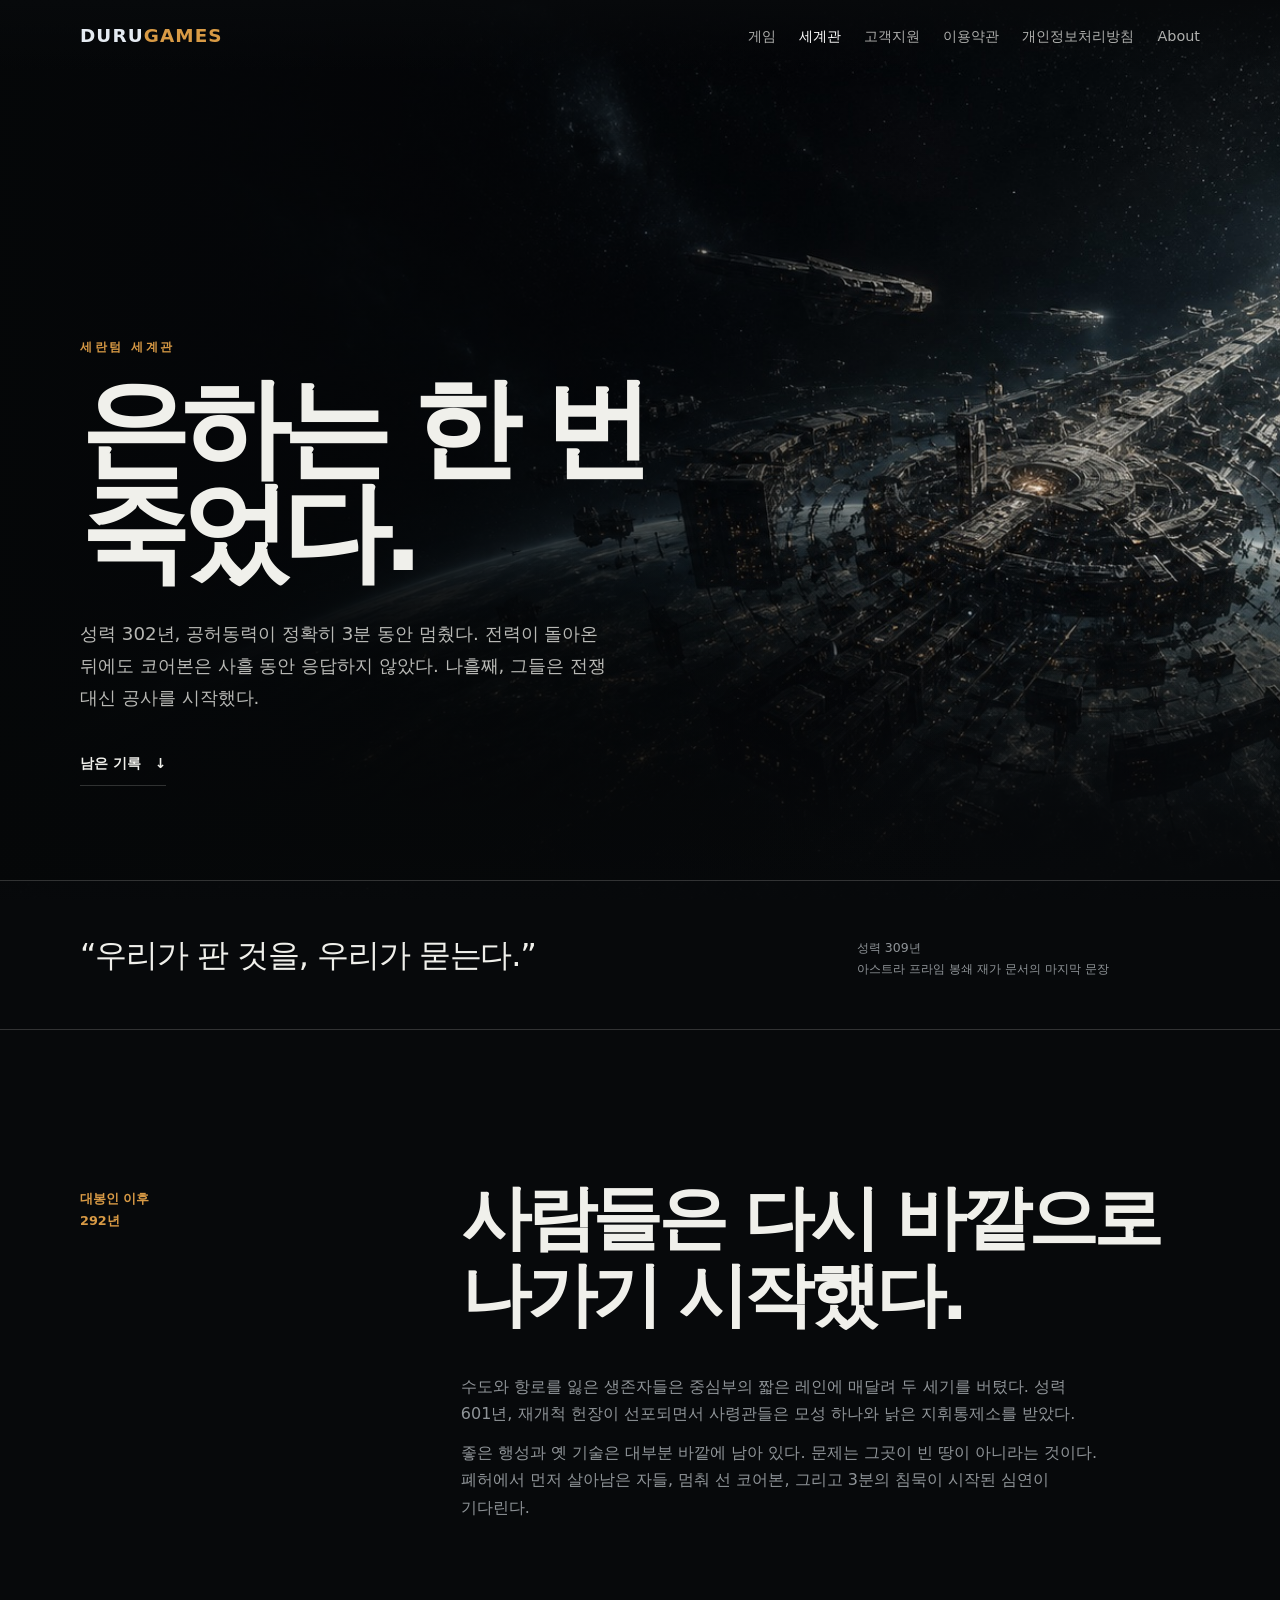
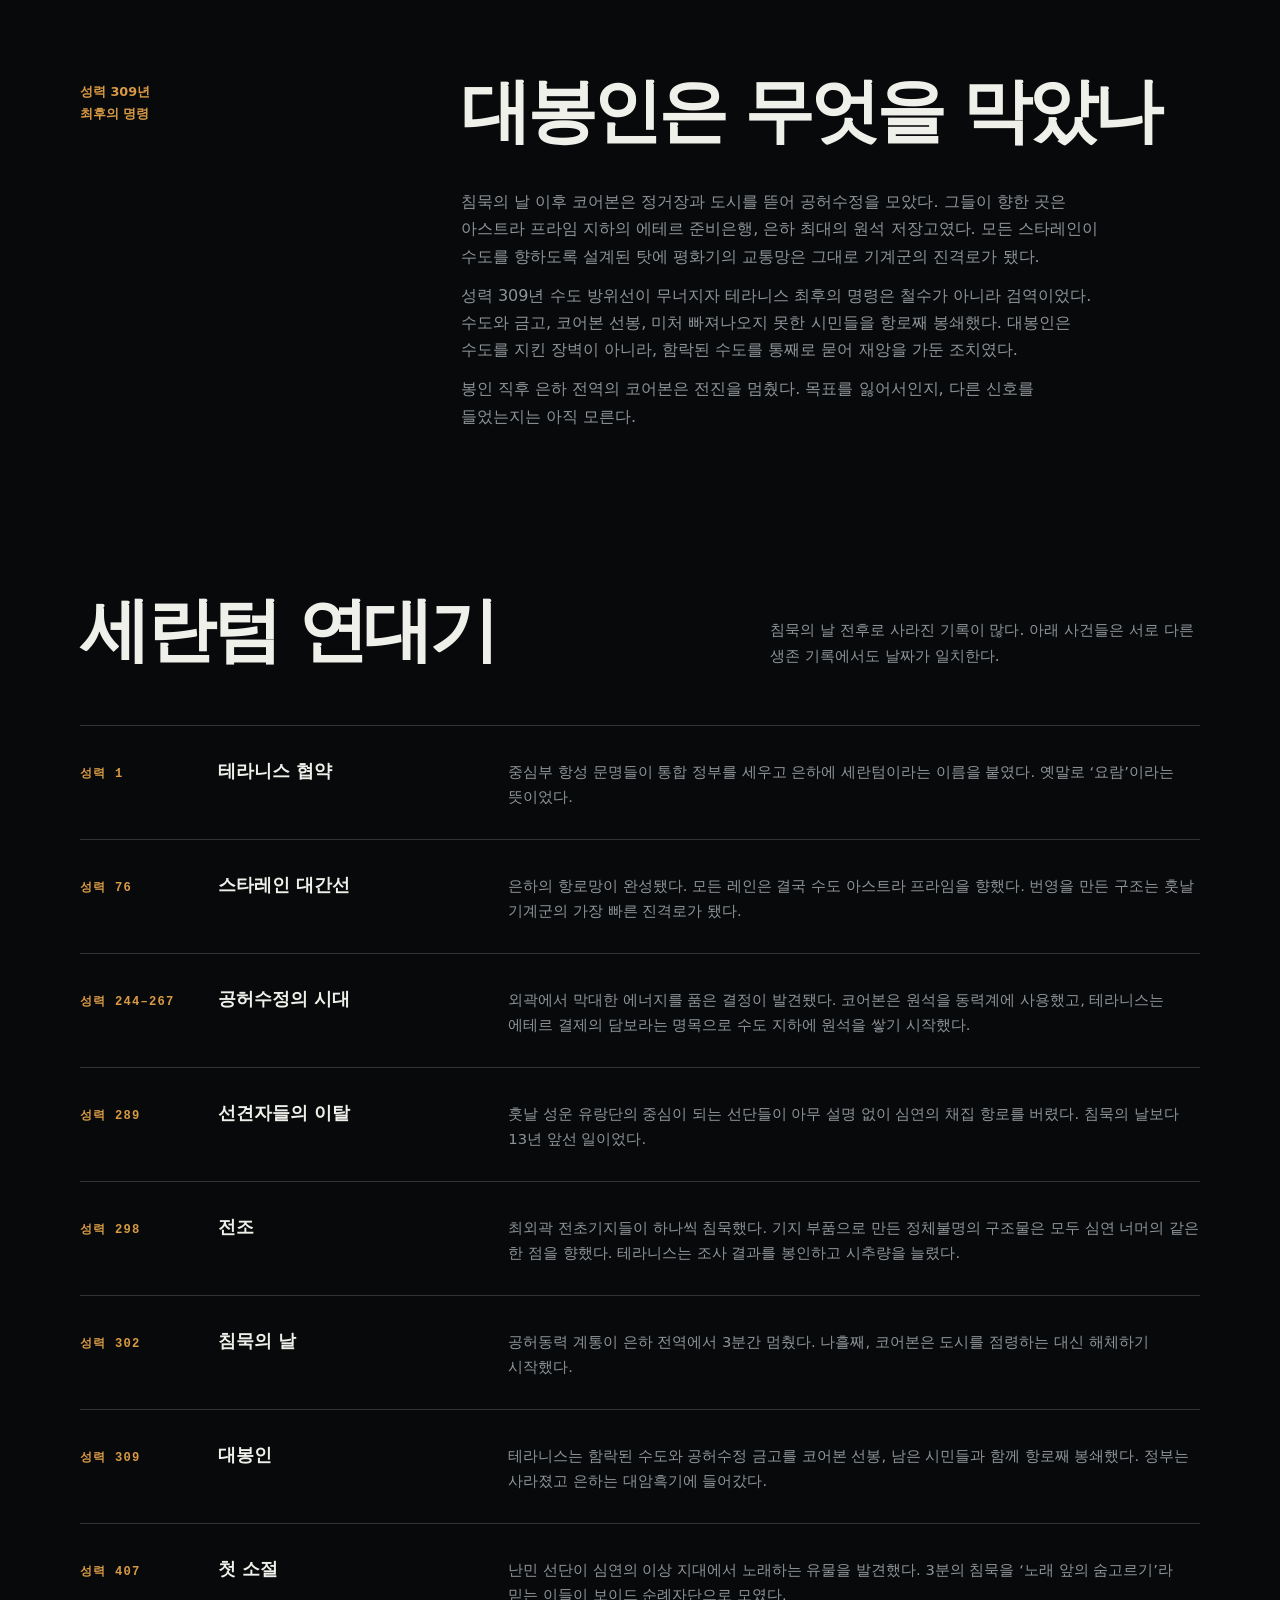
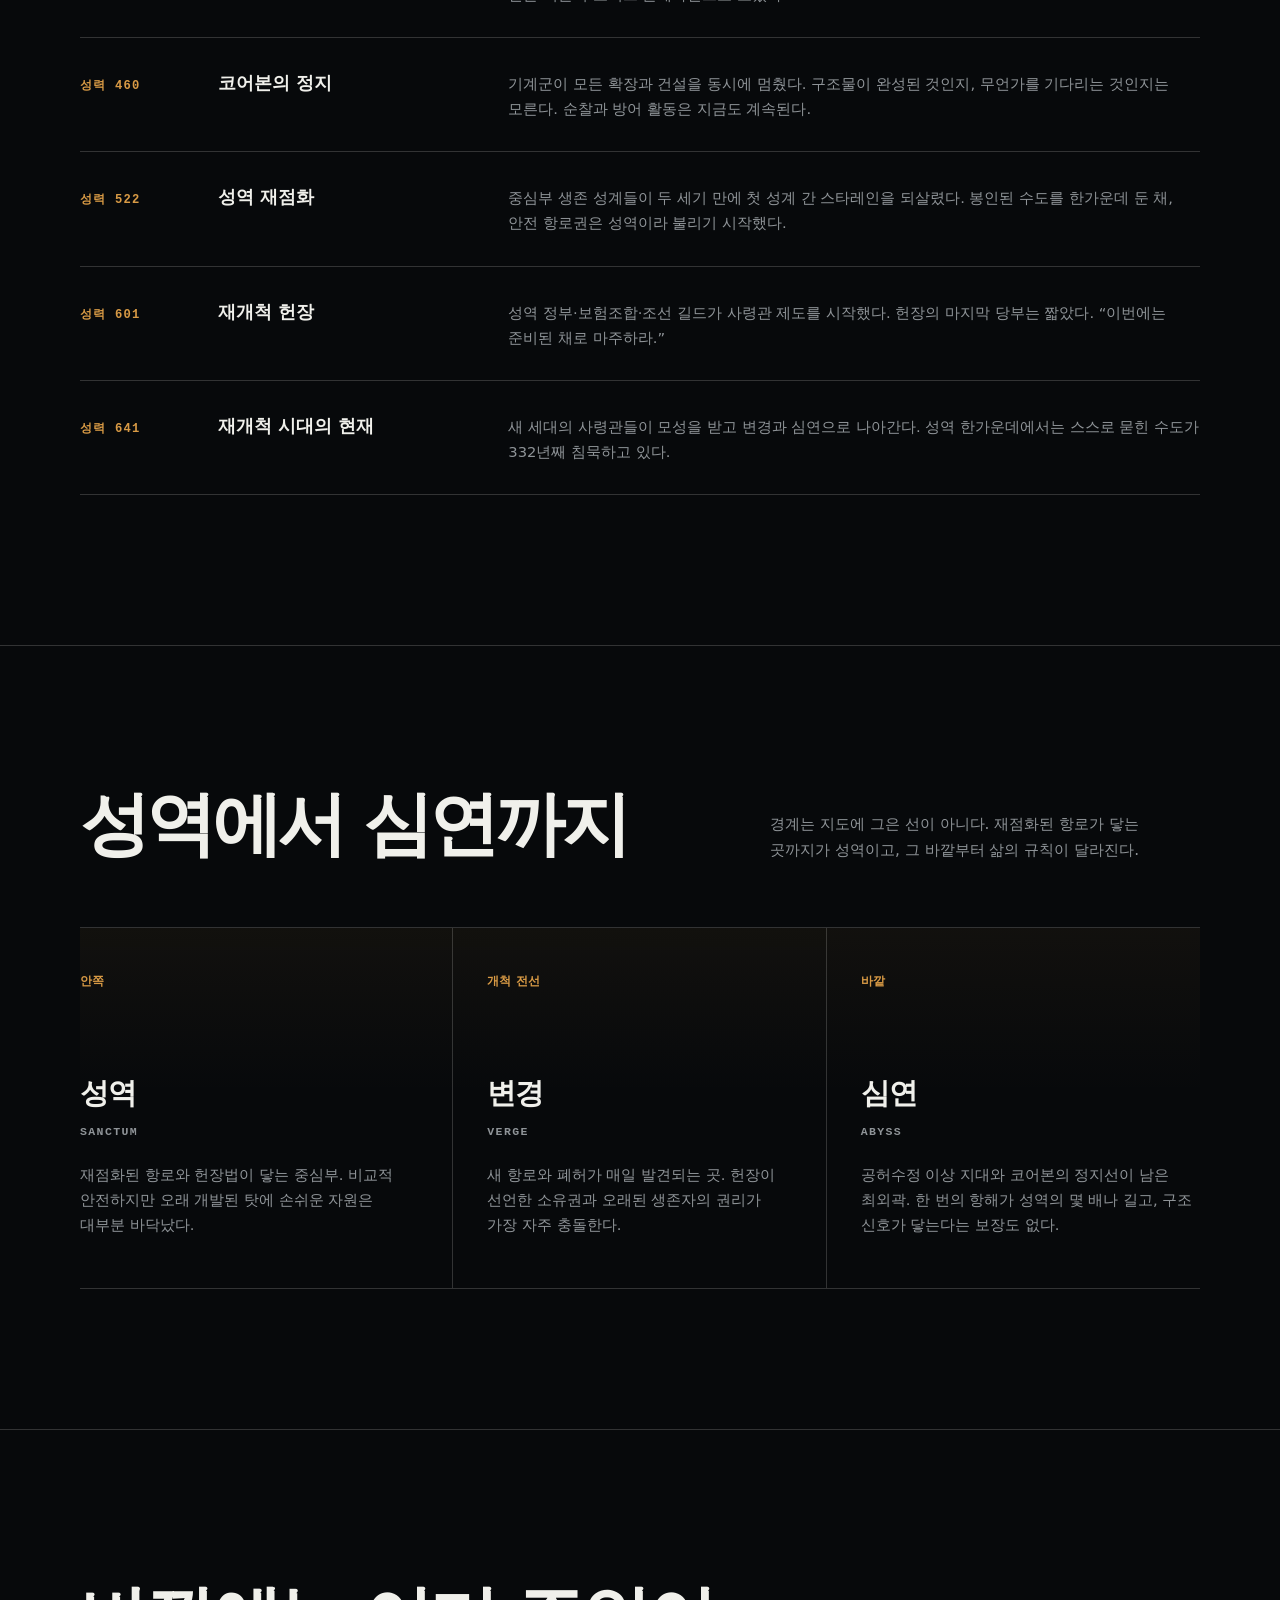
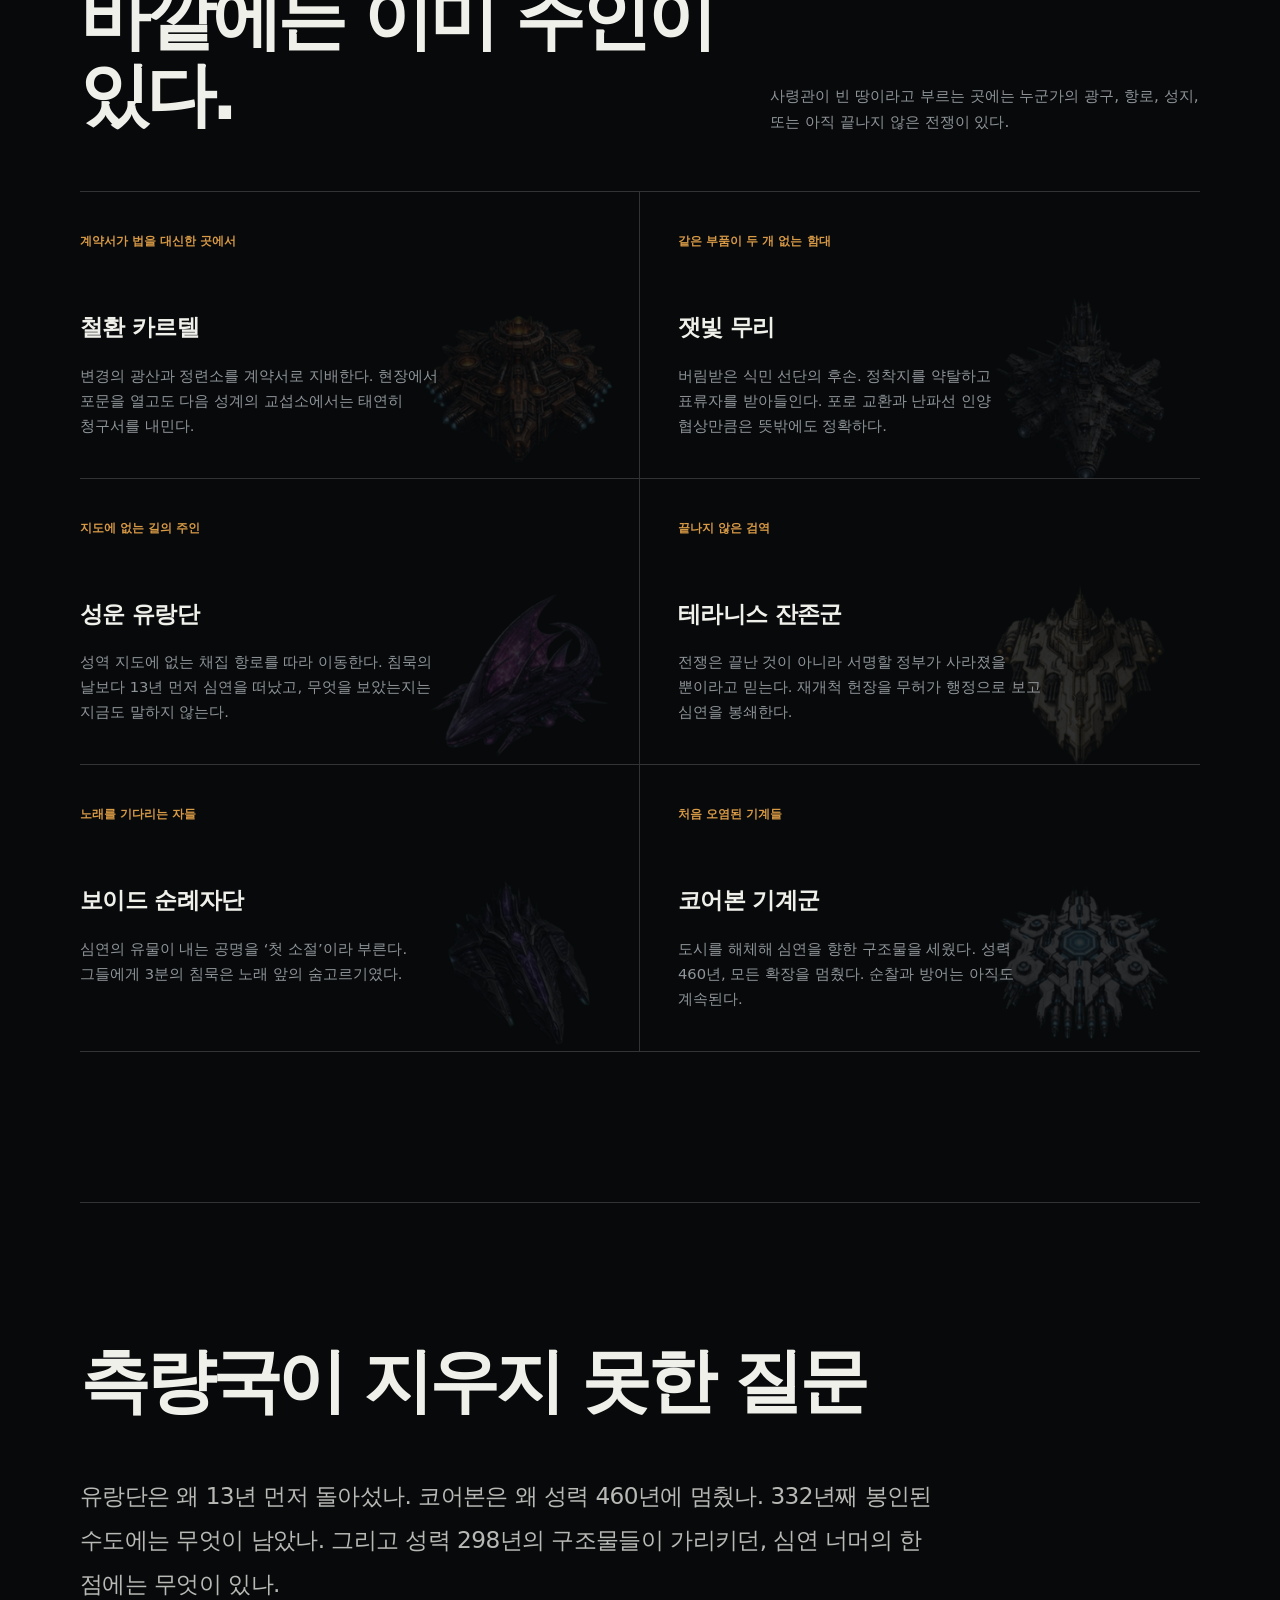
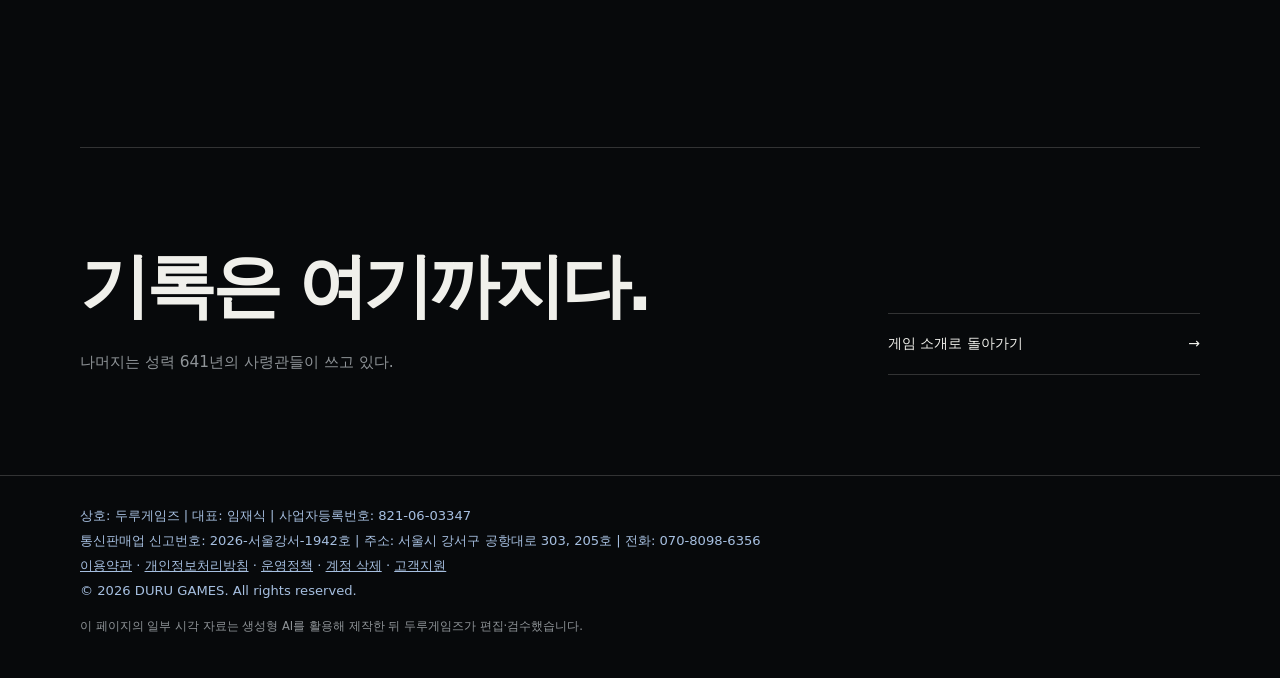
<file: serantum/world/index.html>
<!DOCTYPE html>
<html lang="ko">
<head>
<meta charset="utf-8">
<meta name="viewport" content="width=device-width, initial-scale=1">
<meta name="theme-color" content="#07090b">
<title>세란텀 세계관 | 두루게임즈</title>
<meta name="description" content="침묵의 날과 대봉인, 그리고 성력 641년 재개척 시대까지. 세란텀 은하의 역사와 세력을 소개합니다.">
<meta property="og:title" content="세란텀 세계관 — 은하는 한 번 죽었다">
<meta property="og:description" content="무너진 은하를 되찾으러 나가는 재개척 시대의 기록.">
<meta property="og:image" content="https://durugames.com/assets/serantum-world-hero.jpg">
<link rel="preload" as="image" href="/assets/serantum-world-hero.jpg" fetchpriority="high">
<link rel="stylesheet" href="/style.css?v=20260812">
<style>
:root {
  --ser-bg: #07090b;
  --ser-ink: #f0f0eb;
  --ser-dim: #8f9498;
  --ser-line: rgba(240, 240, 235, 0.18);
  --ser-mark: #d89a45;
}

html { scroll-behavior: smooth; }

body {
  background-color: var(--ser-bg);
  background-image: linear-gradient(rgba(7, 9, 11, 0.86), rgba(7, 9, 11, 0.96)), url("/assets/serantum-sections-v2.jpg");
  background-position: center;
  background-size: cover;
  background-attachment: fixed;
  background-repeat: no-repeat;
  color: var(--ser-ink);
  word-break: keep-all;
  overflow-wrap: break-word;
}

main { padding: 0; }

header {
  position: absolute;
  inset: 0 0 auto;
  z-index: 10;
  border: 0;
  background: linear-gradient(#07090b, transparent);
  backdrop-filter: none;
}

header .wrap,
.world-shell {
  width: min(100% - 48px, 1120px);
  max-width: none;
  margin-inline: auto;
  padding: 0;
}

header .wrap { height: 72px; }
.logo span, nav a:hover { color: var(--ser-mark); }
nav a { color: rgba(240, 240, 235, 0.72); }
nav a[aria-current="page"] { color: #fff; }

.eyebrow {
  margin: 0 0 20px;
  color: var(--ser-mark);
  font-size: 0.76rem;
  font-weight: 700;
  letter-spacing: 0.22em;
  text-transform: uppercase;
}

.world-hero {
  position: relative;
  min-height: min(880px, 100svh);
  display: flex;
  align-items: flex-end;
  overflow: hidden;
  isolation: isolate;
}

.world-hero::after {
  content: "";
  position: absolute;
  inset: 0;
  z-index: -1;
  background:
    linear-gradient(90deg, rgba(5, 7, 8, 0.95) 0%, rgba(5, 7, 8, 0.62) 42%, rgba(5, 7, 8, 0.04) 76%),
    linear-gradient(0deg, var(--ser-bg) 0%, transparent 38%);
}

.world-hero__art {
  position: absolute;
  inset: 0;
  z-index: -2;
  width: 100%;
  height: 100%;
  object-fit: cover;
  object-position: center;
}

.world-hero__content { padding: 160px 0 94px; }

.world-hero h1 {
  max-width: 760px;
  margin: 0;
  font-size: clamp(3.5rem, 8.5vw, 7rem);
  font-weight: 800;
  line-height: 0.95;
  letter-spacing: -0.075em;
}

.world-hero__lead {
  max-width: 560px;
  margin: 34px 0 0;
  color: rgba(240, 240, 235, 0.76);
  font-size: clamp(1rem, 1.8vw, 1.14rem);
  line-height: 1.75;
}

.world-hero__link {
  display: inline-flex;
  gap: 14px;
  align-items: center;
  margin-top: 28px;
  padding: 10px 0;
  border-bottom: 1px solid var(--ser-line);
  color: var(--ser-ink);
  font-size: 0.86rem;
  font-weight: 650;
  text-decoration: none;
}

.world-hero__link:hover { color: var(--ser-mark); }

.archive-strip { border-block: 1px solid var(--ser-line); }
.archive-note { display: grid; grid-template-columns: 1.35fr 0.65fr; gap: 64px; align-items: end; padding: 50px 0; }
.archive-note p { margin: 0; color: var(--ser-ink); font-size: clamp(1.35rem, 2.6vw, 2rem); line-height: 1.5; letter-spacing: -0.035em; }
.archive-note cite { color: var(--ser-dim); font-size: 0.78rem; font-style: normal; line-height: 1.7; }

.world-intro,
.seal-note {
  display: grid;
  grid-template-columns: 0.6fr 1.4fr;
  gap: 64px;
}

.world-intro {
  padding: 150px 0 140px;
}

.world-intro h2,
.seal-note h2,
.section-head h2,
.unknowns h2,
.world-close h2 {
  margin: 0;
  padding: 0;
  border: 0;
  color: var(--ser-ink);
  font-size: clamp(2.4rem, 5.5vw, 4.8rem);
  line-height: 1.1;
  letter-spacing: -0.06em;
}

.world-intro__mark { margin: 8px 0 0; color: var(--ser-mark); font-size: 0.8rem; font-weight: 650; line-height: 1.7; }
.world-intro__copy { max-width: 650px; margin-top: 38px; color: var(--ser-dim); }
.world-intro__copy p { color: inherit; font-size: 1rem; }
.seal-note { padding: 0 0 150px; }

.chronicle { padding-bottom: 150px; }
.section-head { display: flex; justify-content: space-between; gap: 40px; align-items: end; margin-bottom: 56px; }
.section-head p { max-width: 430px; margin: 0; color: var(--ser-dim); }

.chronicle__row {
  display: grid;
  grid-template-columns: 110px 0.55fr 1.45fr;
  gap: 28px;
  align-items: baseline;
  padding: 30px 0;
  border-top: 1px solid var(--ser-line);
}

.chronicle__row:last-child { border-bottom: 1px solid var(--ser-line); }
.chronicle__year { color: var(--ser-mark); font: 650 0.76rem/1 ui-monospace, SFMono-Regular, Menlo, monospace; letter-spacing: 0.1em; }
.chronicle__row h3 { margin: 0; color: var(--ser-ink); font-size: 1.12rem; }
.chronicle__row p { margin: 0; color: var(--ser-dim); font-size: 0.92rem; }

.zones { padding: 140px 0; border-block: 1px solid var(--ser-line); }
.zones__grid { display: grid; grid-template-columns: repeat(3, 1fr); margin-top: 64px; border-block: 1px solid var(--ser-line); }

.zone {
  min-height: 360px;
  padding: 38px 34px 42px;
  border-right: 1px solid var(--ser-line);
  background: linear-gradient(180deg, rgba(216, 154, 69, 0.05), transparent 46%);
}

.zone:first-child { padding-left: 0; }
.zone:last-child { padding-right: 0; border-right: 0; }
.zone__number { color: var(--ser-mark); font-size: 0.76rem; font-weight: 650; }
.zone h3 { margin: 76px 0 8px; color: var(--ser-ink); font-size: 1.8rem; letter-spacing: -0.04em; }
.zone h3 span { display: block; margin-top: 8px; color: var(--ser-dim); font: 600 0.72rem/1 ui-monospace, SFMono-Regular, Menlo, monospace; letter-spacing: 0.12em; }
.zone p { margin: 24px 0 0; color: var(--ser-dim); font-size: 0.92rem; }

.factions { padding: 150px 0; }
.factions__grid { display: grid; grid-template-columns: repeat(2, 1fr); border-top: 1px solid var(--ser-line); }

.faction {
  position: relative;
  min-height: 270px;
  padding: 34px 38px 40px 0;
  border-right: 1px solid var(--ser-line);
  border-bottom: 1px solid var(--ser-line);
  overflow: hidden;
}

.faction:nth-child(even) { padding-right: 0; padding-left: 38px; border-right: 0; }
.faction__type, .faction h3, .faction p { position: relative; z-index: 1; }
.faction__type { color: var(--ser-mark); font-size: 0.74rem; font-weight: 650; }
.faction h3 { margin: 54px 0 16px; color: var(--ser-ink); font-size: 1.45rem; letter-spacing: -0.03em; }
.faction p { max-width: 72%; margin: 0; color: var(--ser-dim); font-size: 0.92rem; }
.faction__ship { position: absolute; right: 10px; bottom: -22px; width: min(44%, 220px); height: auto; opacity: 0.17; filter: saturate(0.7); pointer-events: none; }

.unknowns { padding: 140px 0; border-top: 1px solid var(--ser-line); }
.unknowns__copy { max-width: 900px; margin: 54px 0 0; color: rgba(240, 240, 235, 0.76); font-size: clamp(1.12rem, 2vw, 1.45rem); line-height: 1.9; letter-spacing: -0.025em; }

.world-close {
  display: grid;
  grid-template-columns: 1.4fr 0.6fr;
  gap: 80px;
  align-items: end;
  padding: 100px 0;
  border-top: 1px solid var(--ser-line);
}

.world-close p { margin: 24px 0 0; color: var(--ser-dim); }
.world-close__link { display: flex; justify-content: space-between; gap: 24px; padding: 18px 0; border-block: 1px solid var(--ser-line); color: var(--ser-ink); text-decoration: none; font-size: 0.88rem; }
.world-close__link:hover { color: var(--ser-mark); }

footer { border-color: var(--ser-line); }
footer .wrap { width: min(100% - 48px, 1120px); max-width: none; padding: 0; }
footer .production-note { margin: 12px 0 0; color: var(--ser-dim); font-size: 0.72rem; }

@media (max-width: 760px) {
  header .wrap,
  .world-shell,
  footer .wrap { width: min(100% - 36px, 1120px); }
  header .wrap { height: 64px; }
  nav a { margin-left: 14px; }
  nav a:nth-child(n + 3) { display: none; }
  .world-hero { min-height: 720px; }
  .world-hero::after { background: linear-gradient(0deg, var(--ser-bg) 2%, rgba(5, 7, 8, 0.18) 64%, rgba(5, 7, 8, 0.72) 100%); }
  .world-hero__art { object-position: 64% center; }
  .world-hero__content { padding: 130px 0 72px; }
  .world-hero h1 { max-width: 540px; font-size: clamp(3.15rem, 15vw, 5.2rem); }
  .archive-note { grid-template-columns: 1fr; gap: 18px; padding: 38px 0; }
  .world-intro,
  .seal-note { grid-template-columns: 1fr; gap: 28px; }
  .world-intro { padding: 100px 0; }
  .seal-note { padding-bottom: 100px; }
  .world-intro__copy { margin-top: 26px; }
  .chronicle { padding-bottom: 100px; }
  .section-head { display: block; margin-bottom: 40px; }
  .section-head p { margin-top: 20px; }
  .chronicle__row { grid-template-columns: 62px 1fr; gap: 12px 16px; }
  .chronicle__row p { grid-column: 2; }
  .zones { padding: 100px 0; }
  .zones__grid { grid-template-columns: 1fr; margin-top: 44px; }
  .zone, .zone:first-child, .zone:last-child { min-height: auto; padding: 34px 0 40px; border-right: 0; border-bottom: 1px solid var(--ser-line); }
  .zone:last-child { border-bottom: 0; }
  .zone h3 { margin-top: 46px; }
  .factions { padding: 100px 0; }
  .factions__grid { grid-template-columns: 1fr; }
  .faction, .faction:nth-child(even) { min-height: auto; padding: 34px 0 40px; border-right: 0; }
  .faction h3 { margin-top: 44px; }
  .faction p { max-width: 76%; }
  .faction__ship { right: -10px; bottom: -8px; width: 150px; opacity: 0.13; }
  .unknowns { padding: 100px 0; }
  .unknowns__copy { margin-top: 38px; }
  .world-close { grid-template-columns: 1fr; gap: 48px; padding: 72px 0; }
}

@media (prefers-reduced-motion: reduce) {
  html { scroll-behavior: auto; }
}
</style>
</head>
<body>
<header>
  <div class="wrap">
    <a class="logo" href="/">DURU<span>GAMES</span></a>
    <nav aria-label="주요 메뉴">
      <a href="/serantum/">게임</a>
      <a href="/serantum/world/" aria-current="page">세계관</a>
      <a href="/support/">고객지원</a>
      <a href="/terms/">이용약관</a>
      <a href="/privacy/">개인정보처리방침</a>
      <a href="/about/">About</a>
    </nav>
  </div>
</header>

<main>
  <section class="world-hero" aria-labelledby="world-title">
    <img class="world-hero__art" src="/assets/serantum-world-hero.jpg" alt="해체된 궤도 도시의 잔해로 심연을 향한 구조물을 세우는 코어본 함대" width="1915" height="821" fetchpriority="high">
    <div class="world-shell world-hero__content">
      <p class="eyebrow">세란텀 세계관</p>
      <h1 id="world-title">은하는 한 번 죽었다.</h1>
      <p class="world-hero__lead">성력 302년, 공허동력이 정확히 3분 동안 멈췄다. 전력이 돌아온 뒤에도 코어본은 사흘 동안 응답하지 않았다. 나흘째, 그들은 전쟁 대신 공사를 시작했다.</p>
      <a class="world-hero__link" href="#chronicle"><span>남은 기록</span><span aria-hidden="true">↓</span></a>
    </div>
  </section>

  <section class="archive-strip" aria-label="대봉인 기록">
    <div class="world-shell archive-note">
      <p>“우리가 판 것을, 우리가 묻는다.”</p>
      <cite>성력 309년<br>아스트라 프라임 봉쇄 재가 문서의 마지막 문장</cite>
    </div>
  </section>

  <section class="world-shell world-intro" aria-labelledby="intro-title">
    <p class="world-intro__mark">대봉인 이후<br>292년</p>
    <div>
      <h2 id="intro-title">사람들은 다시 바깥으로 나가기 시작했다.</h2>
      <div class="world-intro__copy">
        <p>수도와 항로를 잃은 생존자들은 중심부의 짧은 레인에 매달려 두 세기를 버텼다. 성력 601년, 재개척 헌장이 선포되면서 사령관들은 모성 하나와 낡은 지휘통제소를 받았다.</p>
        <p>좋은 행성과 옛 기술은 대부분 바깥에 남아 있다. 문제는 그곳이 빈 땅이 아니라는 것이다. 폐허에서 먼저 살아남은 자들, 멈춰 선 코어본, 그리고 3분의 침묵이 시작된 심연이 기다린다.</p>
      </div>
    </div>
  </section>

  <section class="world-shell seal-note" aria-labelledby="seal-title">
    <p class="world-intro__mark">성력 309년<br>최후의 명령</p>
    <div>
      <h2 id="seal-title">대봉인은 무엇을 막았나</h2>
      <div class="world-intro__copy">
        <p>침묵의 날 이후 코어본은 정거장과 도시를 뜯어 공허수정을 모았다. 그들이 향한 곳은 아스트라 프라임 지하의 에테르 준비은행, 은하 최대의 원석 저장고였다. 모든 스타레인이 수도를 향하도록 설계된 탓에 평화기의 교통망은 그대로 기계군의 진격로가 됐다.</p>
        <p>성력 309년 수도 방위선이 무너지자 테라니스 최후의 명령은 철수가 아니라 검역이었다. 수도와 금고, 코어본 선봉, 미처 빠져나오지 못한 시민들을 항로째 봉쇄했다. 대봉인은 수도를 지킨 장벽이 아니라, 함락된 수도를 통째로 묻어 재앙을 가둔 조치였다.</p>
        <p>봉인 직후 은하 전역의 코어본은 전진을 멈췄다. 목표를 잃어서인지, 다른 신호를 들었는지는 아직 모른다.</p>
      </div>
    </div>
  </section>

  <section id="chronicle" class="world-shell chronicle" aria-labelledby="chronicle-title">
    <div class="section-head">
      <h2 id="chronicle-title">세란텀 연대기</h2>
      <p>침묵의 날 전후로 사라진 기록이 많다. 아래 사건들은 서로 다른 생존 기록에서도 날짜가 일치한다.</p>
    </div>
    <div class="chronicle__row">
      <span class="chronicle__year">성력 1</span>
      <h3>테라니스 협약</h3>
      <p>중심부 항성 문명들이 통합 정부를 세우고 은하에 세란텀이라는 이름을 붙였다. 옛말로 ‘요람’이라는 뜻이었다.</p>
    </div>
    <div class="chronicle__row">
      <span class="chronicle__year">성력 76</span>
      <h3>스타레인 대간선</h3>
      <p>은하의 항로망이 완성됐다. 모든 레인은 결국 수도 아스트라 프라임을 향했다. 번영을 만든 구조는 훗날 기계군의 가장 빠른 진격로가 됐다.</p>
    </div>
    <div class="chronicle__row">
      <span class="chronicle__year">성력 244–267</span>
      <h3>공허수정의 시대</h3>
      <p>외곽에서 막대한 에너지를 품은 결정이 발견됐다. 코어본은 원석을 동력계에 사용했고, 테라니스는 에테르 결제의 담보라는 명목으로 수도 지하에 원석을 쌓기 시작했다.</p>
    </div>
    <div class="chronicle__row">
      <span class="chronicle__year">성력 289</span>
      <h3>선견자들의 이탈</h3>
      <p>훗날 성운 유랑단의 중심이 되는 선단들이 아무 설명 없이 심연의 채집 항로를 버렸다. 침묵의 날보다 13년 앞선 일이었다.</p>
    </div>
    <div class="chronicle__row">
      <span class="chronicle__year">성력 298</span>
      <h3>전조</h3>
      <p>최외곽 전초기지들이 하나씩 침묵했다. 기지 부품으로 만든 정체불명의 구조물은 모두 심연 너머의 같은 한 점을 향했다. 테라니스는 조사 결과를 봉인하고 시추량을 늘렸다.</p>
    </div>
    <div class="chronicle__row">
      <span class="chronicle__year">성력 302</span>
      <h3>침묵의 날</h3>
      <p>공허동력 계통이 은하 전역에서 3분간 멈췄다. 나흘째, 코어본은 도시를 점령하는 대신 해체하기 시작했다.</p>
    </div>
    <div class="chronicle__row">
      <span class="chronicle__year">성력 309</span>
      <h3>대봉인</h3>
      <p>테라니스는 함락된 수도와 공허수정 금고를 코어본 선봉, 남은 시민들과 함께 항로째 봉쇄했다. 정부는 사라졌고 은하는 대암흑기에 들어갔다.</p>
    </div>
    <div class="chronicle__row">
      <span class="chronicle__year">성력 407</span>
      <h3>첫 소절</h3>
      <p>난민 선단이 심연의 이상 지대에서 노래하는 유물을 발견했다. 3분의 침묵을 ‘노래 앞의 숨고르기’라 믿는 이들이 보이드 순례자단으로 모였다.</p>
    </div>
    <div class="chronicle__row">
      <span class="chronicle__year">성력 460</span>
      <h3>코어본의 정지</h3>
      <p>기계군이 모든 확장과 건설을 동시에 멈췄다. 구조물이 완성된 것인지, 무언가를 기다리는 것인지는 모른다. 순찰과 방어 활동은 지금도 계속된다.</p>
    </div>
    <div class="chronicle__row">
      <span class="chronicle__year">성력 522</span>
      <h3>성역 재점화</h3>
      <p>중심부 생존 성계들이 두 세기 만에 첫 성계 간 스타레인을 되살렸다. 봉인된 수도를 한가운데 둔 채, 안전 항로권은 성역이라 불리기 시작했다.</p>
    </div>
    <div class="chronicle__row">
      <span class="chronicle__year">성력 601</span>
      <h3>재개척 헌장</h3>
      <p>성역 정부·보험조합·조선 길드가 사령관 제도를 시작했다. 헌장의 마지막 당부는 짧았다. “이번에는 준비된 채로 마주하라.”</p>
    </div>
    <div class="chronicle__row">
      <span class="chronicle__year">성력 641</span>
      <h3>재개척 시대의 현재</h3>
      <p>새 세대의 사령관들이 모성을 받고 변경과 심연으로 나아간다. 성역 한가운데에서는 스스로 묻힌 수도가 332년째 침묵하고 있다.</p>
    </div>
  </section>

  <section class="zones" aria-labelledby="zones-title">
    <div class="world-shell">
      <div class="section-head">
        <h2 id="zones-title">성역에서 심연까지</h2>
        <p>경계는 지도에 그은 선이 아니다. 재점화된 항로가 닿는 곳까지가 성역이고, 그 바깥부터 삶의 규칙이 달라진다.</p>
      </div>
      <div class="zones__grid">
        <article class="zone">
          <span class="zone__number">안쪽</span>
          <h3>성역<span>SANCTUM</span></h3>
          <p>재점화된 항로와 헌장법이 닿는 중심부. 비교적 안전하지만 오래 개발된 탓에 손쉬운 자원은 대부분 바닥났다.</p>
        </article>
        <article class="zone">
          <span class="zone__number">개척 전선</span>
          <h3>변경<span>VERGE</span></h3>
          <p>새 항로와 폐허가 매일 발견되는 곳. 헌장이 선언한 소유권과 오래된 생존자의 권리가 가장 자주 충돌한다.</p>
        </article>
        <article class="zone">
          <span class="zone__number">바깥</span>
          <h3>심연<span>ABYSS</span></h3>
          <p>공허수정 이상 지대와 코어본의 정지선이 남은 최외곽. 한 번의 항해가 성역의 몇 배나 길고, 구조 신호가 닿는다는 보장도 없다.</p>
        </article>
      </div>
    </div>
  </section>

  <section class="world-shell factions" aria-labelledby="factions-title">
    <div class="section-head">
      <h2 id="factions-title">바깥에는 이미 주인이 있다.</h2>
      <p>사령관이 빈 땅이라고 부르는 곳에는 누군가의 광구, 항로, 성지, 또는 아직 끝나지 않은 전쟁이 있다.</p>
    </div>
    <div class="factions__grid">
      <article class="faction">
        <img class="faction__ship" src="/assets/serantum-factions/iron-ring.png" alt="" width="256" height="256" loading="lazy" decoding="async">
        <span class="faction__type">계약서가 법을 대신한 곳에서</span>
        <h3>철환 카르텔</h3>
        <p>변경의 광산과 정련소를 계약서로 지배한다. 현장에서 포문을 열고도 다음 성계의 교섭소에서는 태연히 청구서를 내민다.</p>
      </article>
      <article class="faction">
        <img class="faction__ship" src="/assets/serantum-factions/ashen-swarm.png" alt="" width="256" height="256" loading="lazy" decoding="async">
        <span class="faction__type">같은 부품이 두 개 없는 함대</span>
        <h3>잿빛 무리</h3>
        <p>버림받은 식민 선단의 후손. 정착지를 약탈하고 표류자를 받아들인다. 포로 교환과 난파선 인양 협상만큼은 뜻밖에도 정확하다.</p>
      </article>
      <article class="faction">
        <img class="faction__ship" src="/assets/serantum-factions/nebula-nomads.png" alt="" width="256" height="256" loading="lazy" decoding="async">
        <span class="faction__type">지도에 없는 길의 주인</span>
        <h3>성운 유랑단</h3>
        <p>성역 지도에 없는 채집 항로를 따라 이동한다. 침묵의 날보다 13년 먼저 심연을 떠났고, 무엇을 보았는지는 지금도 말하지 않는다.</p>
      </article>
      <article class="faction">
        <img class="faction__ship" src="/assets/serantum-factions/terranis-remnant.png" alt="" width="256" height="256" loading="lazy" decoding="async">
        <span class="faction__type">끝나지 않은 검역</span>
        <h3>테라니스 잔존군</h3>
        <p>전쟁은 끝난 것이 아니라 서명할 정부가 사라졌을 뿐이라고 믿는다. 재개척 헌장을 무허가 행정으로 보고 심연을 봉쇄한다.</p>
      </article>
      <article class="faction">
        <img class="faction__ship" src="/assets/serantum-factions/void-pilgrims.png" alt="" width="256" height="256" loading="lazy" decoding="async">
        <span class="faction__type">노래를 기다리는 자들</span>
        <h3>보이드 순례자단</h3>
        <p>심연의 유물이 내는 공명을 ‘첫 소절’이라 부른다. 그들에게 3분의 침묵은 노래 앞의 숨고르기였다.</p>
      </article>
      <article class="faction">
        <img class="faction__ship" src="/assets/serantum-factions/coreborn.png" alt="" width="256" height="256" loading="lazy" decoding="async">
        <span class="faction__type">처음 오염된 기계들</span>
        <h3>코어본 기계군</h3>
        <p>도시를 해체해 심연을 향한 구조물을 세웠다. 성력 460년, 모든 확장을 멈췄다. 순찰과 방어는 아직도 계속된다.</p>
      </article>
    </div>
  </section>

  <section class="world-shell unknowns" aria-labelledby="unknowns-title">
    <h2 id="unknowns-title">측량국이 지우지 못한 질문</h2>
    <p class="unknowns__copy">유랑단은 왜 13년 먼저 돌아섰나. 코어본은 왜 성력 460년에 멈췄나. 332년째 봉인된 수도에는 무엇이 남았나. 그리고 성력 298년의 구조물들이 가리키던, 심연 너머의 한 점에는 무엇이 있나.</p>
  </section>

  <section class="world-shell world-close" aria-labelledby="close-title">
    <div>
      <h2 id="close-title">기록은 여기까지다.</h2>
      <p>나머지는 성력 641년의 사령관들이 쓰고 있다.</p>
    </div>
    <a class="world-close__link" href="/serantum/"><span>게임 소개로 돌아가기</span><span aria-hidden="true">→</span></a>
  </section>
</main>

<footer>
  <div class="wrap">
    상호: 두루게임즈 | 대표: 임재식 | 사업자등록번호: 821-06-03347<br>
    통신판매업 신고번호: 2026-서울강서-1942호 | 주소: 서울시 강서구 공항대로 303, 205호 | 전화: 070-8098-6356<br>
    <a href="/terms/">이용약관</a> · <a href="/privacy/">개인정보처리방침</a> · <a href="/operation/">운영정책</a> ·
    <a href="/delete/">계정 삭제</a> · <a href="/support/">고객지원</a><br>
    © 2026 DURU GAMES. All rights reserved.
    <p class="production-note">이 페이지의 일부 시각 자료는 생성형 AI를 활용해 제작한 뒤 두루게임즈가 편집·검수했습니다.</p>
  </div>
</footer>
</body>
</html>
</file>
<file: style.css>
:root {
  --bg: #0d1119;
  --bg-grad: radial-gradient(1200px 600px at 70% -10%, #16233a 0%, #0d1119 60%);
  --panel: #161c28;
  --panel-border: rgba(56, 115, 179, 0.45);
  --text: #e5ebf2;
  --muted: #a6bfe0;
  --accent: #59d9ff;
  --link: #7cc4ff;
  --brand: #d89a45; /* 세란텀 페이지 --ser-mark와 동일 — 헤더 브랜드 색 */
}

* { margin: 0; padding: 0; box-sizing: border-box; }

body {
  font-family: "Pretendard Variable", Pretendard, -apple-system, BlinkMacSystemFont,
    "Apple SD Gothic Neo", "Malgun Gothic", system-ui, sans-serif;
  background: var(--bg) var(--bg-grad) no-repeat;
  color: var(--text);
  line-height: 1.7;
  min-height: 100vh;
}

.wrap { max-width: 860px; margin: 0 auto; padding: 0 24px; }

header {
  border-bottom: 1px solid var(--panel-border);
  background: rgba(13, 17, 25, 0.85);
  backdrop-filter: blur(6px);
  position: sticky; top: 0; z-index: 10;
}
header .wrap {
  display: flex; align-items: center; justify-content: space-between;
  height: 72px;
  width: min(100% - 48px, 1120px); max-width: none; padding: 0;
}
.logo {
  font-weight: 800; font-size: 1.15rem; letter-spacing: 0.06em;
  color: var(--text); text-decoration: none;
}
.logo span { color: var(--brand); }
nav a {
  color: rgba(240, 240, 235, 0.72); text-decoration: none; font-size: 0.9rem;
  margin-left: 18px;
}
nav a:hover { color: var(--brand); }
nav a[aria-current="page"] { color: #fff; }

main { padding: 56px 0 80px; }

h1 { font-size: 1.9rem; margin-bottom: 8px; letter-spacing: -0.01em; }
.sub { color: var(--muted); margin-bottom: 40px; font-size: 0.95rem; }

h2 {
  font-size: 1.2rem; margin: 40px 0 12px;
  padding-left: 12px; border-left: 3px solid var(--accent);
}
h3 { font-size: 1.02rem; margin: 24px 0 8px; color: var(--accent); }
p, li { color: var(--text); font-size: 0.96rem; }
main p { margin-bottom: 12px; }
ul, ol { padding-left: 22px; margin-bottom: 12px; }
li { margin-bottom: 4px; }
a { color: var(--link); }
strong { color: #fff; }

.card {
  background: var(--panel); border: 1px solid var(--panel-border);
  border-radius: 10px; padding: 24px 28px; margin-bottom: 20px;
}
.card h2 { margin-top: 0; }

table {
  width: 100%; border-collapse: collapse; margin: 12px 0 20px;
  font-size: 0.9rem;
}
th, td {
  border: 1px solid rgba(56, 115, 179, 0.3);
  padding: 8px 12px; text-align: left; vertical-align: top;
}
th { background: rgba(56, 115, 179, 0.15); color: var(--muted); white-space: nowrap; }

.notice {
  border: 1px solid rgba(89, 217, 255, 0.4);
  background: rgba(89, 217, 255, 0.07);
  border-radius: 8px; padding: 14px 18px; margin: 16px 0;
  font-size: 0.92rem;
}

.btn {
  display: inline-block; background: #26527f; color: #fff;
  padding: 12px 26px; border-radius: 8px; text-decoration: none;
  border: 0; cursor: pointer; font: inherit; font-weight: 600; margin: 8px 0;
}
.btn:hover { background: #2f649b; }

.form-help, .support-note { color: var(--muted); font-size: 0.85rem; }
.support-note { margin-top: 18px; }

.deletion-dialog {
  width: min(720px, calc(100% - 40px)); max-width: none; max-height: 90dvh;
  margin: auto; padding: 0; border: 1px solid var(--panel-border); border-radius: 14px;
  background: var(--panel); color: var(--text); box-shadow: 0 24px 80px rgba(0, 0, 0, 0.65);
  overflow: hidden; color-scheme: dark;
}
.deletion-dialog::backdrop { background: rgba(4, 8, 14, 0.78); backdrop-filter: blur(4px); }
.dialog-shell { display: flex; flex-direction: column; max-height: 90dvh; }
.dialog-header {
  display: flex; align-items: flex-start; justify-content: space-between; gap: 20px;
  padding: 20px 24px 18px; border-bottom: 1px solid var(--panel-border);
  background: #131a26; flex: 0 0 auto;
}
.dialog-header span { color: var(--accent); font-size: 0.75rem; font-weight: 700; }
.dialog-header h2 { margin: 2px 0 0; padding: 0; border: 0; font-size: 1.35rem; }
.dialog-close {
  width: 42px; height: 42px; border: 1px solid var(--panel-border); border-radius: 50%;
  background: transparent; color: var(--text); cursor: pointer; font: 300 1.7rem/1 sans-serif;
  flex: 0 0 auto;
}
.dialog-close:hover { color: var(--accent); border-color: var(--accent); }
.dialog-body { padding: 22px 24px 26px; overflow-y: auto; overscroll-behavior: contain; }
.dialog-intro { color: var(--muted); font-size: 0.9rem; }

.request-form { margin-top: 20px; }
.form-grid {
  display: grid; grid-template-columns: repeat(2, minmax(0, 1fr)); gap: 16px 20px;
}
.field { display: flex; flex-direction: column; gap: 6px; }
.field.full { grid-column: 1 / -1; }
.field label, .check-field { font-size: 0.9rem; font-weight: 600; color: var(--text); }
.field small { color: var(--muted); font-size: 0.78rem; }
.field input, .field select, .field textarea {
  width: 100%; border: 1px solid var(--panel-border); border-radius: 7px;
  background: #0d1420; color: var(--text); padding: 10px 12px;
  font: inherit; line-height: 1.45;
}
.field textarea { min-height: 100px; resize: vertical; }
.field input:focus, .field select:focus, .field textarea:focus {
  outline: 2px solid rgba(89, 217, 255, 0.35); border-color: var(--accent);
}
.check-field {
  display: flex; gap: 10px; align-items: flex-start; margin-top: 18px; font-weight: 400;
}
.check-field input { margin-top: 6px; flex: 0 0 auto; }
.form-actions { display: flex; align-items: center; gap: 14px; margin-top: 18px; flex-wrap: wrap; }
.form-actions .btn:disabled { cursor: wait; opacity: 0.6; }
.form-status { min-height: 1.5em; color: var(--muted); font-size: 0.9rem; }
.form-status.ok { color: #7ee3a1; }
.form-status.error { color: #ff9393; }

.hero { text-align: center; padding: 40px 0 24px; }
.hero h1 { font-size: 2.4rem; }
.hero p { color: var(--muted); font-size: 1.05rem; }

.game-card {
  display: flex; gap: 24px; align-items: center;
  background: var(--panel); border: 1px solid var(--panel-border);
  border-radius: 12px; padding: 28px; margin: 32px 0;
}
.game-card .thumb {
  width: 120px; height: 120px; border-radius: 16px; flex-shrink: 0;
  background: linear-gradient(135deg, #1b3a5c, #0e1a2b);
  border: 1px solid var(--panel-border);
  display: flex; align-items: center; justify-content: center;
  font-size: 2.4rem;
}
.game-card h2 { border: none; padding: 0; margin: 0 0 6px; }
.game-card p { color: var(--muted); font-size: 0.92rem; margin: 0; }

footer {
  border-top: 1px solid var(--panel-border);
  padding: 28px 0 40px; color: var(--muted); font-size: 0.82rem;
}
footer .wrap { line-height: 1.9; }
footer a { color: var(--muted); }

.placeholder { color: #e8b34b; }

@media (max-width: 600px) {
  nav a { margin-left: 12px; font-size: 0.82rem; }
  nav a:nth-child(n + 3) { display: none; } /* 세란텀 페이지와 동일 규칙 — 모바일은 앞 2개만 */
  .game-card { flex-direction: column; text-align: center; }
  .form-grid { grid-template-columns: 1fr; }
  .field.full { grid-column: auto; }
  .deletion-dialog { width: calc(100% - 16px); max-height: calc(100dvh - 16px); border-radius: 12px; }
  .dialog-shell { max-height: calc(100dvh - 16px); }
  .dialog-header { padding: 15px 16px 14px; }
  .dialog-header h2 { font-size: 1.15rem; }
  .dialog-close { width: 40px; height: 40px; }
  .dialog-body { padding: 16px 16px 20px; }
  .request-form { margin-top: 16px; }
  .form-grid { gap: 14px; }
  .form-actions { align-items: stretch; }
  .form-actions .btn, .form-status { width: 100%; }
  .delete-page .card > .btn { width: 100%; text-align: center; }
  h1 { font-size: 1.5rem; }
  .hero h1 { font-size: 1.9rem; }
}
</file>
